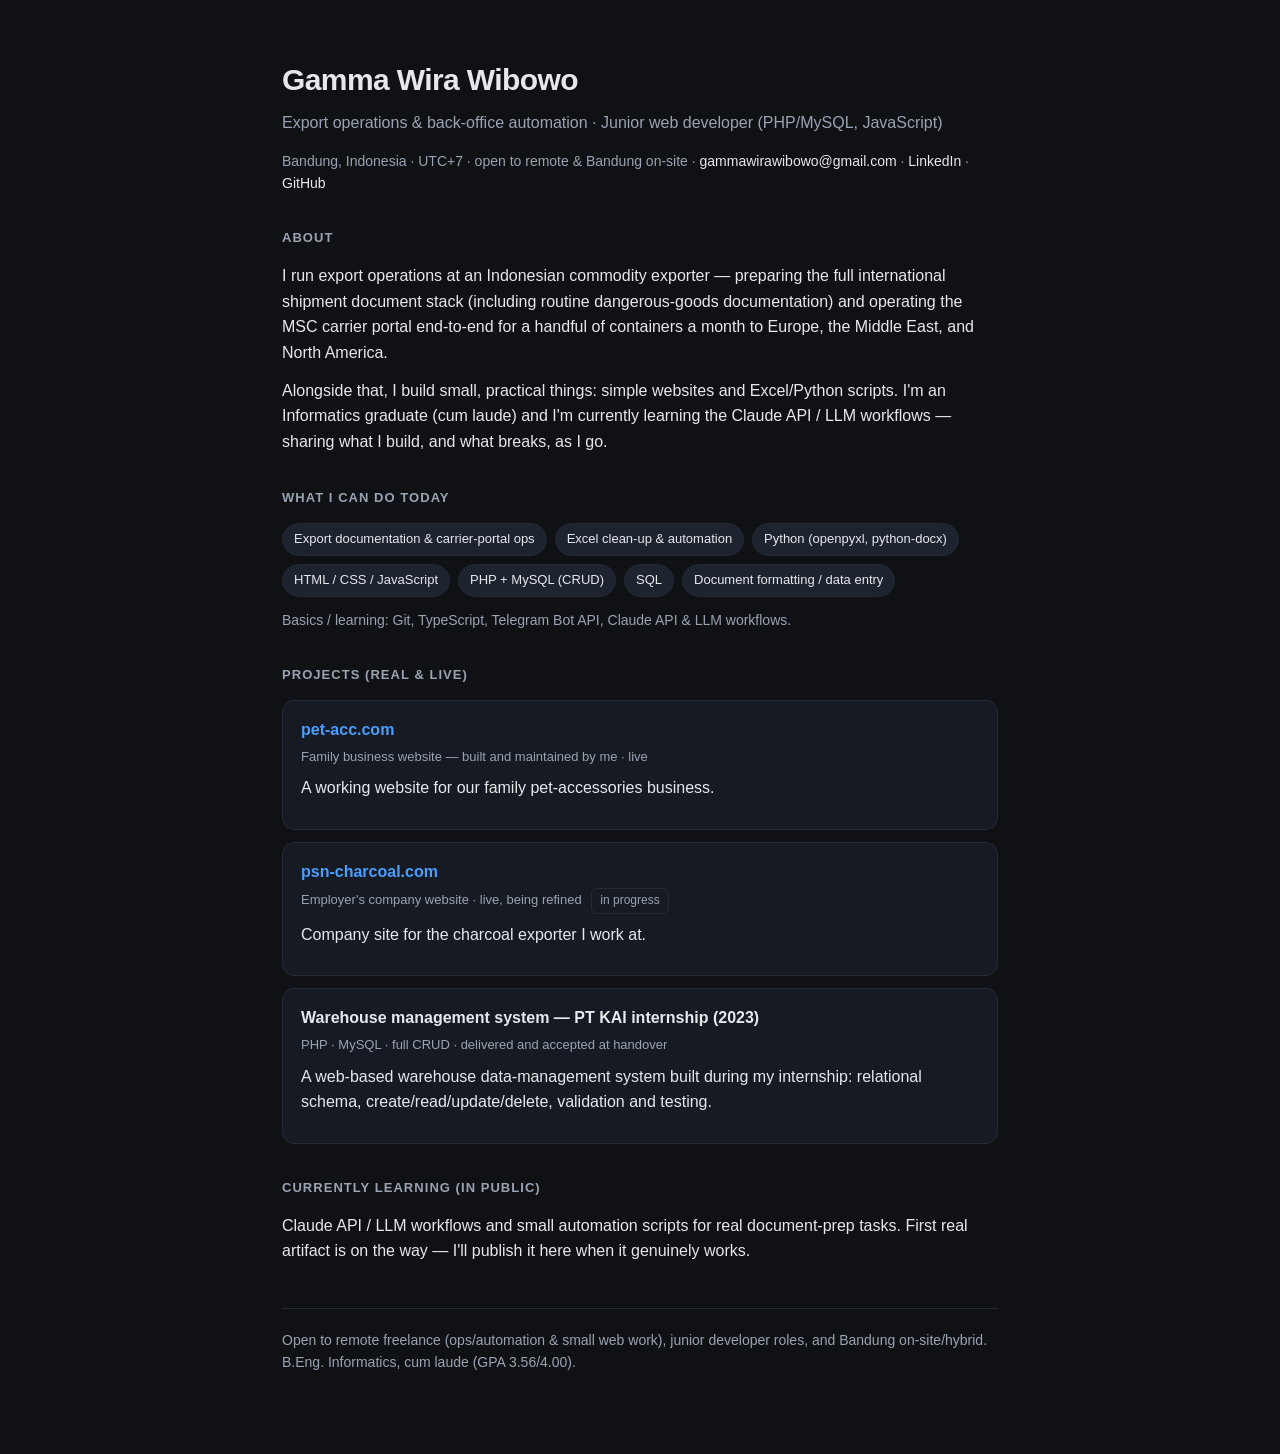
<file: index.html>
<!DOCTYPE html>
<html lang="en">
<head>
<meta charset="UTF-8" />
<meta name="viewport" content="width=device-width, initial-scale=1.0" />
<title>Gamma Wira Wibowo — Export Ops & Junior Web Developer</title>
<meta name="description" content="Export operations + back-office automation, and junior web development (PHP/MySQL, JavaScript). Excel & Python scripting. Learning AI/LLM in public. Bandung, Indonesia — open to remote." />
<style>
  :root{
    --bg:#0f1115; --panel:#161a22; --text:#e6e8ec; --muted:#9aa3b2;
    --accent:#4a9eff; --line:#242a35; --chip:#1d2430;
  }
  *{box-sizing:border-box;margin:0;padding:0}
  body{background:var(--bg);color:var(--text);font:16px/1.6 -apple-system,BlinkMacSystemFont,"Segoe UI",Roboto,Helvetica,Arial,sans-serif;-webkit-font-smoothing:antialiased}
  a{color:var(--accent);text-decoration:none}
  a:hover{text-decoration:underline}
  .wrap{max-width:760px;margin:0 auto;padding:56px 22px 80px}
  header h1{font-size:30px;letter-spacing:-.02em;margin-bottom:6px}
  header .role{color:var(--muted);font-size:16px;margin-bottom:14px}
  .meta{color:var(--muted);font-size:14px;margin-bottom:22px}
  .meta a{color:var(--text)}
  section{margin-top:34px}
  h2{font-size:13px;text-transform:uppercase;letter-spacing:.08em;color:var(--muted);margin-bottom:14px;font-weight:600}
  p{margin-bottom:12px}
  .card{background:var(--panel);border:1px solid var(--line);border-radius:12px;padding:16px 18px;margin-bottom:12px}
  .card h3{font-size:16px;margin-bottom:4px}
  .card .sub{color:var(--muted);font-size:13px;margin-bottom:8px}
  .chips{display:flex;flex-wrap:wrap;gap:8px;margin-top:6px}
  .chip{background:var(--chip);border:1px solid var(--line);border-radius:999px;padding:5px 11px;font-size:13px;color:var(--text)}
  .status{display:inline-block;font-size:12px;color:var(--muted);border:1px solid var(--line);border-radius:6px;padding:2px 8px;margin-left:6px}
  footer{margin-top:44px;padding-top:20px;border-top:1px solid var(--line);color:var(--muted);font-size:14px}
</style>
</head>
<body>
<div class="wrap">
  <header>
    <h1>Gamma Wira Wibowo</h1>
    <div class="role">Export operations &amp; back-office automation · Junior web developer (PHP/MySQL, JavaScript)</div>
    <div class="meta">
      Bandung, Indonesia · UTC+7 · open to remote &amp; Bandung on-site ·
      <a href="mailto:gammawirawibowo@gmail.com">gammawirawibowo@gmail.com</a> ·
      <a href="https://linkedin.com/in/gammawira">LinkedIn</a> ·
      <a href="https://github.com/Gamskie">GitHub</a>
    </div>
  </header>

  <section>
    <h2>About</h2>
    <p>I run export operations at an Indonesian commodity exporter — preparing the full international shipment document stack (including routine dangerous-goods documentation) and operating the MSC carrier portal end-to-end for a handful of containers a month to Europe, the Middle East, and North America.</p>
    <p>Alongside that, I build small, practical things: simple websites and Excel/Python scripts. I'm an Informatics graduate (cum laude) and I'm currently learning the Claude API / LLM workflows — sharing what I build, and what breaks, as I go.</p>
  </section>

  <section>
    <h2>What I can do today</h2>
    <div class="chips">
      <span class="chip">Export documentation &amp; carrier-portal ops</span>
      <span class="chip">Excel clean-up &amp; automation</span>
      <span class="chip">Python (openpyxl, python-docx)</span>
      <span class="chip">HTML / CSS / JavaScript</span>
      <span class="chip">PHP + MySQL (CRUD)</span>
      <span class="chip">SQL</span>
      <span class="chip">Document formatting / data entry</span>
    </div>
    <p style="margin-top:12px;color:var(--muted);font-size:14px">Basics / learning: Git, TypeScript, Telegram Bot API, Claude API &amp; LLM workflows.</p>
  </section>

  <section>
    <h2>Projects (real &amp; live)</h2>
    <div class="card">
      <h3><a href="https://pet-acc.com">pet-acc.com</a></h3>
      <div class="sub">Family business website — built and maintained by me · live</div>
      <p>A working website for our family pet-accessories business.</p>
    </div>
    <div class="card">
      <h3><a href="https://psn-charcoal.com">psn-charcoal.com</a></h3>
      <div class="sub">Employer's company website · live, being refined <span class="status">in progress</span></div>
      <p>Company site for the charcoal exporter I work at.</p>
    </div>
    <div class="card">
      <h3>Warehouse management system — PT KAI internship (2023)</h3>
      <div class="sub">PHP · MySQL · full CRUD · delivered and accepted at handover</div>
      <p>A web-based warehouse data-management system built during my internship: relational schema, create/read/update/delete, validation and testing.</p>
    </div>
  </section>

  <section>
    <h2>Currently learning (in public)</h2>
    <p>Claude API / LLM workflows and small automation scripts for real document-prep tasks. First real artifact is on the way — I'll publish it here when it genuinely works.</p>
  </section>

  <footer>
    Open to remote freelance (ops/automation &amp; small web work), junior developer roles, and Bandung on-site/hybrid. B.Eng. Informatics, cum laude (GPA 3.56/4.00).
  </footer>
</div>
</body>
</html>
</file>
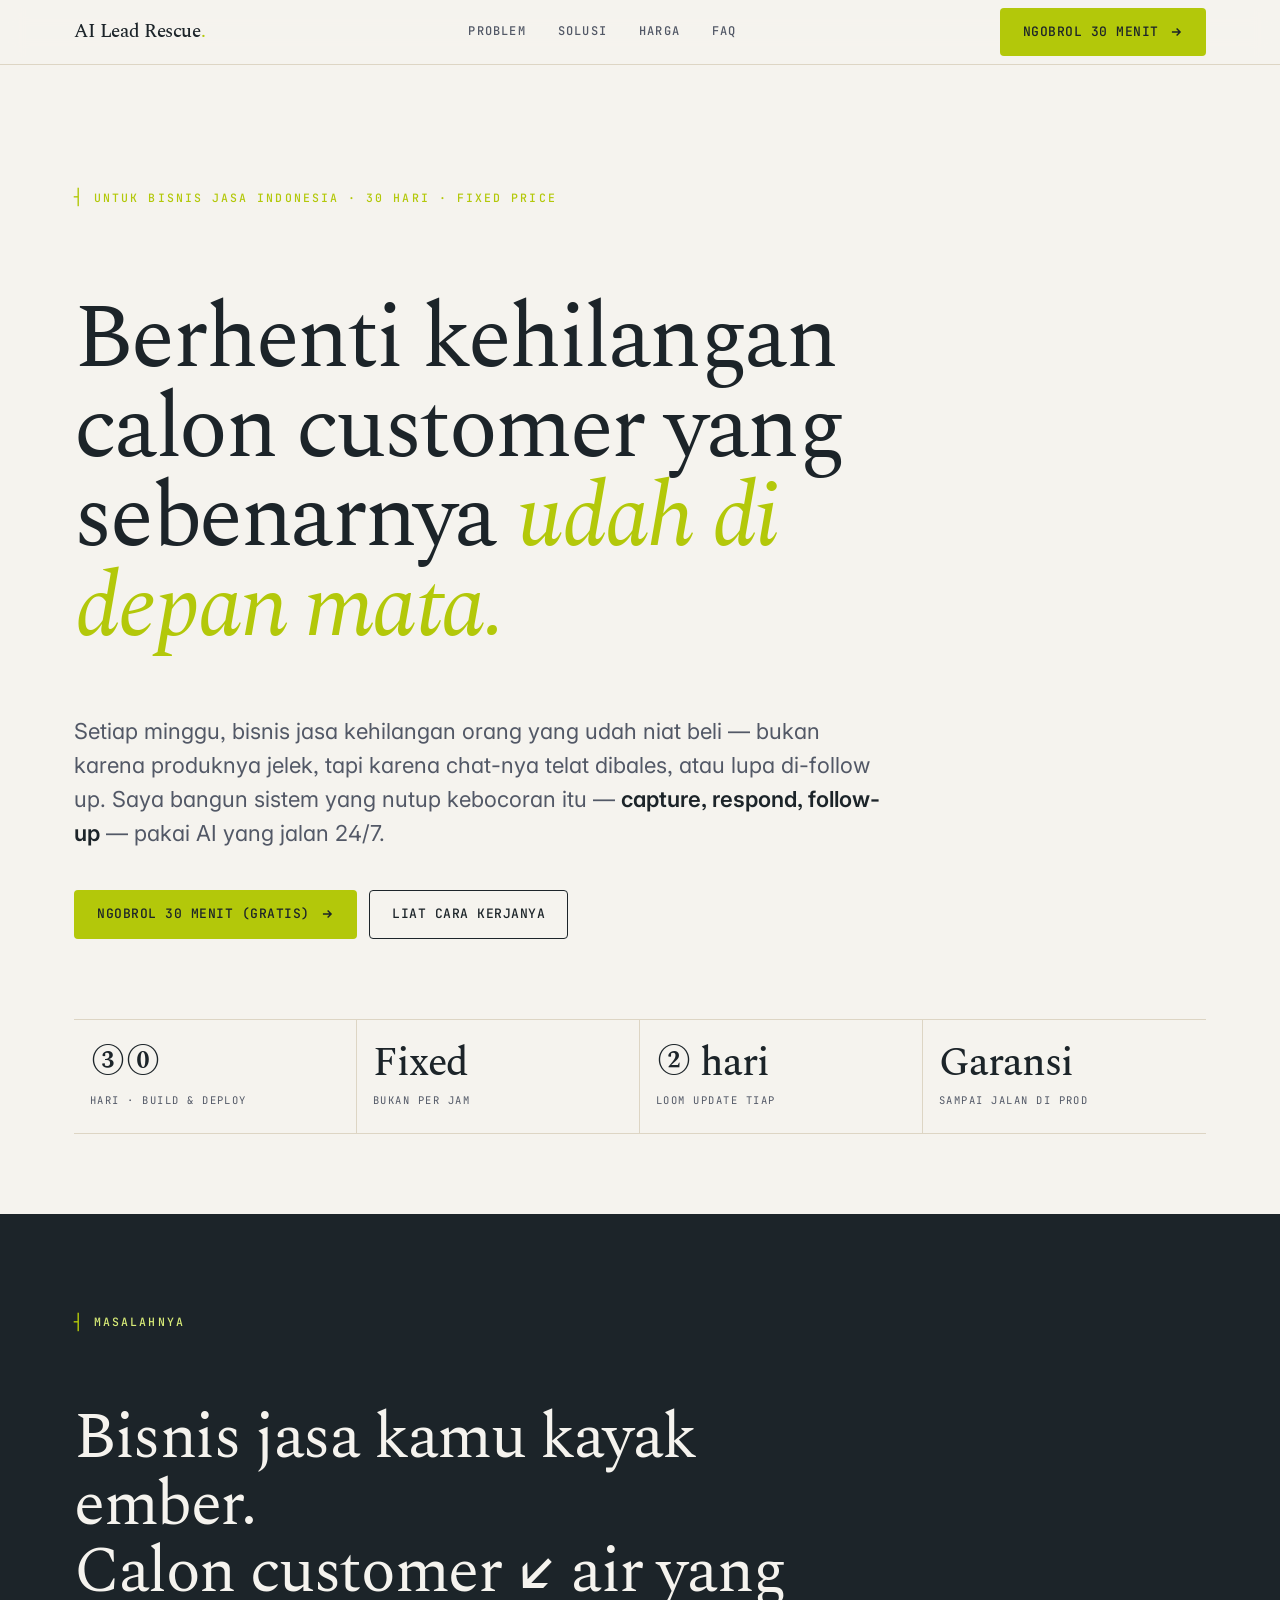
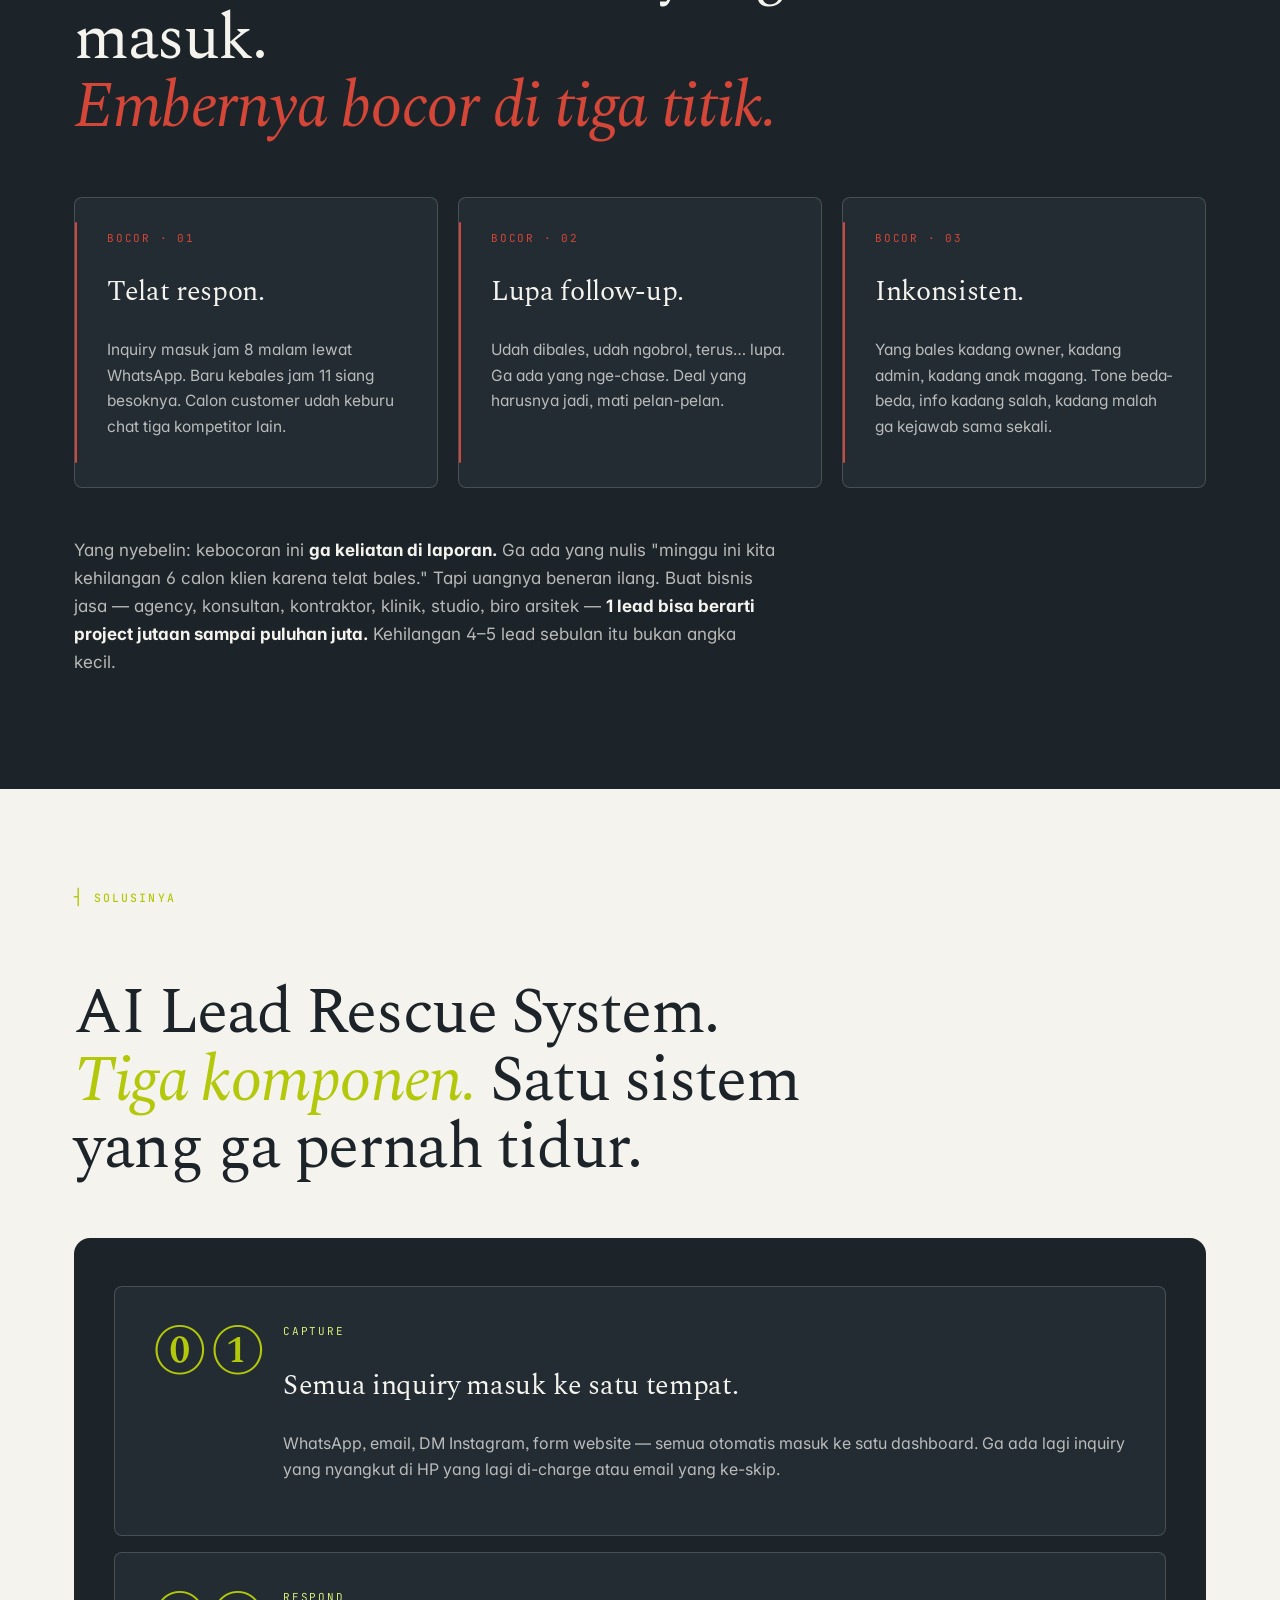
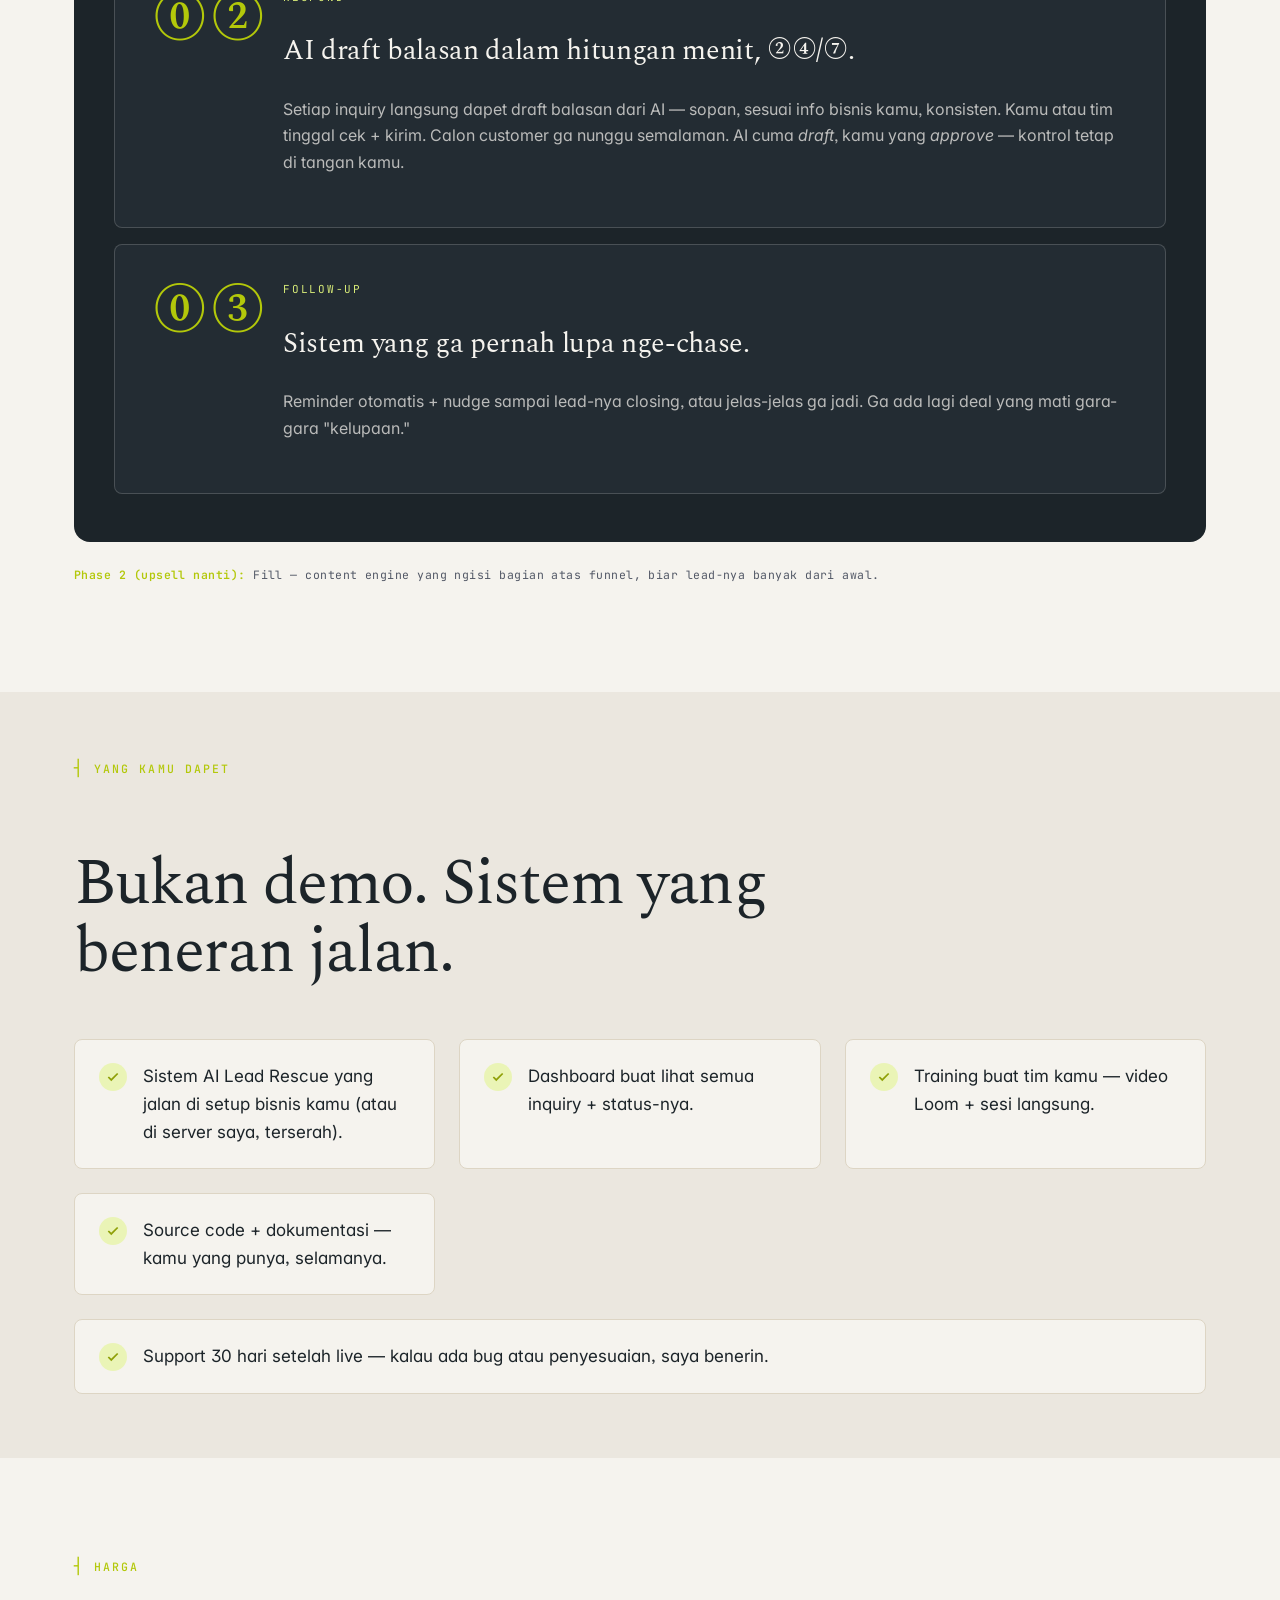
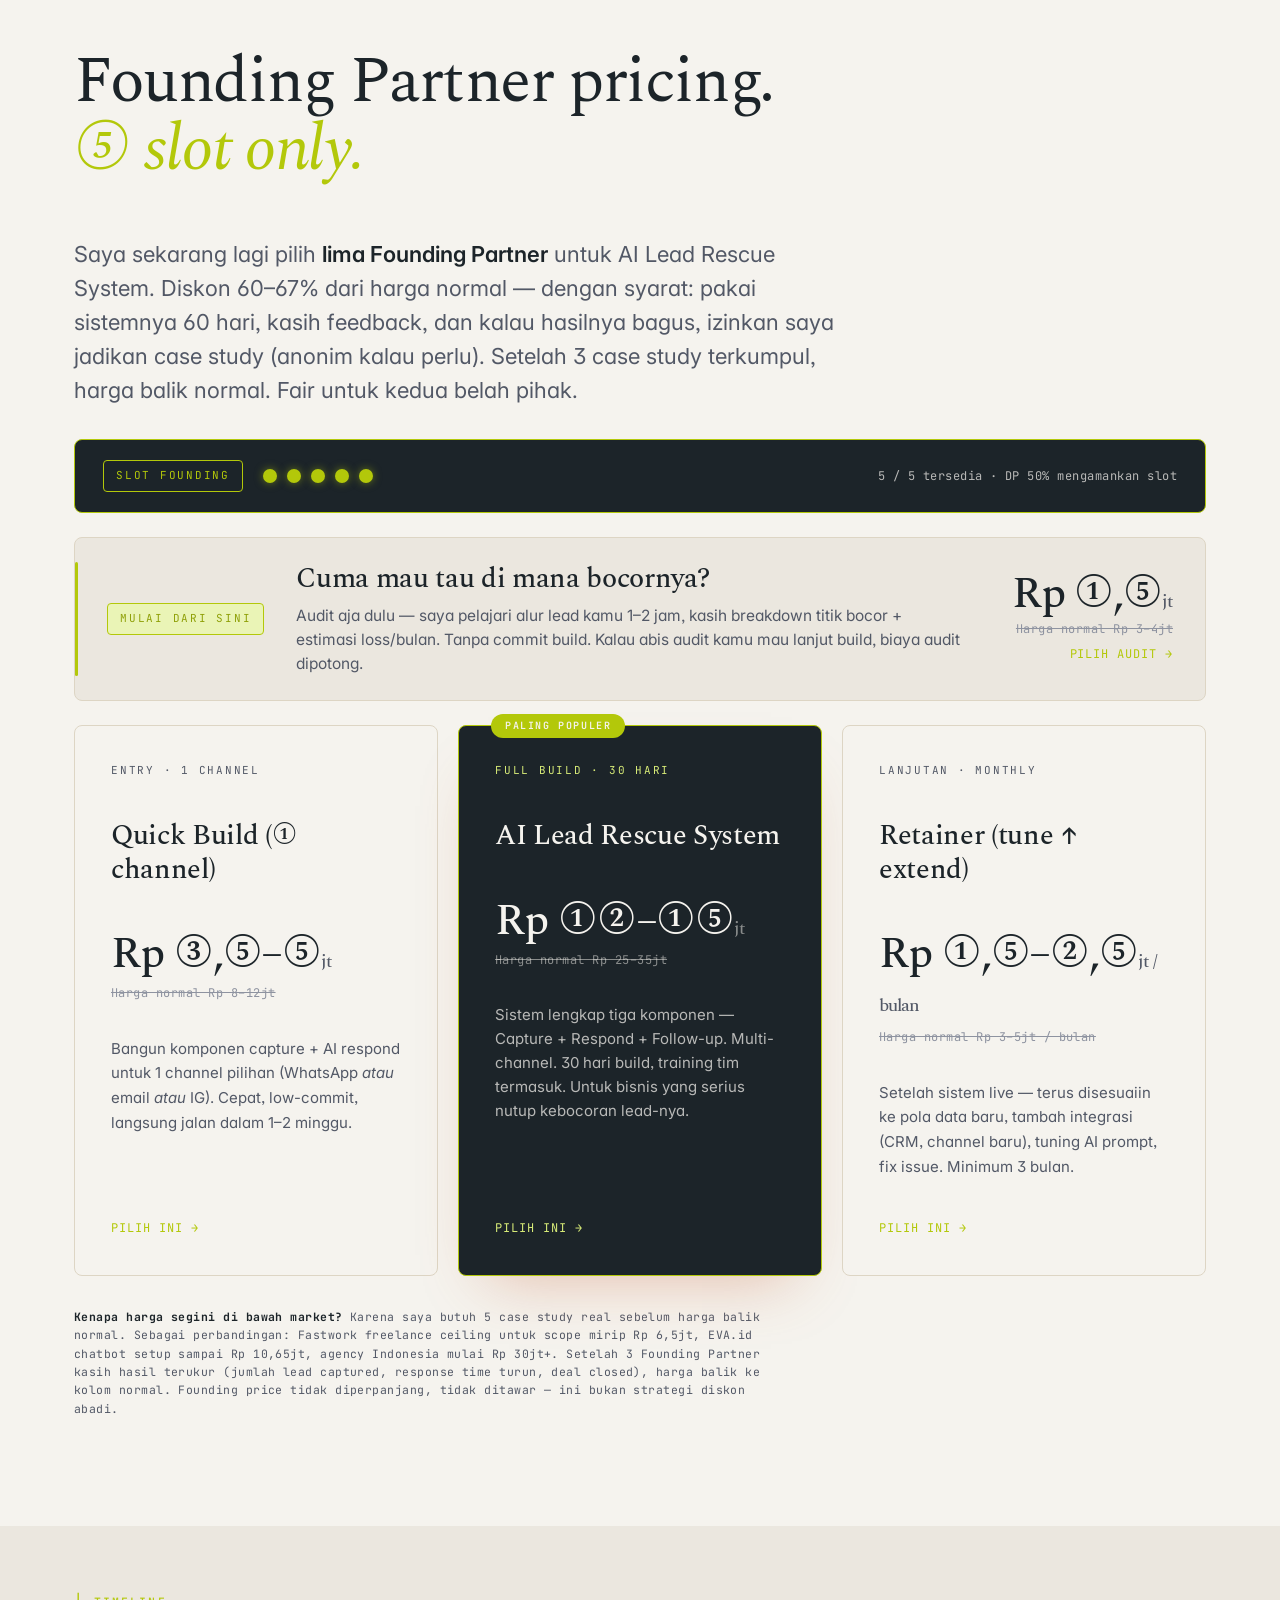
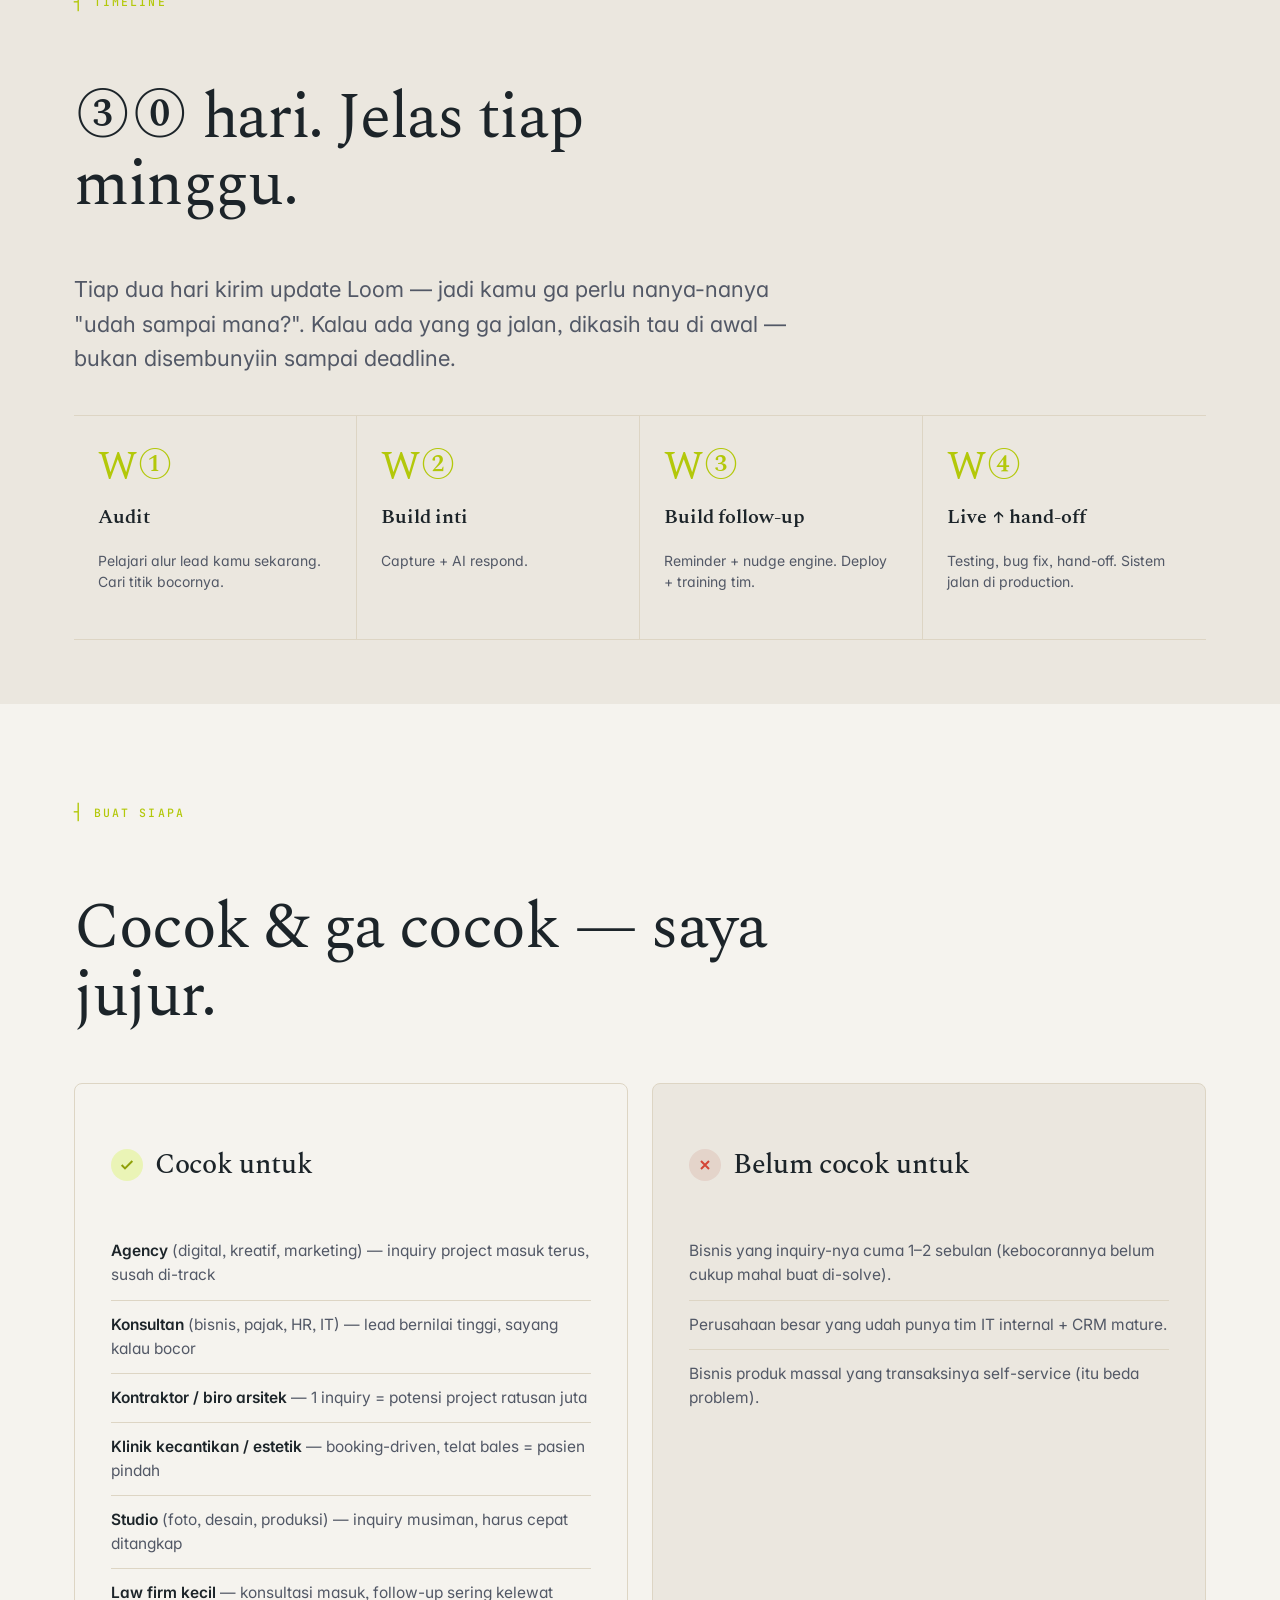
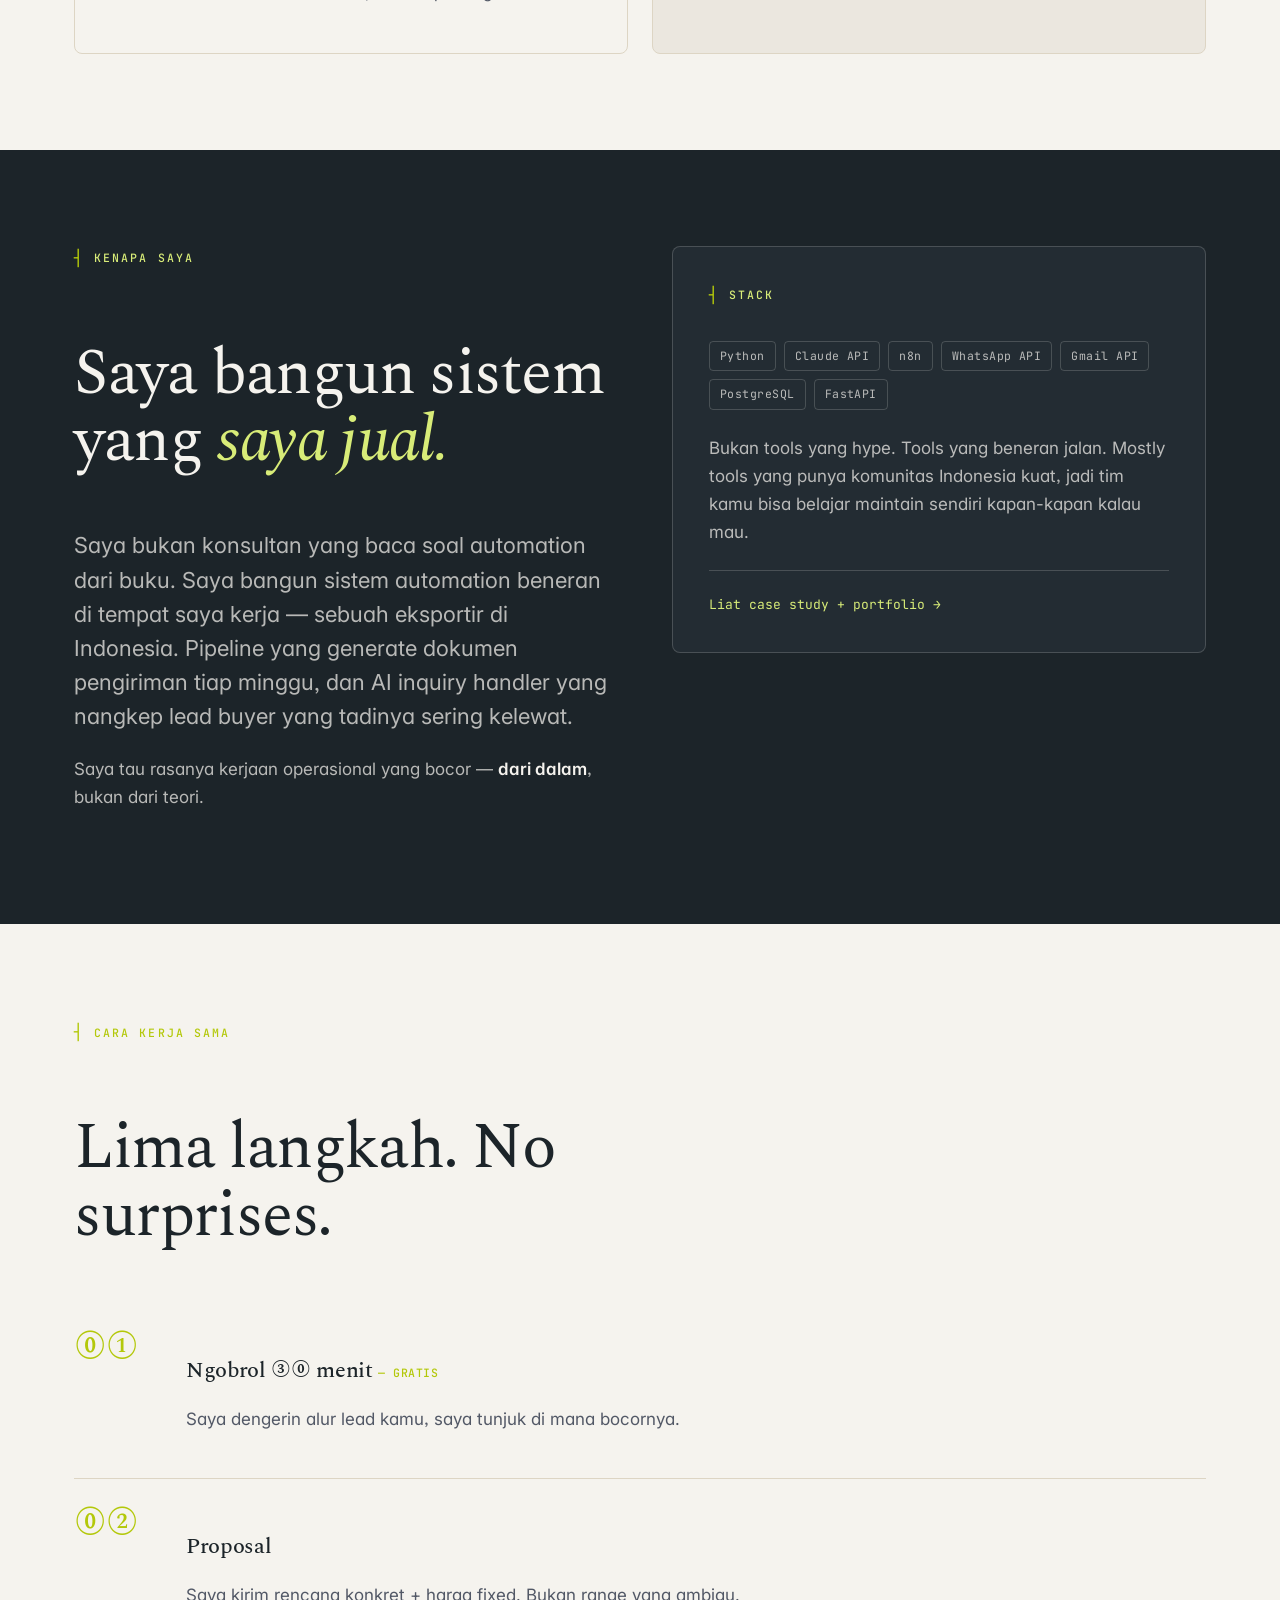
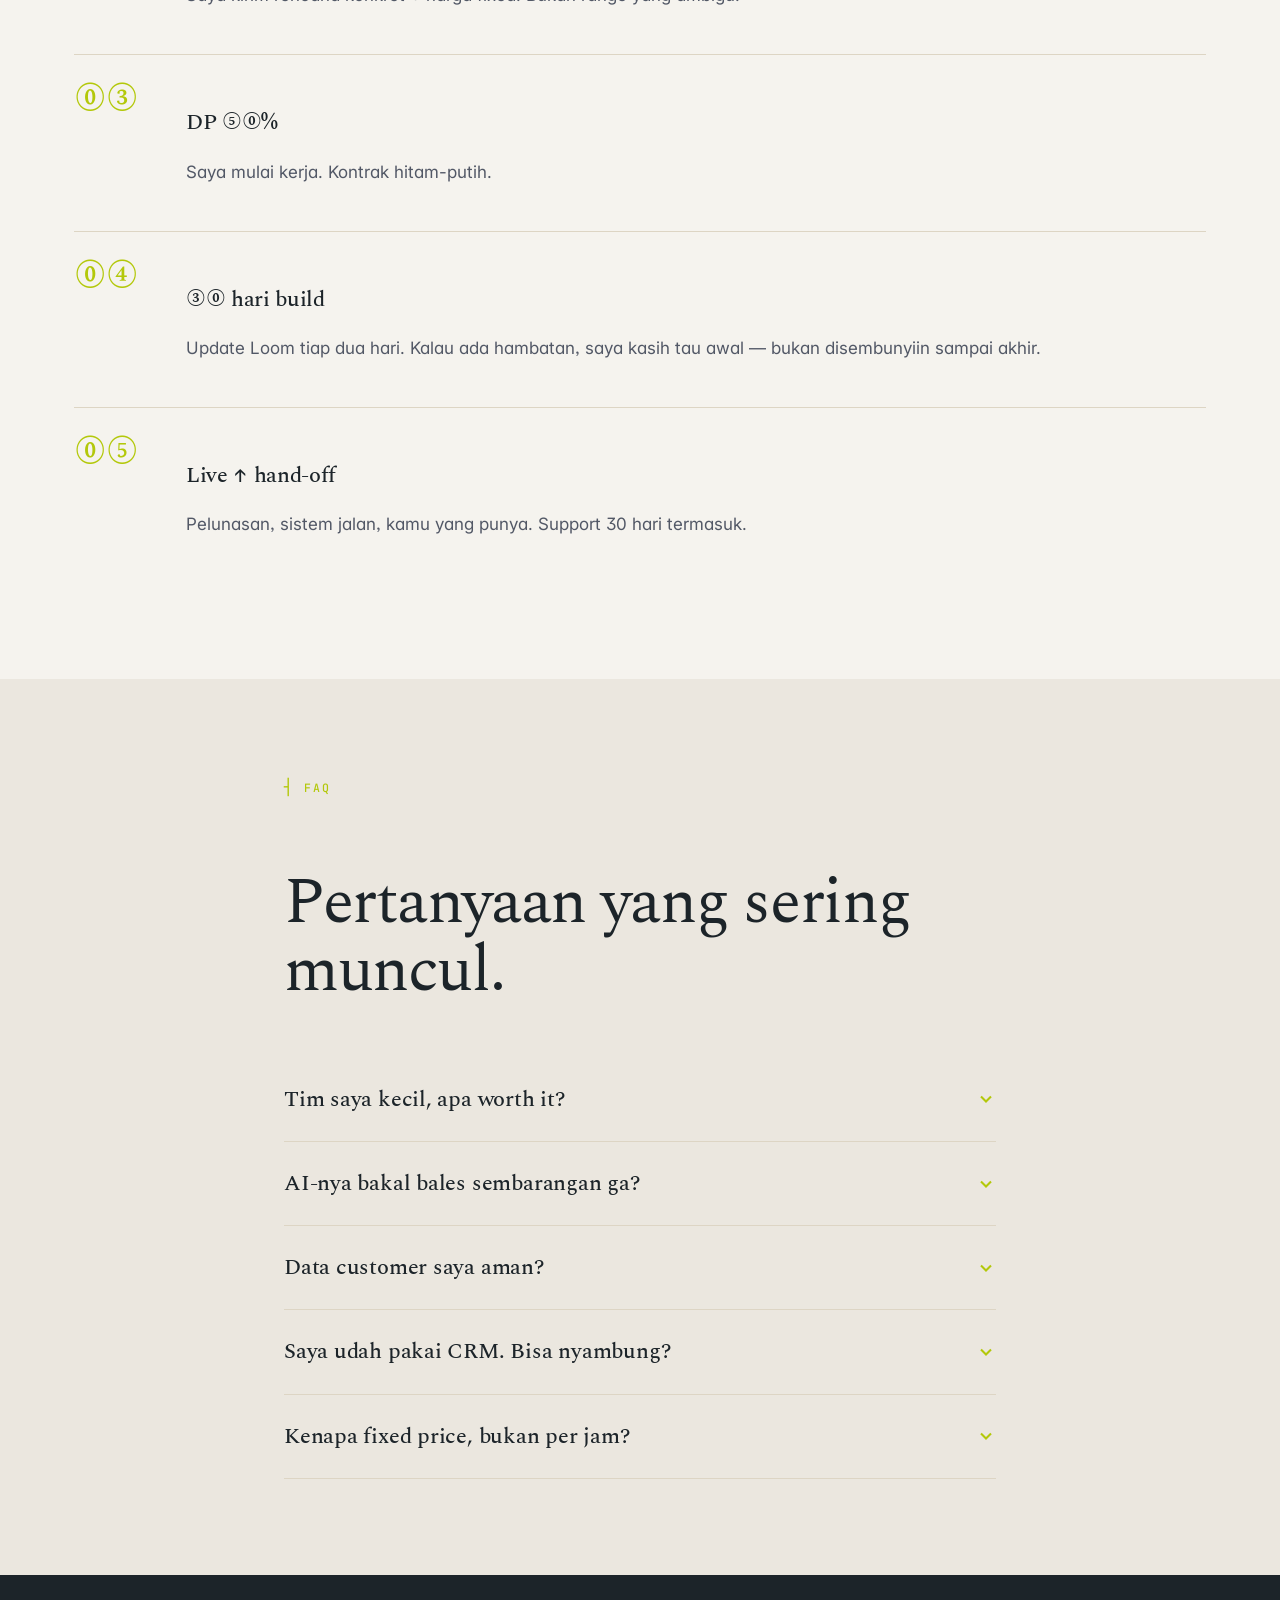
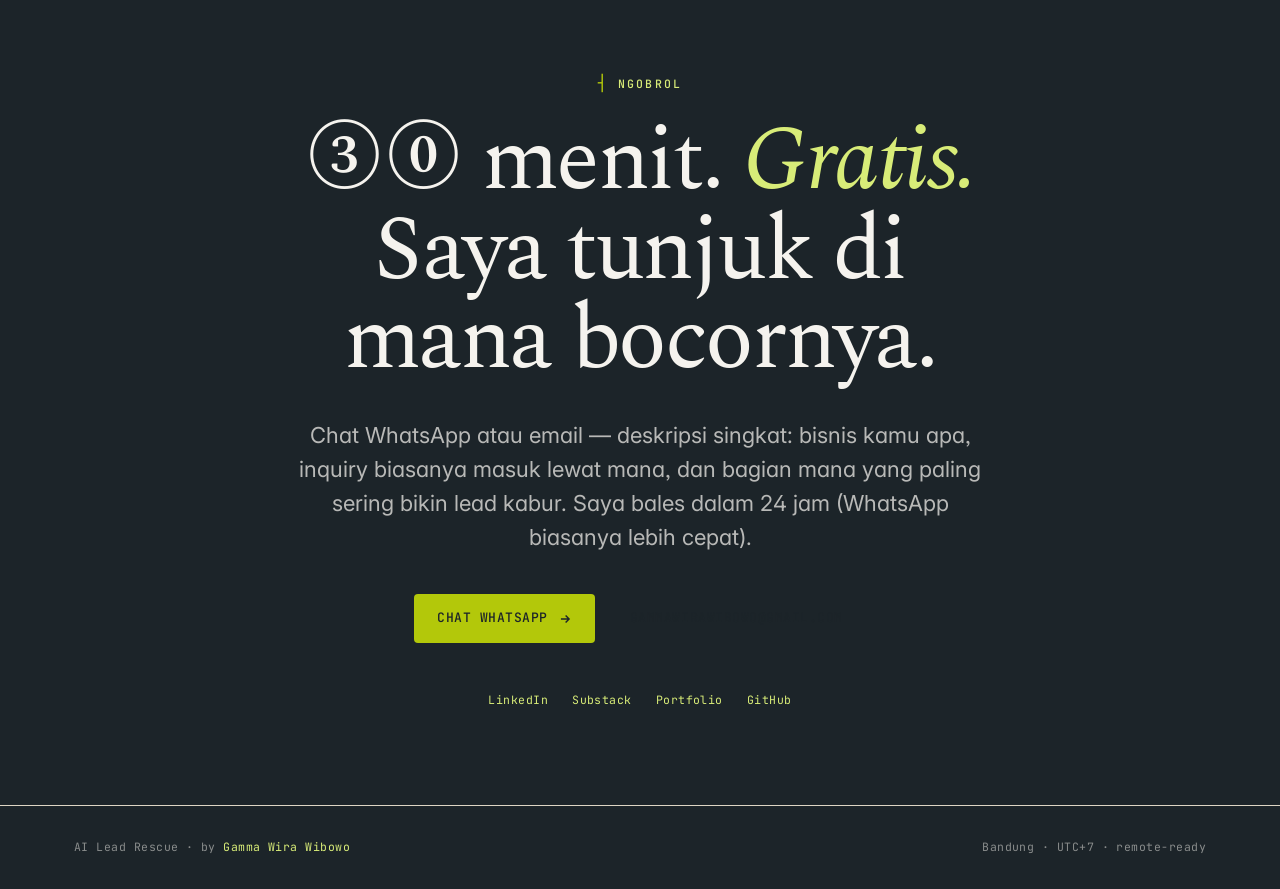
<file: lead-rescue/index.html>
<!DOCTYPE html>
<html lang="id">
<head>
<meta charset="UTF-8">
<meta name="viewport" content="width=device-width, initial-scale=1.0">
<title>AI Lead Rescue System — Berhenti kehilangan calon customer | Gamma Wira</title>
<meta name="description" content="Sistem AI yang nangkep setiap inquiry, balas dalam menit, follow-up sampai closing. Untuk bisnis jasa Indonesia: agency, konsultan, kontraktor, klinik, studio. Audit dari Rp 1,5jt, full build Founding Rp 12-15jt (5 slot terbatas).">
<meta name="theme-color" content="#1c2429">
<meta property="og:title" content="AI Lead Rescue System — Berhenti kehilangan calon customer">
<meta property="og:description" content="Sistem AI yang nutup kebocoran lead di bisnis jasa. Capture · Respond · Follow-up. 30 hari, fixed price.">
<meta property="og:type" content="website">
<link rel="icon" href="data:image/svg+xml,%3Csvg xmlns='http://www.w3.org/2000/svg' viewBox='0 0 32 32'%3E%3Crect width='32' height='32' rx='6' fill='%231c2429'/%3E%3Ctext x='16' y='23' font-family='Georgia,serif' font-size='20' font-weight='400' text-anchor='middle' fill='%23b3c80a'%3EL%3C/text%3E%3C/svg%3E">
<link rel="preconnect" href="https://fonts.googleapis.com">
<link rel="preconnect" href="https://fonts.gstatic.com" crossorigin>
<link href="https://fonts.googleapis.com/css2?family=Spectral:ital,wght@0,300;0,400;0,500;0,600;1,400;1,500&family=Inter:wght@400;500;600;700&family=JetBrains+Mono:wght@400;500&display=swap" rel="stylesheet">
<link rel="stylesheet" href="../assets/system.css">
<style>
  .grid-2 { display: grid; grid-template-columns: repeat(auto-fit, minmax(300px, 1fr)); gap: 24px; }
  .grid-3 { display: grid; grid-template-columns: repeat(auto-fit, minmax(260px, 1fr)); gap: 20px; }
  .grid-4 { display: grid; grid-template-columns: repeat(auto-fit, minmax(220px, 1fr)); gap: 16px; }

  .hero { padding: 120px 0 80px; }
  @media (max-width: 720px) { .hero { padding: 72px 0 56px; } }

  /* Leak cards — paper-light, danger tint border-left */
  .leak {
    padding: 32px;
    border-radius: var(--r-md);
    border: 1px solid var(--line-cream);
    background: var(--paper);
    position: relative;
  }
  .leak::before {
    content: '';
    position: absolute;
    left: 0;
    top: 24px;
    bottom: 24px;
    width: 2px;
    background: var(--danger);
    border-radius: 1px;
  }
  .leak-eyebrow {
    font-family: var(--font-mono);
    font-size: 11px;
    text-transform: uppercase;
    letter-spacing: 0.16em;
    color: var(--danger);
    margin-bottom: 12px;
  }

  /* Component step card on ink */
  .step-card {
    background: var(--ink-elevated);
    border: 1px solid var(--line-strong);
    border-radius: var(--r-md);
    padding: 36px;
    display: grid;
    grid-template-columns: 100px 1fr;
    gap: 32px;
    align-items: start;
  }
  @media (max-width: 720px) { .step-card { grid-template-columns: 1fr; gap: 16px; padding: 28px; } }
  .step-card-num {
    font-family: var(--font-display);
    font-size: 64px;
    line-height: 1;
    color: var(--ember);
    font-weight: 400;
  }
  .step-card-eyebrow {
    font-family: var(--font-mono);
    font-size: 11px;
    text-transform: uppercase;
    letter-spacing: 0.16em;
    color: var(--ember-soft);
    margin-bottom: 8px;
  }

  /* Get-what cards */
  .deliverable {
    display: flex;
    gap: 16px;
    padding: 22px 24px;
    border: 1px solid var(--line-cream);
    border-radius: var(--r-md);
    background: var(--paper);
  }
  .check-circle {
    flex-shrink: 0;
    width: 28px;
    height: 28px;
    border-radius: 50%;
    background: var(--ember-tint);
    color: var(--ember-deep);
    display: flex;
    align-items: center;
    justify-content: center;
    margin-top: 1px;
  }

  /* Pricing cards */
  .price-card {
    padding: 36px;
    border-radius: var(--r-md);
    border: 1px solid var(--line-cream);
    background: var(--paper);
    display: flex;
    flex-direction: column;
    position: relative;
  }
  .price-card.featured {
    background: var(--ink);
    color: var(--cream-text);
    border-color: var(--ember);
    box-shadow: 0 30px 60px -30px rgba(200,100,58,0.4);
  }
  .price-card.featured h3,
  .price-card.featured .price-value { color: var(--cream-text); }
  .price-eyebrow {
    font-family: var(--font-mono);
    font-size: 11px;
    text-transform: uppercase;
    letter-spacing: 0.16em;
    color: var(--ash);
    margin-bottom: 12px;
  }
  .price-card.featured .price-eyebrow { color: var(--ember-soft); }
  .price-tag-featured {
    position: absolute;
    top: -12px;
    left: 32px;
    padding: 4px 14px;
    background: var(--ember);
    color: var(--paper);
    border-radius: var(--r-full);
    font-family: var(--font-mono);
    font-size: 10px;
    text-transform: uppercase;
    letter-spacing: 0.16em;
    font-weight: 600;
  }
  .price-value {
    font-family: var(--font-display);
    font-size: 44px;
    line-height: 1;
    letter-spacing: -0.025em;
    font-weight: 500;
    color: var(--ink-text);
    margin: 18px 0 8px;
  }
  .price-value .unit { font-size: 18px; color: var(--ash); }
  .price-card.featured .price-value .unit { color: var(--cream-soft); }
  .price-usd {
    font-family: var(--font-mono);
    font-size: 13px;
    color: var(--ash);
    margin-bottom: 18px;
  }
  .price-card.featured .price-usd { color: var(--cream-soft); }
  .price-link {
    margin-top: auto;
    padding-top: 24px;
    font-family: var(--font-mono);
    font-size: 12px;
    letter-spacing: 0.08em;
    text-transform: uppercase;
    color: var(--ember);
    text-decoration: none;
    border-bottom: 1px solid transparent;
    align-self: flex-start;
  }
  .price-link:hover { border-bottom-color: var(--ember); }
  .price-card.featured .price-link { color: var(--ember-soft); }

  /* Timeline boxes */
  .timeline {
    display: grid;
    grid-template-columns: repeat(auto-fit, minmax(200px, 1fr));
    border-top: 1px solid var(--line-cream);
    border-bottom: 1px solid var(--line-cream);
  }
  .week {
    padding: 32px 24px;
    border-right: 1px solid var(--line-cream);
  }
  .week:last-child { border-right: none; }
  @media (max-width: 720px) {
    .timeline { grid-template-columns: repeat(2, 1fr); }
    .week:nth-child(2n) { border-right: none; }
    .week:nth-child(-n+2) { border-bottom: 1px solid var(--line-cream); }
  }
  .week-num {
    font-family: var(--font-display);
    font-size: 40px;
    line-height: 1;
    color: var(--ember);
  }

  /* Who is this for */
  .verdict-card {
    padding: 36px;
    border-radius: var(--r-md);
    border: 1px solid var(--line-cream);
    background: var(--paper);
  }
  .verdict-card.no { background: var(--paper-2); }
  .verdict-list { list-style: none; padding: 0; margin: 18px 0 0; }
  .verdict-list li {
    padding: 12px 0;
    font-size: 15.5px;
    line-height: 1.55;
    color: var(--ash);
    border-bottom: 1px solid var(--line-cream);
  }
  .verdict-list li:last-child { border-bottom: none; }
  .verdict-list strong { color: var(--ink-text); font-weight: 600; }

  /* Process steps */
  .proc-row {
    display: grid;
    grid-template-columns: 80px 1fr;
    gap: 32px;
    padding: 28px 0;
    border-bottom: 1px solid var(--line-cream);
    align-items: start;
  }
  .proc-row:last-child { border-bottom: none; }
  @media (max-width: 720px) { .proc-row { grid-template-columns: 60px 1fr; gap: 20px; } }
  .proc-num {
    font-family: var(--font-display);
    font-size: 36px;
    line-height: 1;
    color: var(--ember);
  }
  .proc-title {
    font-family: var(--font-display);
    font-size: 22px;
    letter-spacing: -0.015em;
    font-weight: 500;
    margin-bottom: 6px;
    color: var(--ink-text);
  }

  /* FAQ */
  details.faq {
    border-bottom: 1px solid var(--line-cream);
    padding: 24px 0;
  }
  details.faq > summary {
    list-style: none;
    cursor: pointer;
    display: flex;
    justify-content: space-between;
    align-items: center;
    gap: 16px;
    font-family: var(--font-display);
    font-size: 22px;
    letter-spacing: -0.01em;
    font-weight: 500;
    color: var(--ink-text);
  }
  details.faq > summary::-webkit-details-marker { display: none; }
  details.faq .chev {
    flex-shrink: 0;
    width: 20px;
    height: 20px;
    color: var(--ember);
    transition: transform 220ms var(--ease-out);
  }
  details.faq[open] .chev { transform: rotate(180deg); }
  details.faq .answer {
    margin-top: 14px;
    font-size: 16px;
    line-height: 1.7;
    color: var(--ash);
    max-width: 64ch;
  }

  /* Stack pills inside Why-me */
  .stack-pills { display: flex; flex-wrap: wrap; gap: 8px; margin-top: 16px; }

  .cta-row { display: flex; flex-wrap: wrap; gap: 12px; }
</style>
</head>
<body class="surface-paper">

<!-- NAV -->
<nav class="nav">
  <div class="container nav-inner">
    <a href="#top" class="brand-mark">AI Lead Rescue<span class="dot">.</span></a>
    <div class="nav-links">
      <a class="nav-link" href="#problem">Problem</a>
      <a class="nav-link" href="#solution">Solusi</a>
      <a class="nav-link" href="#pricing">Harga</a>
      <a class="nav-link" href="#faq">FAQ</a>
    </div>
    <a class="btn btn-primary" href="#contact">
      Ngobrol 30 menit
      <svg class="arrow" width="14" height="14" viewBox="0 0 24 24" fill="none" stroke="currentColor" stroke-width="2.5"><path d="M5 12h14M13 6l6 6-6 6"/></svg>
    </a>
  </div>
</nav>

<!-- HERO -->
<header id="top" class="hero">
  <div class="container">
    <div class="eyebrow" style="margin-bottom: 28px;">
      untuk bisnis jasa indonesia · 30 hari · fixed price
    </div>
    <h1 class="display t-hero" style="max-width: 18ch; color: var(--ink-text);">
      Berhenti kehilangan calon customer yang sebenarnya <em class="display-italic" style="color: var(--ember);">udah di depan mata.</em>
    </h1>
    <p class="t-lead" style="color: var(--ash); margin-top: 36px; max-width: 58ch;">
      Setiap minggu, bisnis jasa kehilangan orang yang udah niat beli — bukan karena produknya jelek, tapi karena chat-nya telat dibales, atau lupa di-follow up. Saya bangun sistem yang nutup kebocoran itu — <strong style="color: var(--ink-text); font-weight: 600;">capture, respond, follow-up</strong> — pakai AI yang jalan 24/7.
    </p>
    <div class="cta-row" style="margin-top: 40px;">
      <a class="btn btn-primary" href="https://wa.me/6583174237?text=Halo%20Gamma%2C%20saya%20lihat%20AI%20Lead%20Rescue.%20Boleh%20ngobrol%20soal%20lead%20bisnis%20saya%3F">
        Ngobrol 30 menit (gratis)
        <svg class="arrow" width="14" height="14" viewBox="0 0 24 24" fill="none" stroke="currentColor" stroke-width="2.5"><path d="M5 12h14M13 6l6 6-6 6"/></svg>
      </a>
      <a class="btn btn-ghost-light" href="#solution">Liat cara kerjanya</a>
    </div>

    <div class="stat-row" style="margin-top: 80px;">
      <div class="stat">
        <div class="stat-value">30</div>
        <div class="stat-label">Hari · build & deploy</div>
      </div>
      <div class="stat">
        <div class="stat-value">Fixed</div>
        <div class="stat-label">Bukan per jam</div>
      </div>
      <div class="stat">
        <div class="stat-value">2 hari</div>
        <div class="stat-label">Loom update tiap</div>
      </div>
      <div class="stat">
        <div class="stat-value">Garansi</div>
        <div class="stat-label">Sampai jalan di prod</div>
      </div>
    </div>
  </div>
</header>

<!-- PROBLEM -->
<section id="problem" class="surface-ink section">
  <div class="container">
    <div style="max-width: 760px; margin-bottom: 56px;">
      <div class="eyebrow" style="margin-bottom: 20px; color: var(--ember-soft);">Masalahnya</div>
      <h2 class="display t-display" style="color: var(--cream-text);">
        Bisnis jasa kamu kayak ember.<br>
        Calon customer = air yang masuk.<br>
        <em class="display-italic" style="color: var(--danger);">Embernya bocor di tiga titik.</em>
      </h2>
    </div>

    <div class="grid-3">
      <article class="leak" style="background: var(--ink-elevated); border-color: var(--line-strong);">
        <div class="leak-eyebrow">Bocor &middot; 01</div>
        <h3 class="display t-h3" style="color: var(--cream-text);">Telat respon.</h3>
        <p style="margin-top: 14px; color: var(--cream-muted); font-size: 15.5px; line-height: 1.65;">
          Inquiry masuk jam 8 malam lewat WhatsApp. Baru kebales jam 11 siang besoknya. Calon customer udah keburu chat tiga kompetitor lain.
        </p>
      </article>

      <article class="leak" style="background: var(--ink-elevated); border-color: var(--line-strong);">
        <div class="leak-eyebrow">Bocor &middot; 02</div>
        <h3 class="display t-h3" style="color: var(--cream-text);">Lupa follow-up.</h3>
        <p style="margin-top: 14px; color: var(--cream-muted); font-size: 15.5px; line-height: 1.65;">
          Udah dibales, udah ngobrol, terus… lupa. Ga ada yang nge-chase. Deal yang harusnya jadi, mati pelan-pelan.
        </p>
      </article>

      <article class="leak" style="background: var(--ink-elevated); border-color: var(--line-strong);">
        <div class="leak-eyebrow">Bocor &middot; 03</div>
        <h3 class="display t-h3" style="color: var(--cream-text);">Inkonsisten.</h3>
        <p style="margin-top: 14px; color: var(--cream-muted); font-size: 15.5px; line-height: 1.65;">
          Yang bales kadang owner, kadang admin, kadang anak magang. Tone beda-beda, info kadang salah, kadang malah ga kejawab sama sekali.
        </p>
      </article>
    </div>

    <p class="t-body" style="color: var(--cream-muted); margin-top: 48px; max-width: 64ch;">
      Yang nyebelin: kebocoran ini <strong style="color: var(--cream-text);">ga keliatan di laporan.</strong> Ga ada yang nulis "minggu ini kita kehilangan 6 calon klien karena telat bales." Tapi uangnya beneran ilang. Buat bisnis jasa &mdash; agency, konsultan, kontraktor, klinik, studio, biro arsitek &mdash; <strong style="color: var(--cream-text);">1 lead bisa berarti project jutaan sampai puluhan juta.</strong> Kehilangan 4&ndash;5 lead sebulan itu bukan angka kecil.
    </p>
  </div>
</section>

<!-- SOLUTION -->
<section id="solution" class="section">
  <div class="container">
    <div style="max-width: 760px; margin-bottom: 56px;">
      <div class="eyebrow" style="margin-bottom: 20px;">Solusinya</div>
      <h2 class="display t-display">
        AI Lead Rescue System.<br>
        <em class="display-italic" style="color: var(--ember);">Tiga komponen.</em> Satu sistem yang ga pernah tidur.
      </h2>
    </div>

    <div class="surface-ink" style="border-radius: var(--r-lg); padding: 48px 40px;">
      <div style="display: grid; gap: 16px;">
        <article class="step-card">
          <div>
            <div class="step-card-num">01</div>
          </div>
          <div>
            <div class="step-card-eyebrow">Capture</div>
            <h3 class="display t-h3" style="color: var(--cream-text);">Semua inquiry masuk ke satu tempat.</h3>
            <p style="margin-top: 12px; color: var(--cream-muted); font-size: 16px; line-height: 1.65;">
              WhatsApp, email, DM Instagram, form website &mdash; semua otomatis masuk ke satu dashboard. Ga ada lagi inquiry yang nyangkut di HP yang lagi di-charge atau email yang ke-skip.
            </p>
          </div>
        </article>

        <article class="step-card">
          <div>
            <div class="step-card-num">02</div>
          </div>
          <div>
            <div class="step-card-eyebrow">Respond</div>
            <h3 class="display t-h3" style="color: var(--cream-text);">AI draft balasan dalam hitungan menit, 24/7.</h3>
            <p style="margin-top: 12px; color: var(--cream-muted); font-size: 16px; line-height: 1.65;">
              Setiap inquiry langsung dapet draft balasan dari AI &mdash; sopan, sesuai info bisnis kamu, konsisten. Kamu atau tim tinggal cek + kirim. Calon customer ga nunggu semalaman. AI cuma <em>draft</em>, kamu yang <em>approve</em> &mdash; kontrol tetap di tangan kamu.
            </p>
          </div>
        </article>

        <article class="step-card">
          <div>
            <div class="step-card-num">03</div>
          </div>
          <div>
            <div class="step-card-eyebrow">Follow-up</div>
            <h3 class="display t-h3" style="color: var(--cream-text);">Sistem yang ga pernah lupa nge-chase.</h3>
            <p style="margin-top: 12px; color: var(--cream-muted); font-size: 16px; line-height: 1.65;">
              Reminder otomatis + nudge sampai lead-nya closing, atau jelas-jelas ga jadi. Ga ada lagi deal yang mati gara-gara "kelupaan."
            </p>
          </div>
        </article>
      </div>
    </div>

    <p class="fineprint" style="margin-top: 24px; color: var(--ash);">
      <strong style="color: var(--ember); font-weight: 600;">Phase 2 (upsell nanti):</strong> Fill &mdash; content engine yang ngisi bagian atas funnel, biar lead-nya banyak dari awal.
    </p>
  </div>
</section>

<!-- WHAT YOU GET -->
<section class="surface-paper-2 section-tight">
  <div class="container">
    <div style="max-width: 720px; margin-bottom: 48px;">
      <div class="eyebrow" style="margin-bottom: 20px;">Yang kamu dapet</div>
      <h2 class="display t-display">Bukan demo. Sistem yang beneran jalan.</h2>
    </div>

    <div class="grid-2">
      <div class="deliverable">
        <div class="check-circle">
          <svg width="14" height="14" viewBox="0 0 24 24" fill="none" stroke="currentColor" stroke-width="3"><path d="M20 6L9 17l-5-5"/></svg>
        </div>
        <span class="t-body" style="color: var(--ink-text);">Sistem AI Lead Rescue yang jalan di setup bisnis kamu (atau di server saya, terserah).</span>
      </div>
      <div class="deliverable">
        <div class="check-circle">
          <svg width="14" height="14" viewBox="0 0 24 24" fill="none" stroke="currentColor" stroke-width="3"><path d="M20 6L9 17l-5-5"/></svg>
        </div>
        <span class="t-body" style="color: var(--ink-text);">Dashboard buat lihat semua inquiry + status-nya.</span>
      </div>
      <div class="deliverable">
        <div class="check-circle">
          <svg width="14" height="14" viewBox="0 0 24 24" fill="none" stroke="currentColor" stroke-width="3"><path d="M20 6L9 17l-5-5"/></svg>
        </div>
        <span class="t-body" style="color: var(--ink-text);">Training buat tim kamu &mdash; video Loom + sesi langsung.</span>
      </div>
      <div class="deliverable">
        <div class="check-circle">
          <svg width="14" height="14" viewBox="0 0 24 24" fill="none" stroke="currentColor" stroke-width="3"><path d="M20 6L9 17l-5-5"/></svg>
        </div>
        <span class="t-body" style="color: var(--ink-text);">Source code + dokumentasi &mdash; kamu yang punya, selamanya.</span>
      </div>
      <div class="deliverable" style="grid-column: 1 / -1;">
        <div class="check-circle">
          <svg width="14" height="14" viewBox="0 0 24 24" fill="none" stroke="currentColor" stroke-width="3"><path d="M20 6L9 17l-5-5"/></svg>
        </div>
        <span class="t-body" style="color: var(--ink-text);">Support 30 hari setelah live &mdash; kalau ada bug atau penyesuaian, saya benerin.</span>
      </div>
    </div>
  </div>
</section>

<!-- PRICING -->
<section id="pricing" class="section">
  <div class="container">
    <div style="max-width: 760px; margin-bottom: 32px;">
      <div class="eyebrow" style="margin-bottom: 20px;">Harga</div>
      <h2 class="display t-display">Founding Partner pricing.<br><em class="display-italic" style="color: var(--ember);">5 slot only.</em></h2>
      <p class="t-lead" style="color: var(--ash); margin-top: 20px;">
        Saya sekarang lagi pilih <strong style="color: var(--ink-text); font-weight: 600;">lima Founding Partner</strong> untuk AI Lead Rescue System. Diskon 60–67% dari harga normal — dengan syarat: pakai sistemnya 60 hari, kasih feedback, dan kalau hasilnya bagus, izinkan saya jadikan case study (anonim kalau perlu). Setelah 3 case study terkumpul, harga balik normal. Fair untuk kedua belah pihak.
      </p>
    </div>

    <div class="founding-banner">
      <div class="founding-badge">Slot Founding</div>
      <div class="founding-slots">
        <span class="slot-dot open"></span>
        <span class="slot-dot open"></span>
        <span class="slot-dot open"></span>
        <span class="slot-dot open"></span>
        <span class="slot-dot open"></span>
      </div>
      <div class="founding-meta">5 / 5 tersedia · DP 50% mengamankan slot</div>
    </div>

    <!-- TIER 0 — foot in door audit only -->
    <article class="tier-zero">
      <div class="tier-zero-tag">Mulai dari sini</div>
      <div class="tier-zero-body">
        <h3 class="display t-h3" style="font-weight: 500; margin: 0;">Cuma mau tau di mana bocornya?</h3>
        <p style="color: var(--ash); font-size: 15.5px; line-height: 1.55; margin: 8px 0 0;">Audit aja dulu &mdash; saya pelajari alur lead kamu 1&ndash;2 jam, kasih breakdown titik bocor + estimasi loss/bulan. Tanpa commit build. Kalau abis audit kamu mau lanjut build, biaya audit dipotong.</p>
      </div>
      <div class="tier-zero-price">
        <div class="price-value" style="margin: 0;">Rp 1,5<span class="unit">jt</span></div>
        <div class="price-strike" style="margin: 4px 0 0;">Harga normal Rp 3&ndash;4jt</div>
        <a class="price-link" href="#contact" style="margin-top: 12px; padding-top: 0;">Pilih audit &rarr;</a>
      </div>
    </article>

    <div class="grid-3" style="margin-top: 24px;">
      <article class="price-card">
        <div class="price-eyebrow">Entry · 1 channel</div>
        <h3 class="display t-h3" style="font-weight: 500;">Quick Build (1 channel)</h3>
        <div class="price-value">Rp 3,5&ndash;5<span class="unit">jt</span></div>
        <div class="price-strike">Harga normal Rp 8&ndash;12jt</div>
        <p class="t-body" style="color: var(--ash); font-size: 15px;">Bangun komponen capture + AI respond untuk 1 channel pilihan (WhatsApp <em>atau</em> email <em>atau</em> IG). Cepat, low-commit, langsung jalan dalam 1&ndash;2 minggu.</p>
        <a class="price-link" href="#contact">Pilih ini &rarr;</a>
      </article>

      <article class="price-card featured">
        <span class="price-tag-featured">Paling populer</span>
        <div class="price-eyebrow">Full build · 30 hari</div>
        <h3 class="display t-h3" style="font-weight: 500;">AI Lead Rescue System</h3>
        <div class="price-value">Rp 12&ndash;15<span class="unit">jt</span></div>
        <div class="price-strike">Harga normal Rp 25&ndash;35jt</div>
        <p style="color: var(--cream-muted); font-size: 15px; line-height: 1.6;">Sistem lengkap tiga komponen &mdash; Capture + Respond + Follow-up. Multi-channel. 30 hari build, training tim termasuk. Untuk bisnis yang serius nutup kebocoran lead-nya.</p>
        <a class="price-link" href="#contact">Pilih ini &rarr;</a>
      </article>

      <article class="price-card">
        <div class="price-eyebrow">Lanjutan · monthly</div>
        <h3 class="display t-h3" style="font-weight: 500;">Retainer (tune + extend)</h3>
        <div class="price-value">Rp 1,5&ndash;2,5<span class="unit">jt / bulan</span></div>
        <div class="price-strike">Harga normal Rp 3&ndash;5jt / bulan</div>
        <p class="t-body" style="color: var(--ash); font-size: 15px;">Setelah sistem live &mdash; terus disesuaiin ke pola data baru, tambah integrasi (CRM, channel baru), tuning AI prompt, fix issue. Minimum 3 bulan.</p>
        <a class="price-link" href="#contact">Pilih ini &rarr;</a>
      </article>
    </div>

    <p class="fineprint" style="margin-top: 32px; max-width: 720px; color: var(--ash);">
      <strong style="color: var(--ink-text);">Kenapa harga segini di bawah market?</strong> Karena saya butuh 5 case study real sebelum harga balik normal. Sebagai perbandingan: Fastwork freelance ceiling untuk scope mirip Rp 6,5jt, EVA.id chatbot setup sampai Rp 10,65jt, agency Indonesia mulai Rp 30jt+. Setelah 3 Founding Partner kasih hasil terukur (jumlah lead captured, response time turun, deal closed), harga balik ke kolom normal. Founding price tidak diperpanjang, tidak ditawar &mdash; ini bukan strategi diskon abadi.
    </p>
  </div>
</section>

<style>
  .founding-banner {
    display: flex;
    flex-wrap: wrap;
    align-items: center;
    gap: 20px;
    padding: 20px 28px;
    background: var(--ink);
    color: var(--cream-text);
    border-radius: var(--r-md);
    border: 1px solid var(--ember);
  }
  .founding-badge {
    font-family: var(--font-mono);
    font-size: 11px;
    letter-spacing: 0.16em;
    text-transform: uppercase;
    color: var(--ember);
    padding: 6px 12px;
    border: 1px solid var(--ember);
    border-radius: var(--r-sm);
  }
  .founding-slots { display: flex; gap: 10px; align-items: center; }
  .slot-dot {
    width: 14px;
    height: 14px;
    border-radius: 50%;
    background: transparent;
    border: 2px solid var(--ember);
    display: inline-block;
  }
  .slot-dot.open { background: var(--ember); box-shadow: 0 0 8px rgba(179,200,10,0.5); }
  .slot-dot.taken { background: transparent; opacity: 0.3; }
  .founding-meta {
    font-family: var(--font-mono);
    font-size: 12px;
    letter-spacing: 0.04em;
    color: var(--cream-muted);
    margin-left: auto;
  }
  .price-strike {
    font-family: var(--font-mono);
    font-size: 12px;
    letter-spacing: 0.04em;
    color: var(--ash-soft);
    text-decoration: line-through;
    margin-bottom: 18px;
  }
  .price-card.featured .price-strike { color: var(--cream-soft); }

  /* Tier 0 — foot-in-door audit-only callout */
  .tier-zero {
    display: grid;
    grid-template-columns: auto 1fr auto;
    gap: 32px;
    align-items: center;
    padding: 24px 32px;
    margin-top: 24px;
    background: var(--paper-2);
    border: 1px solid var(--line-cream);
    border-radius: var(--r-md);
    position: relative;
  }
  .tier-zero::before {
    content: '';
    position: absolute;
    left: 0;
    top: 24px;
    bottom: 24px;
    width: 3px;
    background: var(--ember);
    border-radius: 2px;
  }
  .tier-zero-tag {
    font-family: var(--font-mono);
    font-size: 11px;
    text-transform: uppercase;
    letter-spacing: 0.16em;
    color: var(--ember-deep);
    padding: 6px 12px;
    border: 1px solid var(--ember);
    border-radius: var(--r-sm);
    background: var(--ember-tint);
    white-space: nowrap;
  }
  .tier-zero-body { min-width: 0; }
  .tier-zero-price { text-align: right; min-width: 180px; }
  @media (max-width: 820px) {
    .tier-zero { grid-template-columns: 1fr; gap: 14px; padding: 22px 24px; text-align: left; }
    .tier-zero-tag { justify-self: start; }
    .tier-zero-price { text-align: left; min-width: 0; }
    .tier-zero::before { left: 0; top: 0; bottom: auto; width: 100%; height: 3px; }
  }

  @media (max-width: 720px) {
    .founding-banner { gap: 14px; padding: 16px 20px; }
    .founding-meta { margin-left: 0; }
  }
</style>

<!-- TIMELINE -->
<section class="surface-paper-2 section-tight">
  <div class="container">
    <div style="max-width: 720px; margin-bottom: 40px;">
      <div class="eyebrow" style="margin-bottom: 20px;">Timeline</div>
      <h2 class="display t-display">30 hari. Jelas tiap minggu.</h2>
      <p class="t-lead" style="color: var(--ash); margin-top: 20px;">
        Tiap dua hari kirim update Loom &mdash; jadi kamu ga perlu nanya-nanya "udah sampai mana?". Kalau ada yang ga jalan, dikasih tau di awal &mdash; bukan disembunyiin sampai deadline.
      </p>
    </div>

    <div class="timeline">
      <div class="week">
        <div class="week-num">W1</div>
        <h3 class="display t-h4" style="margin-top: 16px;">Audit</h3>
        <p class="t-small" style="color: var(--ash); margin-top: 8px;">Pelajari alur lead kamu sekarang. Cari titik bocornya.</p>
      </div>
      <div class="week">
        <div class="week-num">W2</div>
        <h3 class="display t-h4" style="margin-top: 16px;">Build inti</h3>
        <p class="t-small" style="color: var(--ash); margin-top: 8px;">Capture + AI respond.</p>
      </div>
      <div class="week">
        <div class="week-num">W3</div>
        <h3 class="display t-h4" style="margin-top: 16px;">Build follow-up</h3>
        <p class="t-small" style="color: var(--ash); margin-top: 8px;">Reminder + nudge engine. Deploy + training tim.</p>
      </div>
      <div class="week">
        <div class="week-num">W4</div>
        <h3 class="display t-h4" style="margin-top: 16px;">Live + hand-off</h3>
        <p class="t-small" style="color: var(--ash); margin-top: 8px;">Testing, bug fix, hand-off. Sistem jalan di production.</p>
      </div>
    </div>
  </div>
</section>

<!-- WHO IS THIS FOR -->
<section class="section">
  <div class="container">
    <div style="max-width: 720px; margin-bottom: 48px;">
      <div class="eyebrow" style="margin-bottom: 20px;">Buat siapa</div>
      <h2 class="display t-display">Cocok &amp; ga cocok &mdash; saya jujur.</h2>
    </div>

    <div class="grid-2">
      <article class="verdict-card">
        <div style="display: flex; align-items: center; gap: 12px;">
          <div style="width: 32px; height: 32px; border-radius: 50%; background: var(--ember-tint); color: var(--ember-deep); display: flex; align-items: center; justify-content: center;">
            <svg width="16" height="16" viewBox="0 0 24 24" fill="none" stroke="currentColor" stroke-width="3"><path d="M20 6L9 17l-5-5"/></svg>
          </div>
          <h3 class="display t-h3" style="font-weight: 500;">Cocok untuk</h3>
        </div>
        <ul class="verdict-list">
          <li><strong>Agency</strong> (digital, kreatif, marketing) &mdash; inquiry project masuk terus, susah di-track</li>
          <li><strong>Konsultan</strong> (bisnis, pajak, HR, IT) &mdash; lead bernilai tinggi, sayang kalau bocor</li>
          <li><strong>Kontraktor / biro arsitek</strong> &mdash; 1 inquiry = potensi project ratusan juta</li>
          <li><strong>Klinik kecantikan / estetik</strong> &mdash; booking-driven, telat bales = pasien pindah</li>
          <li><strong>Studio</strong> (foto, desain, produksi) &mdash; inquiry musiman, harus cepat ditangkap</li>
          <li><strong>Law firm kecil</strong> &mdash; konsultasi masuk, follow-up sering kelewat</li>
        </ul>
      </article>

      <article class="verdict-card no">
        <div style="display: flex; align-items: center; gap: 12px;">
          <div style="width: 32px; height: 32px; border-radius: 50%; background: rgba(181,72,61,0.12); color: var(--danger); display: flex; align-items: center; justify-content: center;">
            <svg width="16" height="16" viewBox="0 0 24 24" fill="none" stroke="currentColor" stroke-width="3"><path d="M18 6L6 18M6 6l12 12"/></svg>
          </div>
          <h3 class="display t-h3" style="font-weight: 500;">Belum cocok untuk</h3>
        </div>
        <ul class="verdict-list">
          <li>Bisnis yang inquiry-nya cuma 1&ndash;2 sebulan (kebocorannya belum cukup mahal buat di-solve).</li>
          <li>Perusahaan besar yang udah punya tim IT internal + CRM mature.</li>
          <li>Bisnis produk massal yang transaksinya self-service (itu beda problem).</li>
        </ul>
      </article>
    </div>
  </div>
</section>

<!-- WHY ME -->
<section class="surface-ink section">
  <div class="container">
    <div style="display: grid; grid-template-columns: 1fr 1fr; gap: 64px; align-items: start;" class="why-me-grid">
      <div>
        <div class="eyebrow" style="margin-bottom: 20px; color: var(--ember-soft);">Kenapa saya</div>
        <h2 class="display t-display" style="color: var(--cream-text);">
          Saya bangun sistem yang <em class="display-italic" style="color: var(--ember-soft);">saya jual.</em>
        </h2>
        <p class="t-lead" style="color: var(--cream-muted); margin-top: 28px;">
          Saya bukan konsultan yang baca soal automation dari buku. Saya bangun sistem automation beneran di tempat saya kerja &mdash; sebuah eksportir di Indonesia. Pipeline yang generate dokumen pengiriman tiap minggu, dan AI inquiry handler yang nangkep lead buyer yang tadinya sering kelewat.
        </p>
        <p class="t-body" style="color: var(--cream-muted); margin-top: 20px;">
          Saya tau rasanya kerjaan operasional yang bocor &mdash; <strong style="color: var(--cream-text); font-weight: 600;">dari dalam</strong>, bukan dari teori.
        </p>
      </div>

      <div style="background: var(--ink-elevated); border: 1px solid var(--line-strong); border-radius: var(--r-md); padding: 36px;">
        <div class="eyebrow" style="margin-bottom: 20px; color: var(--ember-soft);">Stack</div>
        <div class="stack-pills">
          <span class="pill" style="border-color: var(--line-strong); color: var(--cream-muted);">Python</span>
          <span class="pill" style="border-color: var(--line-strong); color: var(--cream-muted);">Claude API</span>
          <span class="pill" style="border-color: var(--line-strong); color: var(--cream-muted);">n8n</span>
          <span class="pill" style="border-color: var(--line-strong); color: var(--cream-muted);">WhatsApp API</span>
          <span class="pill" style="border-color: var(--line-strong); color: var(--cream-muted);">Gmail API</span>
          <span class="pill" style="border-color: var(--line-strong); color: var(--cream-muted);">PostgreSQL</span>
          <span class="pill" style="border-color: var(--line-strong); color: var(--cream-muted);">FastAPI</span>
        </div>
        <p class="t-body" style="color: var(--cream-muted); margin-top: 24px;">
          Bukan tools yang hype. Tools yang beneran jalan. Mostly tools yang punya komunitas Indonesia kuat, jadi tim kamu bisa belajar maintain sendiri kapan-kapan kalau mau.
        </p>
        <div style="margin-top: 24px; padding-top: 20px; border-top: 1px solid var(--line-strong);">
          <a href="https://gamskie.github.io/gammawira-portfolio/" target="_blank" rel="noopener" style="font-family: var(--font-mono); font-size: 13px; color: var(--ember-soft); text-decoration: none;">
            Liat case study + portfolio &rarr;
          </a>
        </div>
      </div>
    </div>
    <style>@media(max-width:920px){.why-me-grid{grid-template-columns:1fr!important;gap:40px!important;}}</style>
  </div>
</section>

<!-- HOW IT WORKS -->
<section class="section">
  <div class="container">
    <div style="max-width: 720px; margin-bottom: 48px;">
      <div class="eyebrow" style="margin-bottom: 20px;">Cara kerja sama</div>
      <h2 class="display t-display">Lima langkah. No surprises.</h2>
    </div>

    <div>
      <div class="proc-row">
        <div class="proc-num">01</div>
        <div>
          <h3 class="proc-title">Ngobrol 30 menit <span class="fineprint" style="color: var(--ember); text-transform: uppercase;">— gratis</span></h3>
          <p class="t-body" style="color: var(--ash);">Saya dengerin alur lead kamu, saya tunjuk di mana bocornya.</p>
        </div>
      </div>
      <div class="proc-row">
        <div class="proc-num">02</div>
        <div>
          <h3 class="proc-title">Proposal</h3>
          <p class="t-body" style="color: var(--ash);">Saya kirim rencana konkret + harga fixed. Bukan range yang ambigu.</p>
        </div>
      </div>
      <div class="proc-row">
        <div class="proc-num">03</div>
        <div>
          <h3 class="proc-title">DP 50%</h3>
          <p class="t-body" style="color: var(--ash);">Saya mulai kerja. Kontrak hitam-putih.</p>
        </div>
      </div>
      <div class="proc-row">
        <div class="proc-num">04</div>
        <div>
          <h3 class="proc-title">30 hari build</h3>
          <p class="t-body" style="color: var(--ash);">Update Loom tiap dua hari. Kalau ada hambatan, saya kasih tau awal &mdash; bukan disembunyiin sampai akhir.</p>
        </div>
      </div>
      <div class="proc-row">
        <div class="proc-num">05</div>
        <div>
          <h3 class="proc-title">Live + hand-off</h3>
          <p class="t-body" style="color: var(--ash);">Pelunasan, sistem jalan, kamu yang punya. Support 30 hari termasuk.</p>
        </div>
      </div>
    </div>
  </div>
</section>

<!-- FAQ -->
<section id="faq" class="surface-paper-2 section">
  <div class="container-narrow">
    <div class="eyebrow" style="margin-bottom: 20px;">FAQ</div>
    <h2 class="display t-display">Pertanyaan yang sering muncul.</h2>

    <div style="margin-top: 48px;">
      <details class="faq">
        <summary>
          Tim saya kecil, apa worth it?
          <svg class="chev" viewBox="0 0 24 24" fill="none" stroke="currentColor" stroke-width="2.5"><path d="M6 9l6 6 6-6"/></svg>
        </summary>
        <p class="answer">
          Justru tim kecil yang paling kebantu. Tim besar punya orang khusus buat ini. Tim kecil = owner-nya sendiri yang kewalahan. Sistem ini ngasih kamu "1 staff yang ga pernah tidur" tanpa harus gaji 1 orang.
        </p>
      </details>
      <details class="faq">
        <summary>
          AI-nya bakal bales sembarangan ga?
          <svg class="chev" viewBox="0 0 24 24" fill="none" stroke="currentColor" stroke-width="2.5"><path d="M6 9l6 6 6-6"/></svg>
        </summary>
        <p class="answer">
          Engga. AI cuma <em>draft</em>. Kamu atau tim yang approve + kirim. Kontrol tetap di tangan kamu. Setelah beberapa minggu dan kamu percaya, baru sebagian bisa di-otomatis penuh.
        </p>
      </details>
      <details class="faq">
        <summary>
          Data customer saya aman?
          <svg class="chev" viewBox="0 0 24 24" fill="none" stroke="currentColor" stroke-width="2.5"><path d="M6 9l6 6 6-6"/></svg>
        </summary>
        <p class="answer">
          Sistem deploy di setup kamu sendiri kalau kamu mau. Data ga kemana-mana. Source code juga kamu yang pegang.
        </p>
      </details>
      <details class="faq">
        <summary>
          Saya udah pakai CRM. Bisa nyambung?
          <svg class="chev" viewBox="0 0 24 24" fill="none" stroke="currentColor" stroke-width="2.5"><path d="M6 9l6 6 6-6"/></svg>
        </summary>
        <p class="answer">
          Bagus &mdash; sistem ini bisa nyambung ke CRM yang udah ada. Kita ga ganti yang udah jalan, kita tambal yang bocor.
        </p>
      </details>
      <details class="faq">
        <summary>
          Kenapa fixed price, bukan per jam?
          <svg class="chev" viewBox="0 0 24 24" fill="none" stroke="currentColor" stroke-width="2.5"><path d="M6 9l6 6 6-6"/></svg>
        </summary>
        <p class="answer">
          Karena kamu beli hasil, bukan beli jam kerja saya. Kamu tau persis bayar berapa. Risiko "kok jadi mahal" itu di saya, bukan di kamu.
        </p>
      </details>
    </div>
  </div>
</section>

<!-- CTA / CONTACT -->
<section id="contact" class="surface-ink section">
  <div class="container-narrow" style="text-align: center;">
    <div class="eyebrow" style="justify-content: center; color: var(--ember-soft); margin-bottom: 24px;">Ngobrol</div>
    <h2 class="display t-hero" style="color: var(--cream-text); max-width: 16ch; margin: 0 auto;">
      30 menit. <em class="display-italic" style="color: var(--ember-soft);">Gratis.</em><br>
      Saya tunjuk di mana bocornya.
    </h2>
    <p class="t-lead" style="color: var(--cream-muted); margin: 32px auto 0; max-width: 56ch;">
      Chat WhatsApp atau email &mdash; deskripsi singkat: bisnis kamu apa, inquiry biasanya masuk lewat mana, dan bagian mana yang paling sering bikin lead kabur. Saya bales dalam 24 jam (WhatsApp biasanya lebih cepat).
    </p>
    <div class="cta-row" style="justify-content: center; margin-top: 40px;">
      <a class="btn btn-primary" href="https://wa.me/6583174237?text=Halo%20Gamma%2C%20saya%20lihat%20AI%20Lead%20Rescue.%20Boleh%20ngobrol%20soal%20lead%20bisnis%20saya%3F">
        Chat WhatsApp
        <svg class="arrow" width="14" height="14" viewBox="0 0 24 24" fill="none" stroke="currentColor" stroke-width="2.5"><path d="M5 12h14M13 6l6 6-6 6"/></svg>
      </a>
      <a class="btn btn-ghost-light" href="mailto:gammawirawibowo@gmail.com?subject=AI%20Lead%20Rescue%20-%20Ngobrol%2030%20menit">
        gammawirawibowo@gmail.com
      </a>
    </div>
    <div class="fineprint" style="margin-top: 48px; color: var(--cream-soft); display: flex; justify-content: center; flex-wrap: wrap; gap: 24px;">
      <a href="https://linkedin.com/in/gammawira" target="_blank" rel="noopener" style="color: var(--ember-soft); text-decoration: none;">LinkedIn</a>
      <a href="https://gammawira.substack.com" target="_blank" rel="noopener" style="color: var(--ember-soft); text-decoration: none;">Substack</a>
      <a href="https://gamskie.github.io/gammawira-portfolio/" target="_blank" rel="noopener" style="color: var(--ember-soft); text-decoration: none;">Portfolio</a>
      <a href="https://github.com/Gamskie" target="_blank" rel="noopener" style="color: var(--ember-soft); text-decoration: none;">GitHub</a>
    </div>
  </div>
</section>

<!-- FOOTER -->
<footer class="surface-ink section-rule-top" style="padding: 32px 0;">
  <div class="container" style="display: flex; justify-content: space-between; flex-wrap: wrap; gap: 16px;">
    <div class="fineprint">
      AI Lead Rescue &middot; by <a href="https://gamskie.github.io/gammawira-portfolio/" style="color: var(--ember-soft); text-decoration: none;">Gamma Wira Wibowo</a>
    </div>
    <div class="fineprint">
      Bandung &middot; UTC+7 &middot; remote-ready
    </div>
  </div>
</footer>

</body>
</html>
</file>
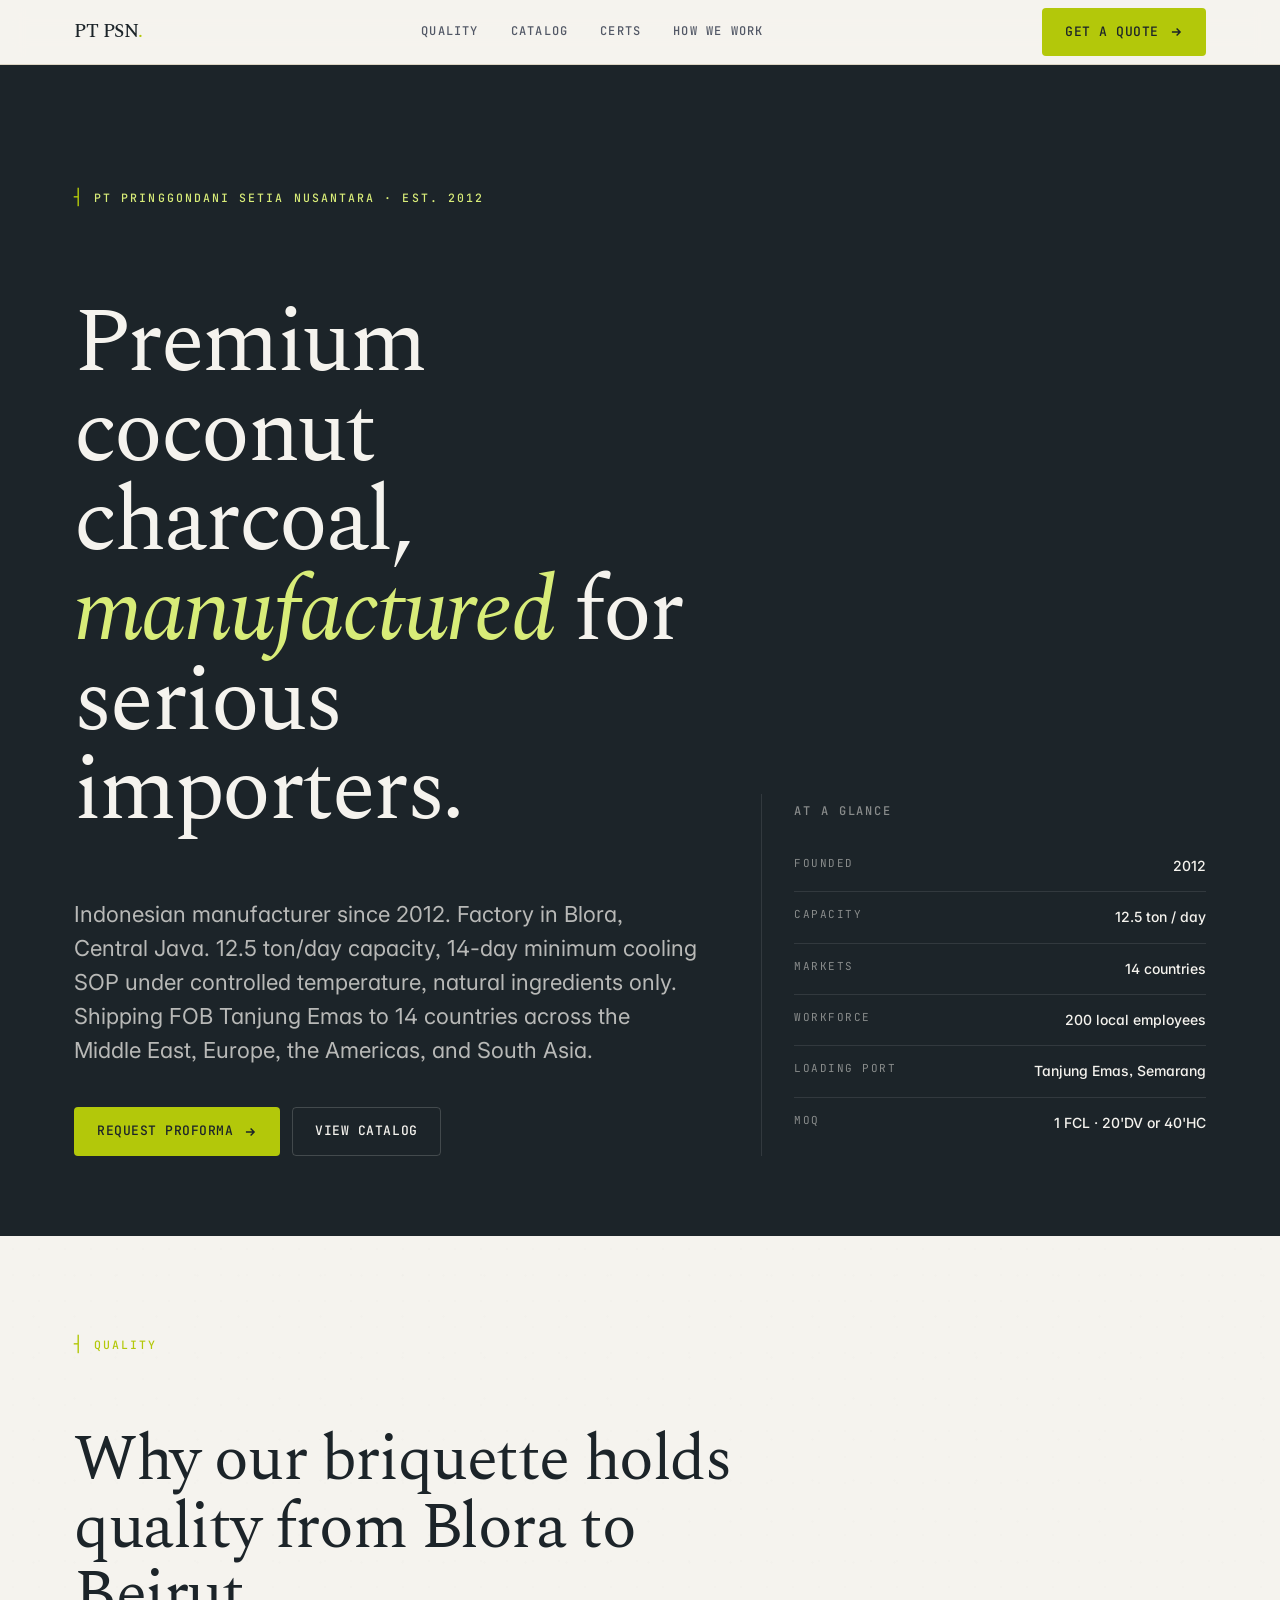
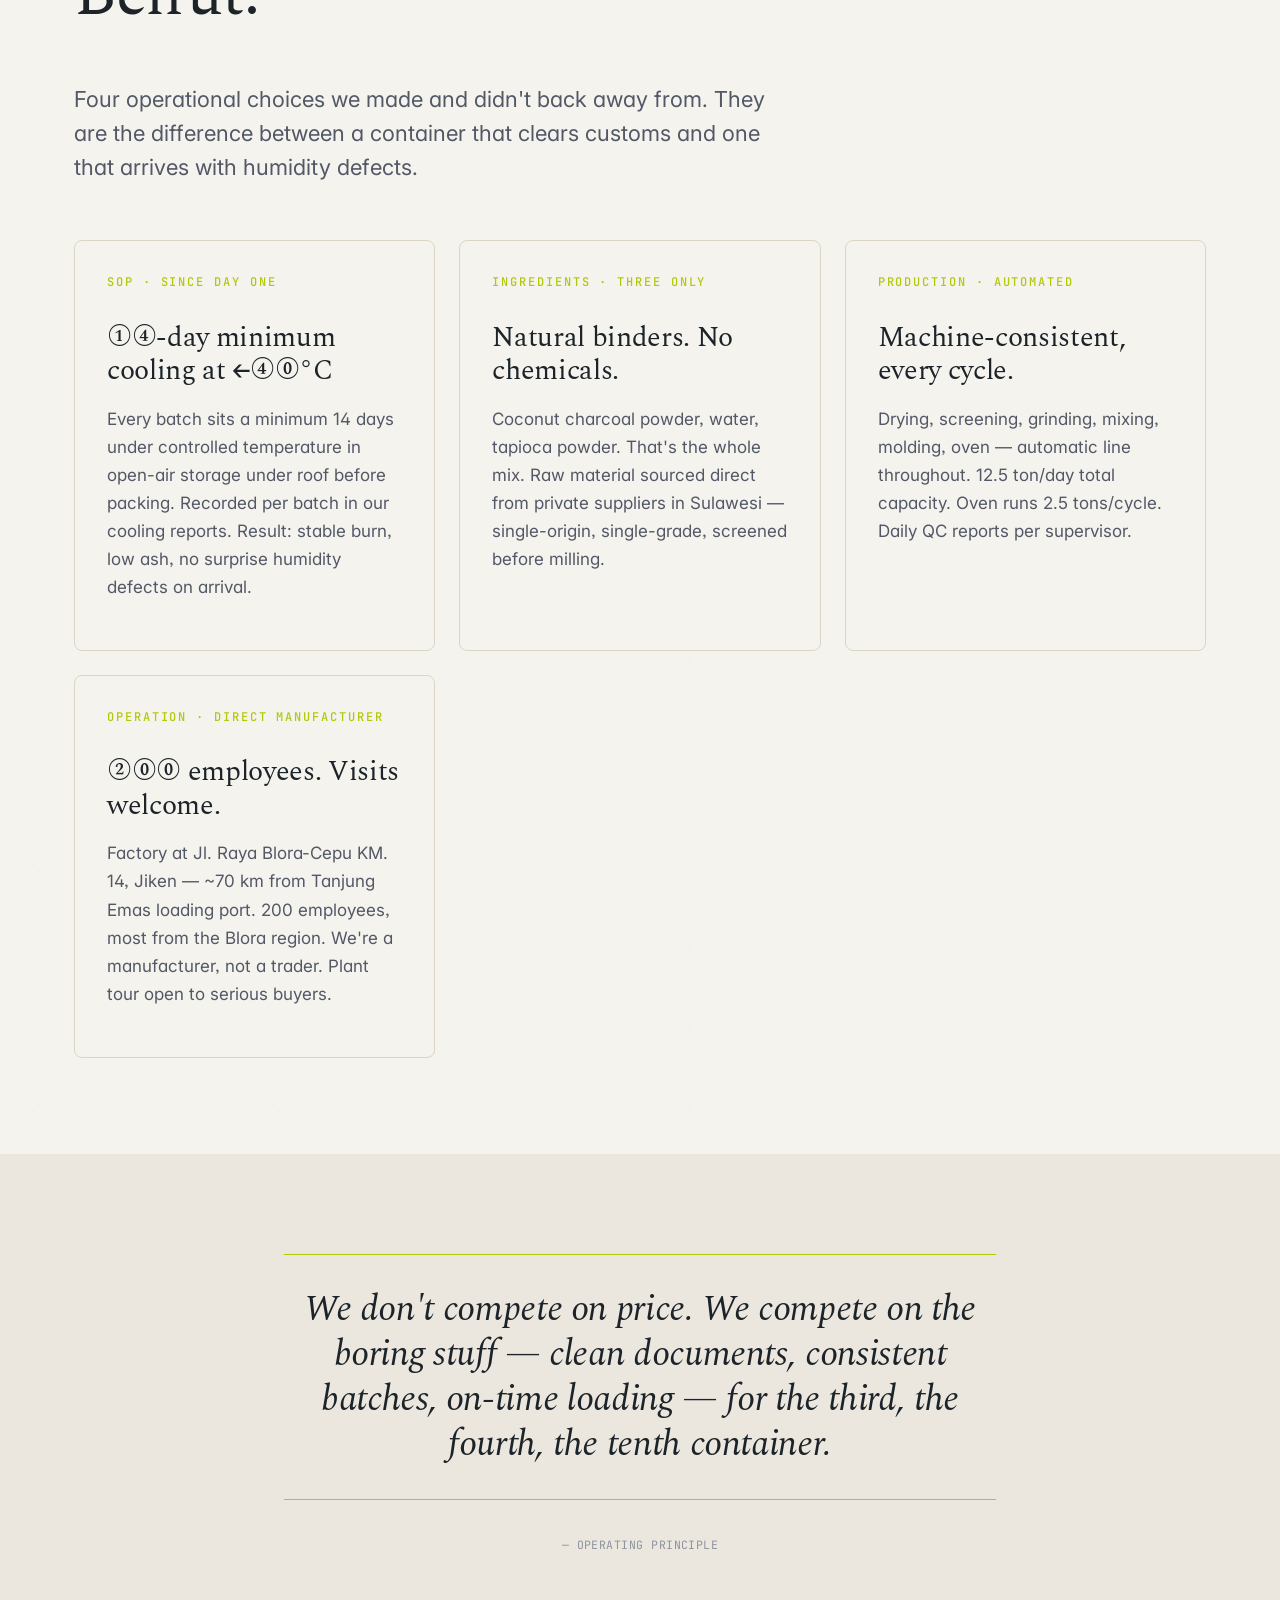
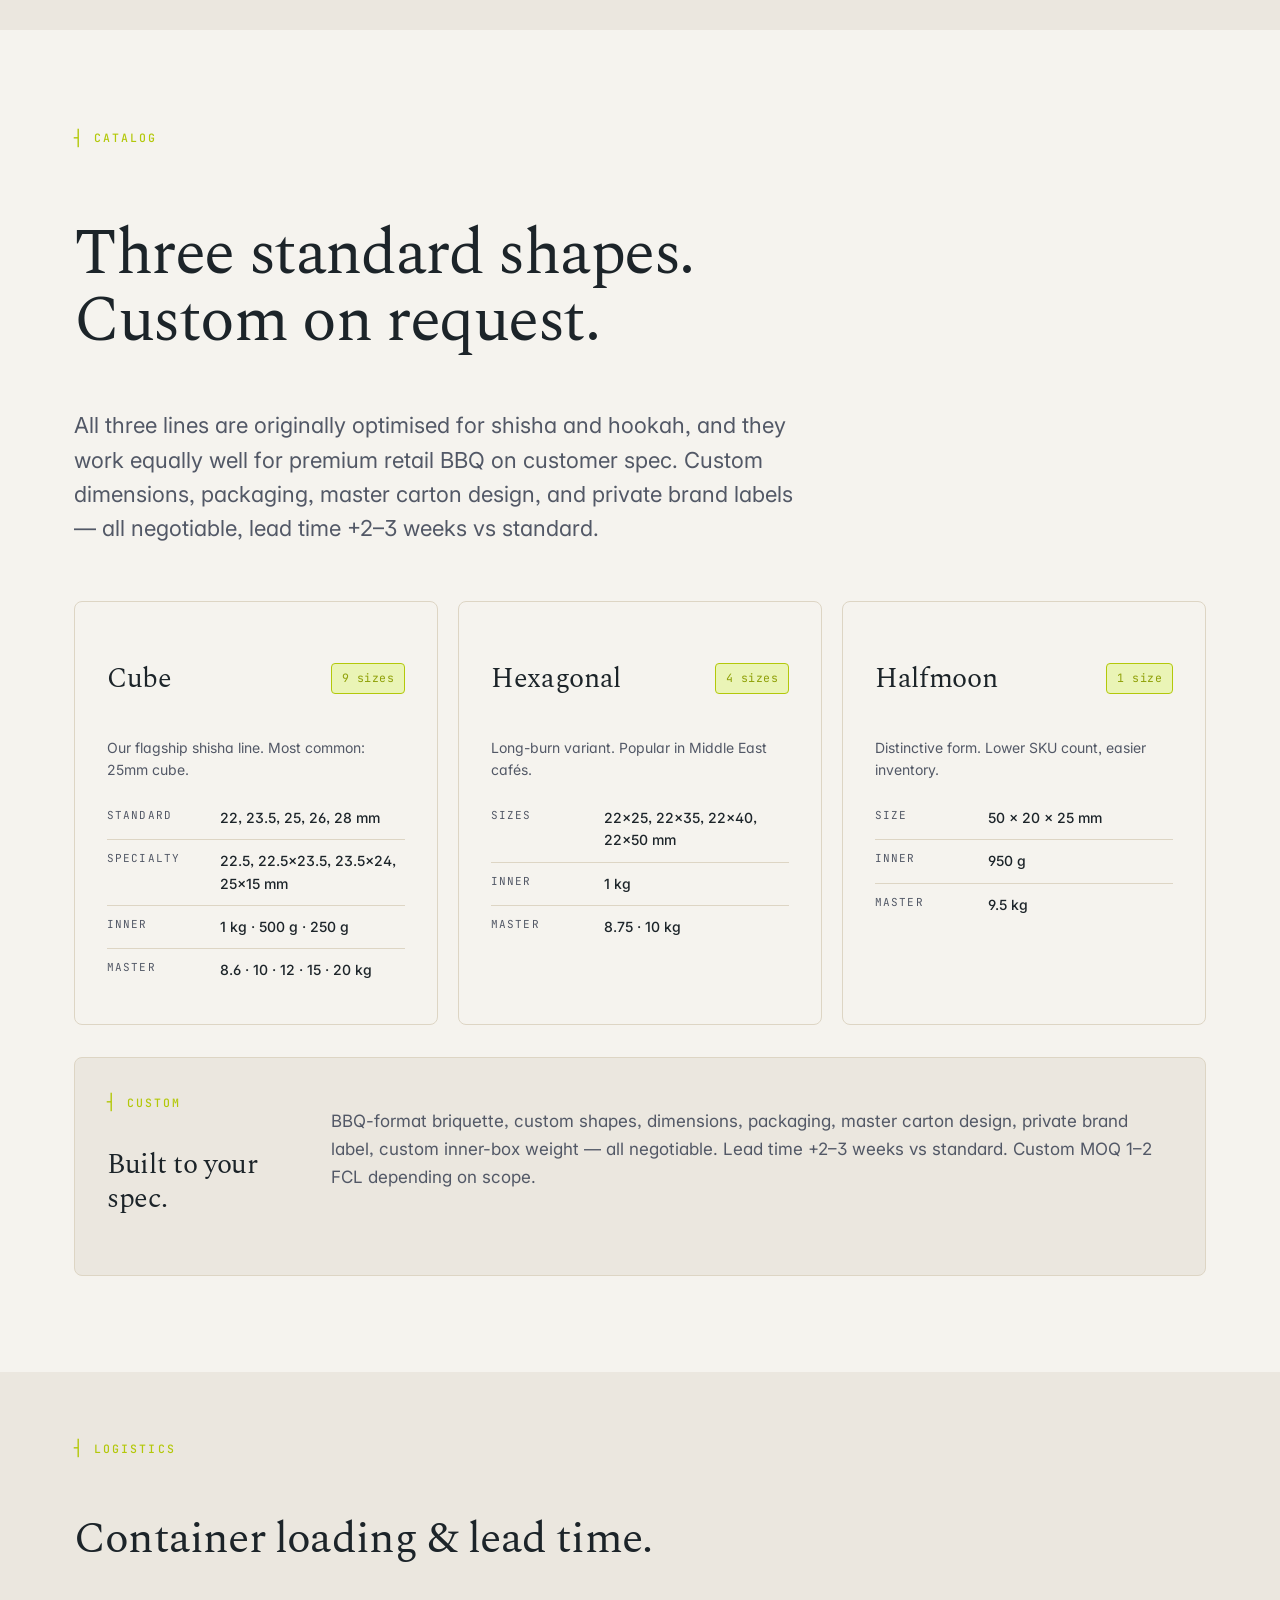
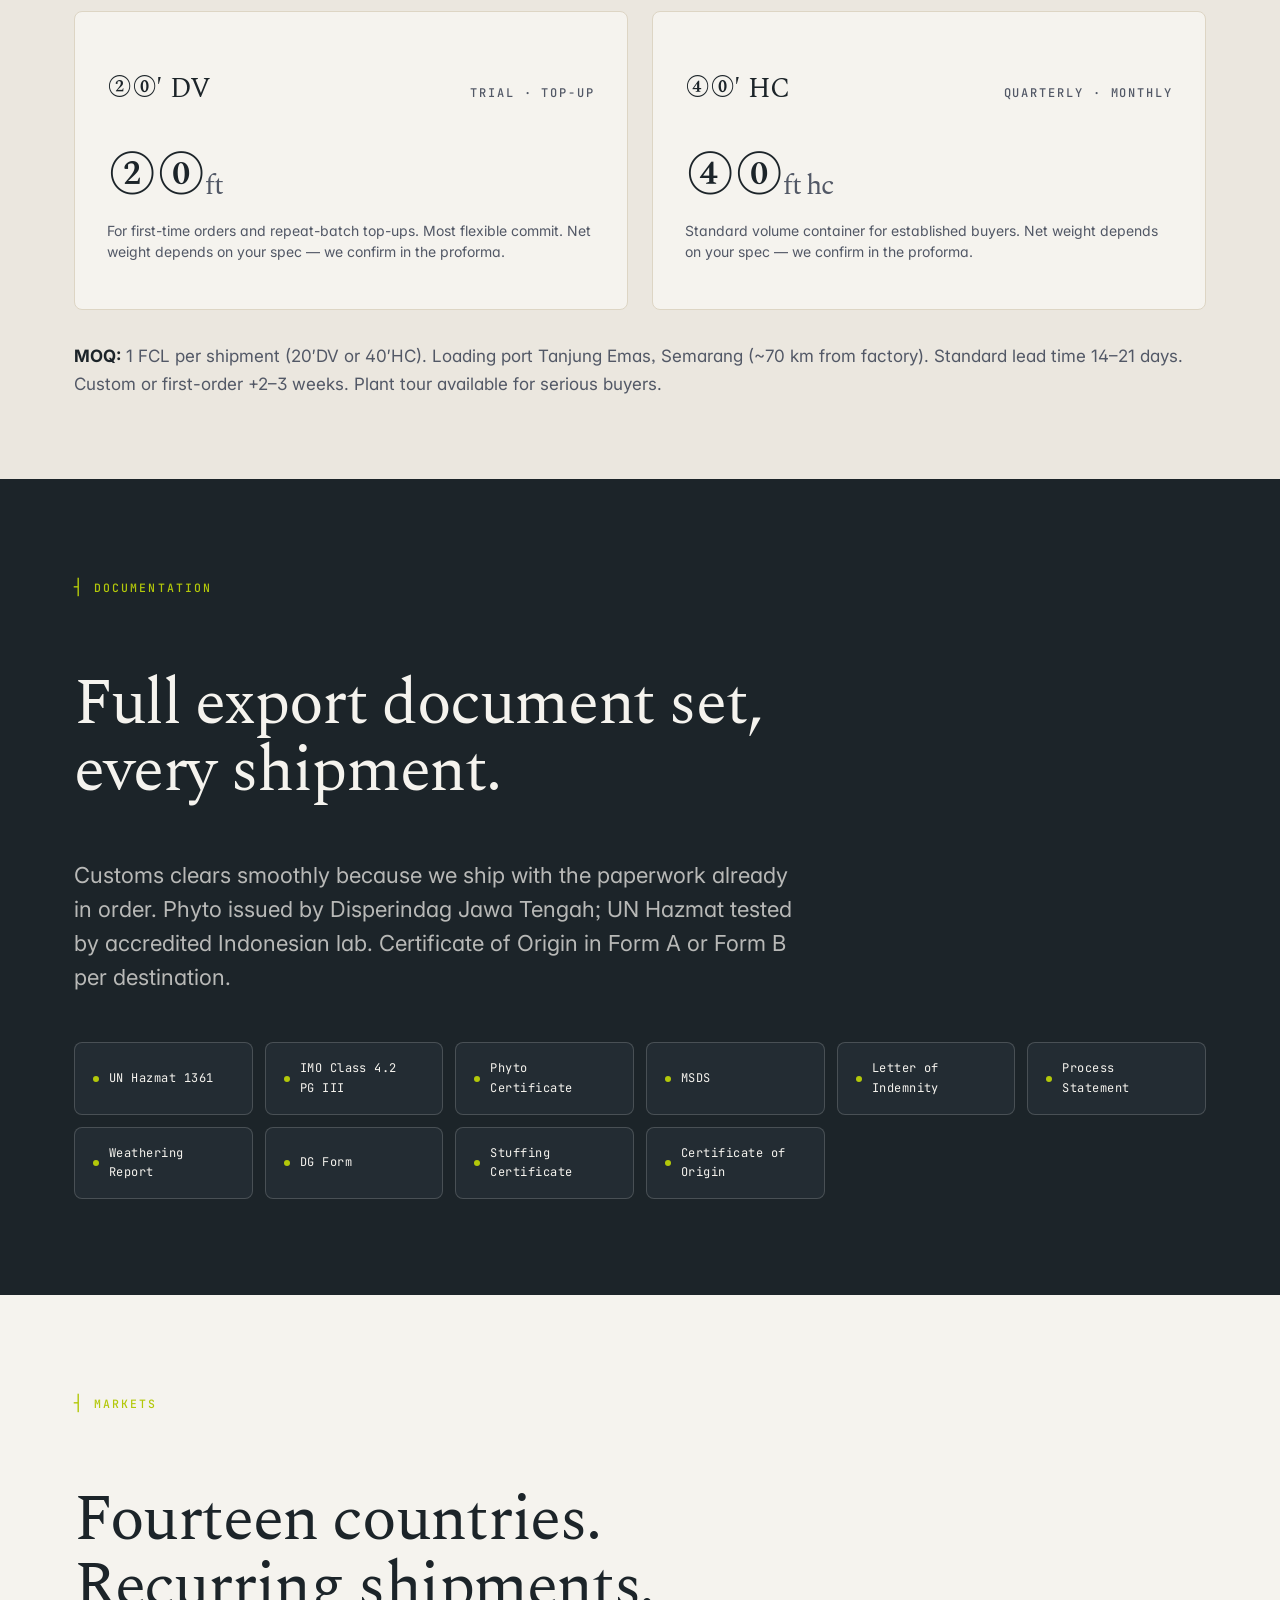
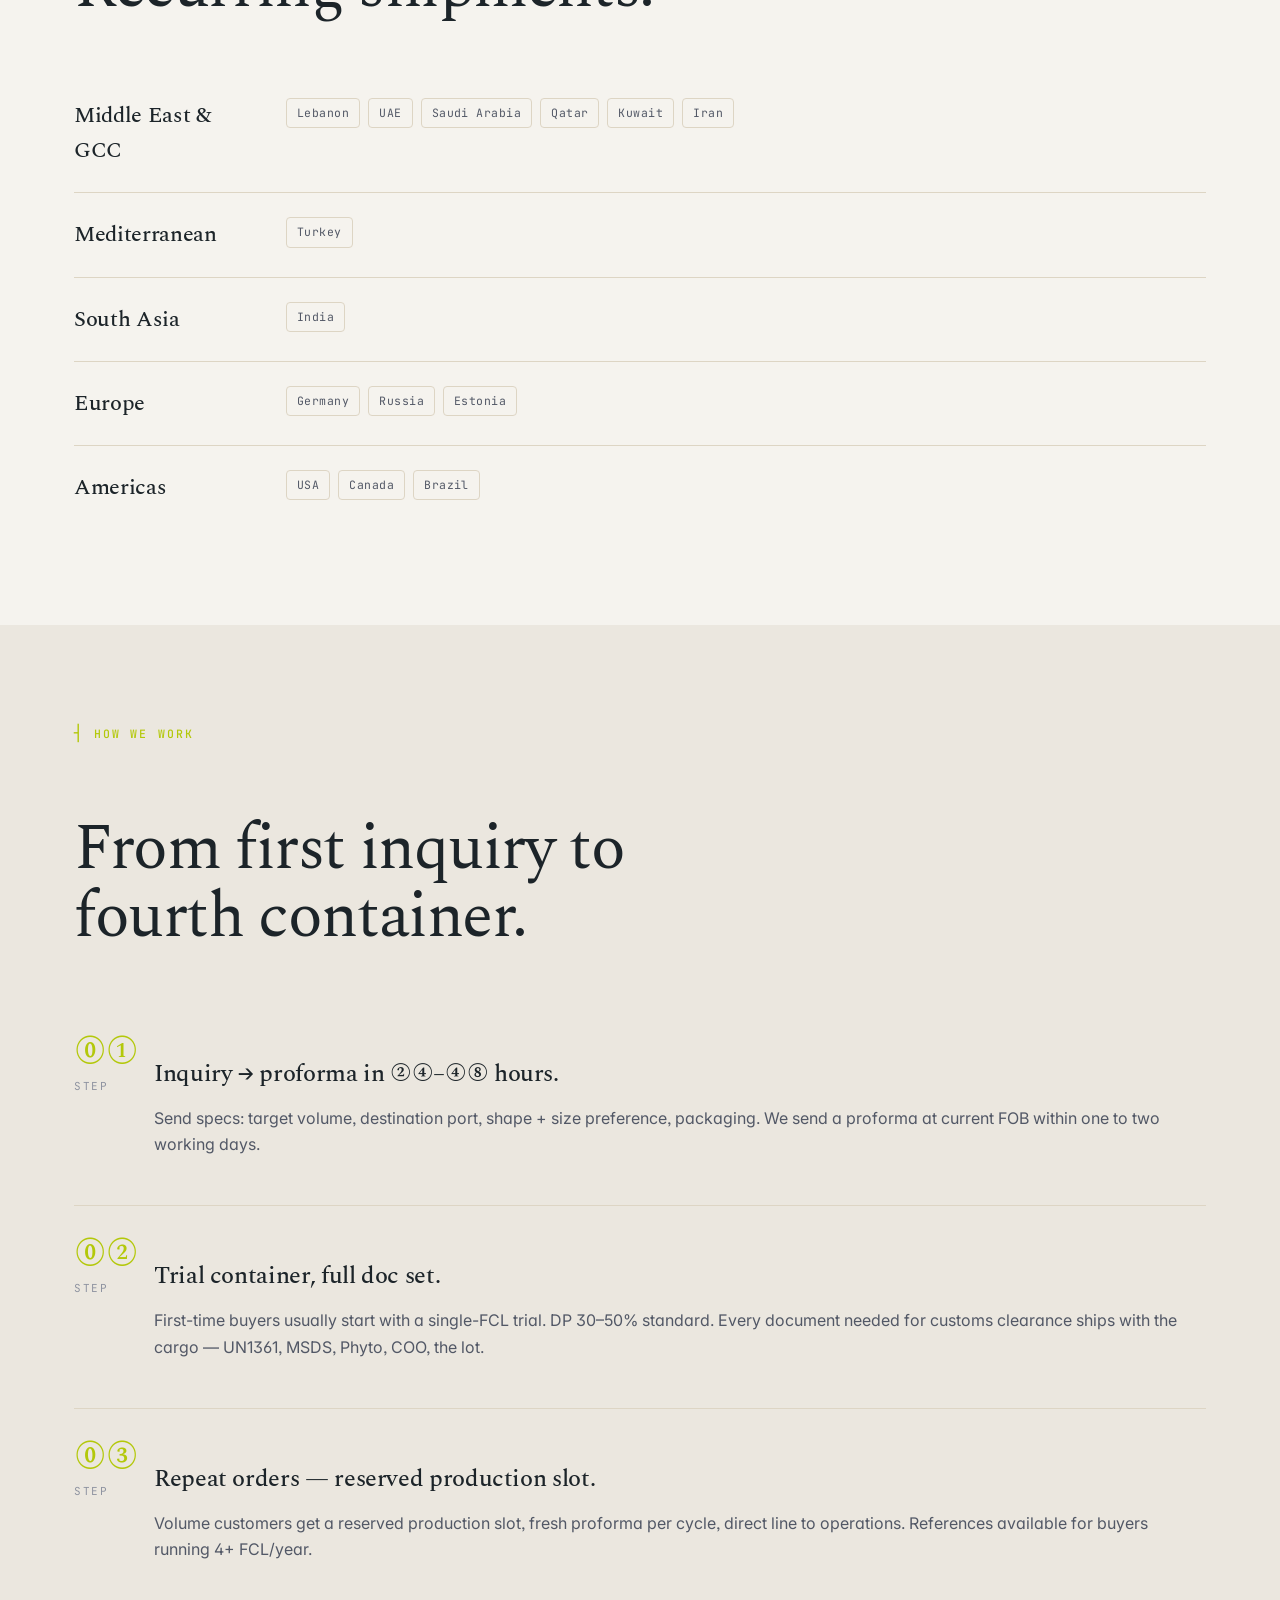
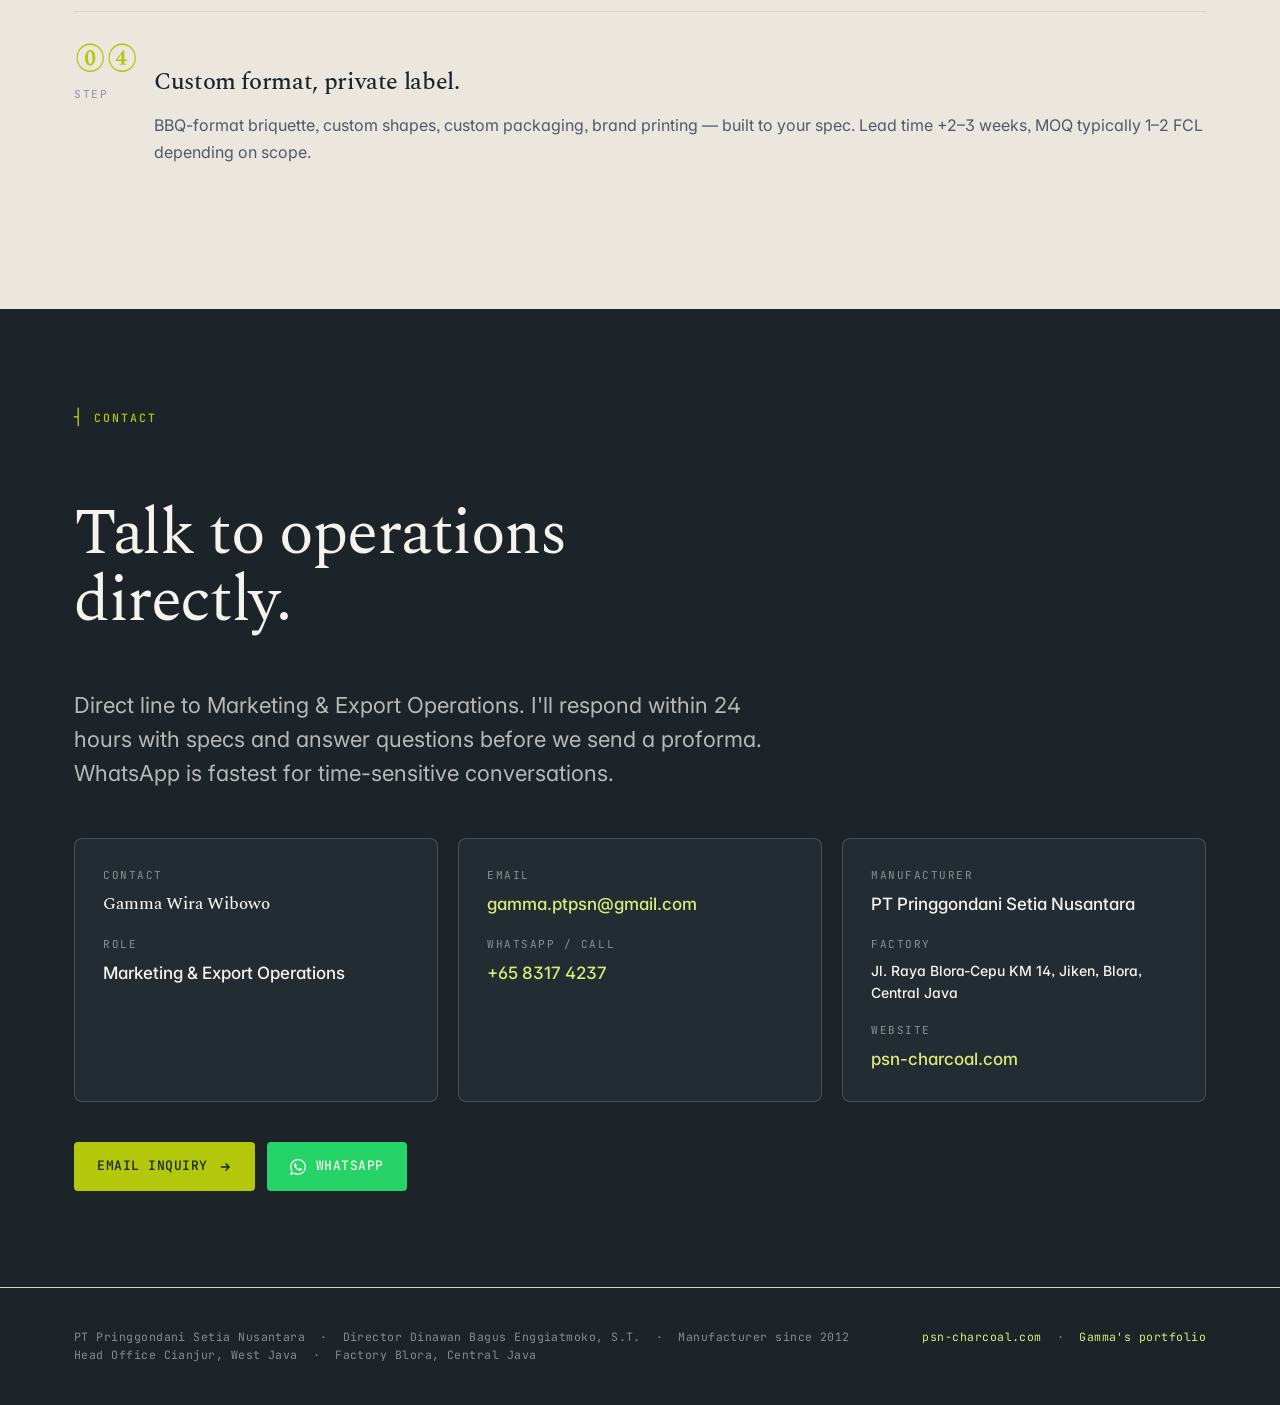
<file: psn-export/index.html>
<!DOCTYPE html>
<html lang="en">
<head>
<meta charset="UTF-8">
<meta name="viewport" content="width=device-width, initial-scale=1.0">
<title>PT Pringgondani Setia Nusantara — Indonesian Coconut Charcoal Briquette Manufacturer Since 2012</title>
<meta name="description" content="PT Pringgondani Setia Nusantara — Indonesian coconut charcoal briquette manufacturer since 2012. Factory in Blora Jawa Tengah, 12.5 ton/day capacity, 14-day cooling SOP, exported to 14 countries. Shisha-grade cube/hexagonal/halfmoon shapes, BBQ + custom on request. Contact Gamma Wira (Marketing & Export Ops).">
<meta name="keywords" content="coconut charcoal briquette manufacturer, Indonesian exporter, shisha charcoal supplier, hookah briquette, premium charcoal briquette, FOB Tanjung Emas, PT Pringgondani Setia Nusantara">
<meta name="theme-color" content="#1c2429">
<meta property="og:title" content="PT PSN — Indonesian Coconut Charcoal Briquette Manufacturer Since 2012">
<meta property="og:description" content="Premium shisha-grade briquette manufacturer. Factory Blora, Central Java. 14 export markets. 14-day cooling SOP. Direct contact Marketing & Export Ops.">
<meta property="og:type" content="website">
<meta property="og:url" content="https://gamskie.github.io/gammawira-portfolio/psn-export/">
<link rel="icon" href="data:image/svg+xml,%3Csvg xmlns='http://www.w3.org/2000/svg' viewBox='0 0 32 32'%3E%3Crect width='32' height='32' rx='6' fill='%231c2429'/%3E%3Ctext x='16' y='22' font-family='Georgia,serif' font-size='17' font-weight='400' text-anchor='middle' fill='%23b3c80a'%3EP%3C/text%3E%3C/svg%3E">
<link rel="preconnect" href="https://fonts.googleapis.com">
<link rel="preconnect" href="https://fonts.gstatic.com" crossorigin>
<link href="https://fonts.googleapis.com/css2?family=Spectral:ital,wght@0,300;0,400;0,500;0,600;1,400;1,500&family=Inter:wght@400;500;600;700&family=JetBrains+Mono:wght@400;500&display=swap" rel="stylesheet">
<link rel="stylesheet" href="../assets/system.css">
<style>
  /* Page-local layout helpers */
  .grid-2 { display: grid; grid-template-columns: repeat(auto-fit, minmax(280px, 1fr)); gap: 24px; }
  .grid-3 { display: grid; grid-template-columns: repeat(auto-fit, minmax(280px, 1fr)); gap: 20px; }
  .grid-4 { display: grid; grid-template-columns: repeat(auto-fit, minmax(180px, 1fr)); gap: 14px; }
  .stack-sm > * + * { margin-top: 12px; }
  .stack-md > * + * { margin-top: 20px; }
  .stack-lg > * + * { margin-top: 32px; }

  /* Hero specific */
  .hero { padding: 120px 0 80px; }
  @media (max-width: 720px) { .hero { padding: 80px 0 56px; } }
  .hero-grid {
    display: grid;
    grid-template-columns: 1.4fr 1fr;
    gap: 64px;
    align-items: end;
  }
  @media (max-width: 920px) { .hero-grid { grid-template-columns: 1fr; gap: 40px; } }
  .hero-aside {
    border-left: 1px solid var(--line-dark);
    padding: 8px 0 8px 32px;
  }
  @media (max-width: 920px) { .hero-aside { border-left: none; border-top: 1px solid var(--line-dark); padding: 32px 0 0; } }
  .hero-detail-row { display: flex; justify-content: space-between; padding: 14px 0; border-bottom: 1px solid var(--line-dark); }
  .hero-detail-row:last-child { border-bottom: none; }
  .hero-detail-label { font-family: var(--font-mono); font-size: 11px; letter-spacing: 0.14em; text-transform: uppercase; color: var(--cream-soft); }
  .hero-detail-value { font-size: 14px; color: var(--cream-text); font-weight: 500; text-align: right; }

  /* Product table */
  .specs { width: 100%; border-collapse: collapse; margin-top: 16px; }
  .specs td { padding: 10px 0; border-bottom: 1px solid var(--line-cream); font-size: 14px; vertical-align: top; }
  .specs td:first-child { font-family: var(--font-mono); font-size: 11px; text-transform: uppercase; letter-spacing: 0.1em; color: var(--ash); width: 38%; padding-right: 16px; }
  .specs td:last-child { color: var(--ink-text); font-weight: 500; }
  .specs tr:last-child td { border-bottom: none; }

  /* Cert badges */
  .cert-grid { display: grid; grid-template-columns: repeat(auto-fit, minmax(160px, 1fr)); gap: 12px; }
  .cert {
    padding: 16px 18px;
    border: 1px solid var(--line-strong);
    border-radius: var(--r-md);
    font-family: var(--font-mono);
    font-size: 12px;
    letter-spacing: 0.04em;
    color: var(--cream-text);
    background: var(--ink-elevated);
    display: flex;
    align-items: center;
    gap: 10px;
  }
  .cert::before {
    content: '';
    width: 6px;
    height: 6px;
    border-radius: 50%;
    background: var(--ember);
    flex-shrink: 0;
  }

  /* Destinations */
  .region {
    padding: 24px 0;
    border-bottom: 1px solid var(--line-cream);
    display: grid;
    grid-template-columns: 180px 1fr;
    gap: 32px;
    align-items: start;
  }
  @media (max-width: 720px) { .region { grid-template-columns: 1fr; gap: 12px; } }
  .region:last-child { border-bottom: none; }
  .region-label { font-family: var(--font-display); font-size: 22px; letter-spacing: -0.015em; color: var(--ink-text); font-weight: 500; }
  .country-list { display: flex; flex-wrap: wrap; gap: 8px; }

  /* Process steps */
  .process-step {
    display: grid;
    grid-template-columns: 56px 1fr;
    gap: 24px;
    padding: 32px 0;
    border-bottom: 1px solid var(--line-cream);
  }
  .process-step:last-child { border-bottom: none; }
  .step-num {
    font-family: var(--font-display);
    font-size: 36px;
    font-weight: 400;
    line-height: 1;
    color: var(--ember);
  }
  .step-num-mono {
    font-family: var(--font-mono);
    font-size: 11px;
    letter-spacing: 0.14em;
    text-transform: uppercase;
    color: var(--ash-soft);
    margin-top: 6px;
  }
  .step-title { font-family: var(--font-display); font-size: 24px; line-height: 1.2; letter-spacing: -0.015em; margin-bottom: 8px; color: var(--ink-text); font-weight: 500; }
  .step-body { color: var(--ash); font-size: 16px; line-height: 1.65; }

  /* Contact cards on ink */
  .contact-grid { display: grid; grid-template-columns: repeat(auto-fit, minmax(260px, 1fr)); gap: 20px; }
  .contact-card {
    background: var(--ink-elevated);
    border: 1px solid var(--line-strong);
    padding: 28px;
    border-radius: var(--r-md);
  }
  .contact-card .cc-label { font-family: var(--font-mono); font-size: 11px; letter-spacing: 0.14em; text-transform: uppercase; color: var(--cream-soft); margin-bottom: 6px; }
  .contact-card .cc-value { font-size: 17px; color: var(--cream-text); font-weight: 500; margin-bottom: 18px; }
  .contact-card .cc-value:last-child { margin-bottom: 0; }
  .contact-card a { color: var(--ember-soft); text-decoration: none; border-bottom: 1px solid transparent; transition: border-color 180ms; }
  .contact-card a:hover { border-bottom-color: var(--ember-soft); }

  /* CTA row on ink */
  .cta-row { display: flex; gap: 12px; flex-wrap: wrap; margin-top: 40px; }
  .cta-wa {
    background: #25D366;
    color: var(--paper);
  }
  .cta-wa:hover {
    background: #1ea552;
    box-shadow: 0 18px 40px -16px rgba(37,211,102,0.5);
  }
</style>
</head>
<body class="surface-paper">

<!-- NAV -->
<nav class="nav">
  <div class="container nav-inner">
    <a href="#top" class="brand-mark">PT PSN<span class="dot">.</span></a>
    <div class="nav-links">
      <a class="nav-link" href="#quality">Quality</a>
      <a class="nav-link" href="#catalog">Catalog</a>
      <a class="nav-link" href="#certs">Certs</a>
      <a class="nav-link" href="#process">How we work</a>
    </div>
    <a class="btn btn-primary" href="#contact">
      Get a quote
      <svg class="arrow" width="14" height="14" viewBox="0 0 24 24" fill="none" stroke="currentColor" stroke-width="2.5"><path d="M5 12h14M13 6l6 6-6 6"/></svg>
    </a>
  </div>
</nav>

<!-- HERO -->
<header id="top" class="surface-ink hero">
  <div class="container">
    <div class="eyebrow" style="margin-bottom: 32px; color: var(--ember-soft);">
      PT Pringgondani Setia Nusantara · est. 2012
    </div>
    <div class="hero-grid">
      <div>
        <h1 class="display t-hero" style="color: var(--cream-text); max-width: 14ch;">
          Premium coconut charcoal,<br>
          <em class="display-italic" style="color: var(--ember-soft);">manufactured</em> for serious importers.
        </h1>
        <p class="t-lead" style="color: var(--cream-muted); margin-top: 32px; max-width: 56ch;">
          Indonesian manufacturer since 2012. Factory in Blora, Central Java. 12.5&nbsp;ton/day capacity, 14-day minimum cooling SOP under controlled temperature, natural ingredients only. Shipping FOB Tanjung Emas to 14 countries across the Middle East, Europe, the Americas, and South Asia.
        </p>
        <div class="cta-row" style="margin-top: 40px;">
          <a class="btn btn-primary" href="#contact">
            Request proforma
            <svg class="arrow" width="14" height="14" viewBox="0 0 24 24" fill="none" stroke="currentColor" stroke-width="2.5"><path d="M5 12h14M13 6l6 6-6 6"/></svg>
          </a>
          <a class="btn btn-ghost-dark" href="#catalog">View catalog</a>
        </div>
      </div>

      <aside class="hero-aside">
        <div class="t-eyebrow" style="color: var(--cream-soft); margin-bottom: 20px;">At a glance</div>
        <div class="hero-detail-row">
          <span class="hero-detail-label">Founded</span>
          <span class="hero-detail-value">2012</span>
        </div>
        <div class="hero-detail-row">
          <span class="hero-detail-label">Capacity</span>
          <span class="hero-detail-value">12.5&nbsp;ton / day</span>
        </div>
        <div class="hero-detail-row">
          <span class="hero-detail-label">Markets</span>
          <span class="hero-detail-value">14 countries</span>
        </div>
        <div class="hero-detail-row">
          <span class="hero-detail-label">Workforce</span>
          <span class="hero-detail-value">200 local employees</span>
        </div>
        <div class="hero-detail-row">
          <span class="hero-detail-label">Loading port</span>
          <span class="hero-detail-value">Tanjung Emas, Semarang</span>
        </div>
        <div class="hero-detail-row">
          <span class="hero-detail-label">MOQ</span>
          <span class="hero-detail-value">1 FCL · 20'DV or 40'HC</span>
        </div>
      </aside>
    </div>
  </div>
</header>

<!-- QUALITY -->
<section id="quality" class="section paper-grain">
  <div class="container">
    <div style="max-width: 720px; margin-bottom: 56px;">
      <div class="eyebrow" style="margin-bottom: 20px;">Quality</div>
      <h2 class="display t-display">Why our briquette holds quality from Blora to Beirut.</h2>
      <p class="t-lead" style="color: var(--ash); margin-top: 24px;">
        Four operational choices we made and didn't back away from. They are the difference between a container that clears customs and one that arrives with humidity defects.
      </p>
    </div>

    <div class="grid-2">
      <div class="card">
        <div class="t-eyebrow" style="color: var(--ember); margin-bottom: 12px;">SOP · since day one</div>
        <h3 class="display t-h3" style="margin-bottom: 14px;">14-day minimum cooling at &lt;40°C</h3>
        <p class="t-body" style="color: var(--ash);">
          Every batch sits a minimum 14 days under controlled temperature in open-air storage under roof before packing. Recorded per batch in our cooling reports. Result: stable burn, low ash, no surprise humidity defects on arrival.
        </p>
      </div>

      <div class="card">
        <div class="t-eyebrow" style="color: var(--ember); margin-bottom: 12px;">Ingredients · three only</div>
        <h3 class="display t-h3" style="margin-bottom: 14px;">Natural binders. No chemicals.</h3>
        <p class="t-body" style="color: var(--ash);">
          Coconut charcoal powder, water, tapioca powder. That's the whole mix. Raw material sourced direct from private suppliers in Sulawesi — single-origin, single-grade, screened before milling.
        </p>
      </div>

      <div class="card">
        <div class="t-eyebrow" style="color: var(--ember); margin-bottom: 12px;">Production · automated</div>
        <h3 class="display t-h3" style="margin-bottom: 14px;">Machine-consistent, every cycle.</h3>
        <p class="t-body" style="color: var(--ash);">
          Drying, screening, grinding, mixing, molding, oven — automatic line throughout. 12.5&nbsp;ton/day total capacity. Oven runs 2.5&nbsp;tons/cycle. Daily QC reports per supervisor.
        </p>
      </div>

      <div class="card">
        <div class="t-eyebrow" style="color: var(--ember); margin-bottom: 12px;">Operation · direct manufacturer</div>
        <h3 class="display t-h3" style="margin-bottom: 14px;">200 employees. Visits welcome.</h3>
        <p class="t-body" style="color: var(--ash);">
          Factory at Jl. Raya Blora-Cepu KM. 14, Jiken — ~70&nbsp;km from Tanjung Emas loading port. 200 employees, most from the Blora region. We're a manufacturer, not a trader. Plant tour open to serious buyers.
        </p>
      </div>
    </div>
  </div>
</section>

<!-- PULL QUOTE -->
<section class="surface-paper-2 section-tight">
  <div class="container-narrow" style="text-align: center;">
    <p class="pullquote" style="border-color: var(--ember);">
      We don't compete on price. We compete on the boring stuff — clean documents, consistent batches, on-time loading — for the third, the fourth, the tenth container.
    </p>
    <p class="fineprint" style="margin-top: 18px; text-transform: uppercase;">— Operating principle</p>
  </div>
</section>

<!-- CATALOG -->
<section id="catalog" class="section">
  <div class="container">
    <div style="max-width: 720px; margin-bottom: 56px;">
      <div class="eyebrow" style="margin-bottom: 20px;">Catalog</div>
      <h2 class="display t-display">Three standard shapes.<br>Custom on request.</h2>
      <p class="t-lead" style="color: var(--ash); margin-top: 24px;">
        All three lines are originally optimised for shisha and hookah, and they work equally well for premium retail BBQ on customer spec. Custom dimensions, packaging, master carton design, and private brand labels — all negotiable, lead time +2–3 weeks vs standard.
      </p>
    </div>

    <div class="grid-3">
      <article class="card">
        <div style="display:flex;justify-content:space-between;align-items:center;margin-bottom:8px;">
          <h3 class="display t-h3">Cube</h3>
          <span class="pill pill-ember">9 sizes</span>
        </div>
        <p class="t-small" style="color: var(--ash);">Our flagship shisha line. Most common: 25mm cube.</p>
        <table class="specs">
          <tr><td>Standard</td><td>22, 23.5, 25, 26, 28 mm</td></tr>
          <tr><td>Specialty</td><td>22.5, 22.5×23.5, 23.5×24, 25×15 mm</td></tr>
          <tr><td>Inner</td><td>1&nbsp;kg · 500&nbsp;g · 250&nbsp;g</td></tr>
          <tr><td>Master</td><td>8.6 · 10 · 12 · 15 · 20&nbsp;kg</td></tr>
        </table>
      </article>

      <article class="card">
        <div style="display:flex;justify-content:space-between;align-items:center;margin-bottom:8px;">
          <h3 class="display t-h3">Hexagonal</h3>
          <span class="pill pill-ember">4 sizes</span>
        </div>
        <p class="t-small" style="color: var(--ash);">Long-burn variant. Popular in Middle East cafés.</p>
        <table class="specs">
          <tr><td>Sizes</td><td>22×25, 22×35, 22×40, 22×50&nbsp;mm</td></tr>
          <tr><td>Inner</td><td>1&nbsp;kg</td></tr>
          <tr><td>Master</td><td>8.75 · 10&nbsp;kg</td></tr>
        </table>
      </article>

      <article class="card">
        <div style="display:flex;justify-content:space-between;align-items:center;margin-bottom:8px;">
          <h3 class="display t-h3">Halfmoon</h3>
          <span class="pill pill-ember">1 size</span>
        </div>
        <p class="t-small" style="color: var(--ash);">Distinctive form. Lower SKU count, easier inventory.</p>
        <table class="specs">
          <tr><td>Size</td><td>50 × 20 × 25&nbsp;mm</td></tr>
          <tr><td>Inner</td><td>950&nbsp;g</td></tr>
          <tr><td>Master</td><td>9.5&nbsp;kg</td></tr>
        </table>
      </article>
    </div>

    <div class="card-flat" style="margin-top: 32px;">
      <div style="display:flex;align-items:flex-start;gap:24px;flex-wrap:wrap;">
        <div style="flex: 0 0 200px;">
          <div class="eyebrow" style="margin-bottom: 8px;">Custom</div>
          <h3 class="display t-h3">Built to your spec.</h3>
        </div>
        <div style="flex: 1; min-width: 280px;">
          <p class="t-body" style="color: var(--ash);">
            BBQ-format briquette, custom shapes, dimensions, packaging, master carton design, private brand label, custom inner-box weight — all negotiable. Lead time +2&ndash;3 weeks vs standard. Custom MOQ 1&ndash;2 FCL depending on scope.
          </p>
        </div>
      </div>
    </div>
  </div>
</section>

<!-- LOGISTICS -->
<section class="surface-paper-2 section-tight">
  <div class="container">
    <div style="max-width: 720px; margin-bottom: 48px;">
      <div class="eyebrow" style="margin-bottom: 20px;">Logistics</div>
      <h2 class="display t-h2">Container loading &amp; lead time.</h2>
    </div>

    <div class="grid-2">
      <div class="card">
        <div style="display:flex;justify-content:space-between;align-items:baseline;">
          <h3 class="display t-h3">20&prime; DV</h3>
          <span class="t-eyebrow" style="color: var(--ash);">Trial · top-up</span>
        </div>
        <p class="display" style="font-size: 56px; line-height: 1; margin: 16px 0 8px; color: var(--ink-text);">20<span style="color:var(--ash);font-size:28px;">ft</span></p>
        <p class="t-small" style="color: var(--ash);">For first-time orders and repeat-batch top-ups. Most flexible commit. Net weight depends on your spec — we confirm in the proforma.</p>
      </div>

      <div class="card">
        <div style="display:flex;justify-content:space-between;align-items:baseline;">
          <h3 class="display t-h3">40&prime; HC</h3>
          <span class="t-eyebrow" style="color: var(--ash);">Quarterly · monthly</span>
        </div>
        <p class="display" style="font-size: 56px; line-height: 1; margin: 16px 0 8px; color: var(--ink-text);">40<span style="color:var(--ash);font-size:28px;">ft hc</span></p>
        <p class="t-small" style="color: var(--ash);">Standard volume container for established buyers. Net weight depends on your spec — we confirm in the proforma.</p>
      </div>
    </div>

    <p class="t-body" style="color: var(--ash); margin-top: 32px;">
      <strong style="color: var(--ink-text);">MOQ:</strong> 1 FCL per shipment (20&prime;DV or 40&prime;HC). Loading port Tanjung Emas, Semarang (~70&nbsp;km from factory). Standard lead time 14&ndash;21 days. Custom or first-order +2&ndash;3 weeks. Plant tour available for serious buyers.
    </p>
  </div>
</section>

<!-- CERTIFICATIONS -->
<section id="certs" class="surface-ink section">
  <div class="container">
    <div style="max-width: 720px; margin-bottom: 48px;">
      <div class="eyebrow" style="margin-bottom: 20px;">Documentation</div>
      <h2 class="display t-display" style="color: var(--cream-text);">Full export document set, every shipment.</h2>
      <p class="t-lead" style="color: var(--cream-muted); margin-top: 24px;">
        Customs clears smoothly because we ship with the paperwork already in order. Phyto issued by Disperindag Jawa Tengah; UN Hazmat tested by accredited Indonesian lab. Certificate of Origin in Form A or Form B per destination.
      </p>
    </div>

    <div class="cert-grid">
      <div class="cert">UN Hazmat 1361</div>
      <div class="cert">IMO Class 4.2 PG&nbsp;III</div>
      <div class="cert">Phyto Certificate</div>
      <div class="cert">MSDS</div>
      <div class="cert">Letter of Indemnity</div>
      <div class="cert">Process Statement</div>
      <div class="cert">Weathering Report</div>
      <div class="cert">DG Form</div>
      <div class="cert">Stuffing Certificate</div>
      <div class="cert">Certificate of Origin</div>
    </div>
  </div>
</section>

<!-- DESTINATIONS -->
<section class="section">
  <div class="container">
    <div style="max-width: 720px; margin-bottom: 48px;">
      <div class="eyebrow" style="margin-bottom: 20px;">Markets</div>
      <h2 class="display t-display">Fourteen countries.<br>Recurring shipments.</h2>
    </div>

    <div>
      <div class="region">
        <div class="region-label">Middle East &amp; GCC</div>
        <div class="country-list">
          <span class="pill">Lebanon</span>
          <span class="pill">UAE</span>
          <span class="pill">Saudi Arabia</span>
          <span class="pill">Qatar</span>
          <span class="pill">Kuwait</span>
          <span class="pill">Iran</span>
        </div>
      </div>
      <div class="region">
        <div class="region-label">Mediterranean</div>
        <div class="country-list">
          <span class="pill">Turkey</span>
        </div>
      </div>
      <div class="region">
        <div class="region-label">South Asia</div>
        <div class="country-list">
          <span class="pill">India</span>
        </div>
      </div>
      <div class="region">
        <div class="region-label">Europe</div>
        <div class="country-list">
          <span class="pill">Germany</span>
          <span class="pill">Russia</span>
          <span class="pill">Estonia</span>
        </div>
      </div>
      <div class="region">
        <div class="region-label">Americas</div>
        <div class="country-list">
          <span class="pill">USA</span>
          <span class="pill">Canada</span>
          <span class="pill">Brazil</span>
        </div>
      </div>
    </div>
  </div>
</section>

<!-- PROCESS -->
<section id="process" class="surface-paper-2 section">
  <div class="container">
    <div style="max-width: 720px; margin-bottom: 48px;">
      <div class="eyebrow" style="margin-bottom: 20px;">How we work</div>
      <h2 class="display t-display">From first inquiry to fourth container.</h2>
    </div>

    <div>
      <div class="process-step">
        <div>
          <div class="step-num">01</div>
          <div class="step-num-mono">Step</div>
        </div>
        <div>
          <h3 class="step-title">Inquiry &rarr; proforma in 24–48 hours.</h3>
          <p class="step-body">Send specs: target volume, destination port, shape + size preference, packaging. We send a proforma at current FOB within one to two working days.</p>
        </div>
      </div>

      <div class="process-step">
        <div>
          <div class="step-num">02</div>
          <div class="step-num-mono">Step</div>
        </div>
        <div>
          <h3 class="step-title">Trial container, full doc set.</h3>
          <p class="step-body">First-time buyers usually start with a single-FCL trial. DP 30–50% standard. Every document needed for customs clearance ships with the cargo — UN1361, MSDS, Phyto, COO, the lot.</p>
        </div>
      </div>

      <div class="process-step">
        <div>
          <div class="step-num">03</div>
          <div class="step-num-mono">Step</div>
        </div>
        <div>
          <h3 class="step-title">Repeat orders &mdash; reserved production slot.</h3>
          <p class="step-body">Volume customers get a reserved production slot, fresh proforma per cycle, direct line to operations. References available for buyers running 4+ FCL/year.</p>
        </div>
      </div>

      <div class="process-step">
        <div>
          <div class="step-num">04</div>
          <div class="step-num-mono">Step</div>
        </div>
        <div>
          <h3 class="step-title">Custom format, private label.</h3>
          <p class="step-body">BBQ-format briquette, custom shapes, custom packaging, brand printing — built to your spec. Lead time +2–3 weeks, MOQ typically 1–2 FCL depending on scope.</p>
        </div>
      </div>
    </div>
  </div>
</section>

<!-- CONTACT -->
<section id="contact" class="surface-ink section">
  <div class="container">
    <div style="max-width: 720px; margin-bottom: 48px;">
      <div class="eyebrow" style="margin-bottom: 20px;">Contact</div>
      <h2 class="display t-display" style="color: var(--cream-text);">Talk to operations directly.</h2>
      <p class="t-lead" style="color: var(--cream-muted); margin-top: 24px;">
        Direct line to Marketing &amp; Export Operations. I'll respond within 24 hours with specs and answer questions before we send a proforma. WhatsApp is fastest for time-sensitive conversations.
      </p>
    </div>

    <div class="contact-grid">
      <div class="contact-card">
        <div class="cc-label">Contact</div>
        <div class="cc-value" style="font-family: var(--font-display); font-weight: 500;">Gamma Wira Wibowo</div>
        <div class="cc-label">Role</div>
        <div class="cc-value">Marketing &amp; Export Operations</div>
      </div>

      <div class="contact-card">
        <div class="cc-label">Email</div>
        <div class="cc-value"><a href="mailto:gamma.ptpsn@gmail.com">gamma.ptpsn@gmail.com</a></div>
        <div class="cc-label">WhatsApp / Call</div>
        <div class="cc-value"><a href="https://wa.me/6583174237">+65 8317 4237</a></div>
      </div>

      <div class="contact-card">
        <div class="cc-label">Manufacturer</div>
        <div class="cc-value">PT Pringgondani Setia Nusantara</div>
        <div class="cc-label">Factory</div>
        <div class="cc-value" style="font-size: 14px;">Jl. Raya Blora-Cepu KM 14, Jiken, Blora, Central Java</div>
        <div class="cc-label">Website</div>
        <div class="cc-value"><a href="https://psn-charcoal.com" target="_blank" rel="noopener">psn-charcoal.com</a></div>
      </div>
    </div>

    <div class="cta-row">
      <a class="btn btn-primary" href="mailto:gamma.ptpsn@gmail.com?subject=Inquiry%3A%20Coconut%20Charcoal%20Briquette%20Supply&body=Hi%20Gamma%2C%0A%0AI%27m%20interested%20in%20PT%20PSN%20supply%20for%3A%0A-%20Target%20volume%3A%20%5B%20FCL%2Fmonth%20%5D%0A-%20Destination%20port%3A%20%5B%20%5D%0A-%20Shape%20preferred%3A%20%5B%20cube%2025mm%20%2F%20hexagonal%20%2F%20halfmoon%20%2F%20custom%20%5D%0A-%20Inner%20%2B%20master%20packing%3A%20%5B%20%5D%0A%0ABest%20regards%2C">
        Email inquiry
        <svg class="arrow" width="14" height="14" viewBox="0 0 24 24" fill="none" stroke="currentColor" stroke-width="2.5"><path d="M5 12h14M13 6l6 6-6 6"/></svg>
      </a>
      <a class="btn cta-wa" href="https://wa.me/6583174237?text=Hi%20Gamma%2C%20I%27m%20interested%20in%20PT%20PSN%20coconut%20charcoal%20briquette%20supply.">
        <svg width="16" height="16" viewBox="0 0 24 24" fill="currentColor"><path d="M.057 24l1.687-6.163c-1.041-1.804-1.588-3.849-1.587-5.946.003-6.556 5.338-11.891 11.893-11.891 3.181.001 6.167 1.24 8.413 3.488 2.245 2.248 3.481 5.236 3.48 8.414-.003 6.557-5.338 11.892-11.893 11.892-1.99-.001-3.951-.5-5.688-1.448L.057 24zm6.597-3.807c1.676.995 3.276 1.591 5.392 1.592 5.448 0 9.886-4.434 9.889-9.885.002-5.462-4.415-9.89-9.881-9.892-5.452 0-9.887 4.434-9.889 9.884-.001 2.225.651 3.891 1.746 5.634l-.999 3.648 3.742-.981zm11.387-5.464c-.074-.124-.272-.198-.57-.347-.297-.149-1.758-.868-2.031-.967-.272-.099-.47-.149-.669.149-.198.297-.768.967-.941 1.165-.173.198-.347.223-.644.074-.297-.149-1.255-.462-2.39-1.475-.883-.788-1.48-1.761-1.653-2.059-.173-.297-.018-.458.13-.606.134-.133.297-.347.446-.521.151-.172.2-.296.3-.495.099-.198.05-.372-.025-.521-.075-.148-.669-1.611-.916-2.206-.242-.579-.487-.501-.669-.51l-.57-.01c-.198 0-.52.074-.792.372s-1.04 1.016-1.04 2.479 1.065 2.876 1.213 3.074c.149.198 2.095 3.2 5.076 4.487.709.306 1.263.489 1.694.626.712.226 1.36.194 1.872.118.571-.085 1.758-.719 2.006-1.413.248-.695.248-1.29.173-1.414z"/></svg>
        WhatsApp
      </a>
    </div>
  </div>
</section>

<!-- FOOTER -->
<footer class="surface-ink section-rule-top" style="padding: 40px 0;">
  <div class="container" style="display: flex; justify-content: space-between; flex-wrap: wrap; gap: 24px;">
    <div class="fineprint">
      PT Pringgondani Setia Nusantara &nbsp;·&nbsp; Director Dinawan Bagus Enggiatmoko, S.T. &nbsp;·&nbsp; Manufacturer since 2012<br>
      Head Office Cianjur, West Java &nbsp;·&nbsp; Factory Blora, Central Java
    </div>
    <div class="fineprint">
      <a href="https://psn-charcoal.com" target="_blank" rel="noopener" style="color: var(--ember-soft); text-decoration: none;">psn-charcoal.com</a>
      &nbsp;·&nbsp;
      <a href="../" style="color: var(--ember-soft); text-decoration: none;">Gamma's portfolio</a>
    </div>
  </div>
</footer>

</body>
</html>
</file>
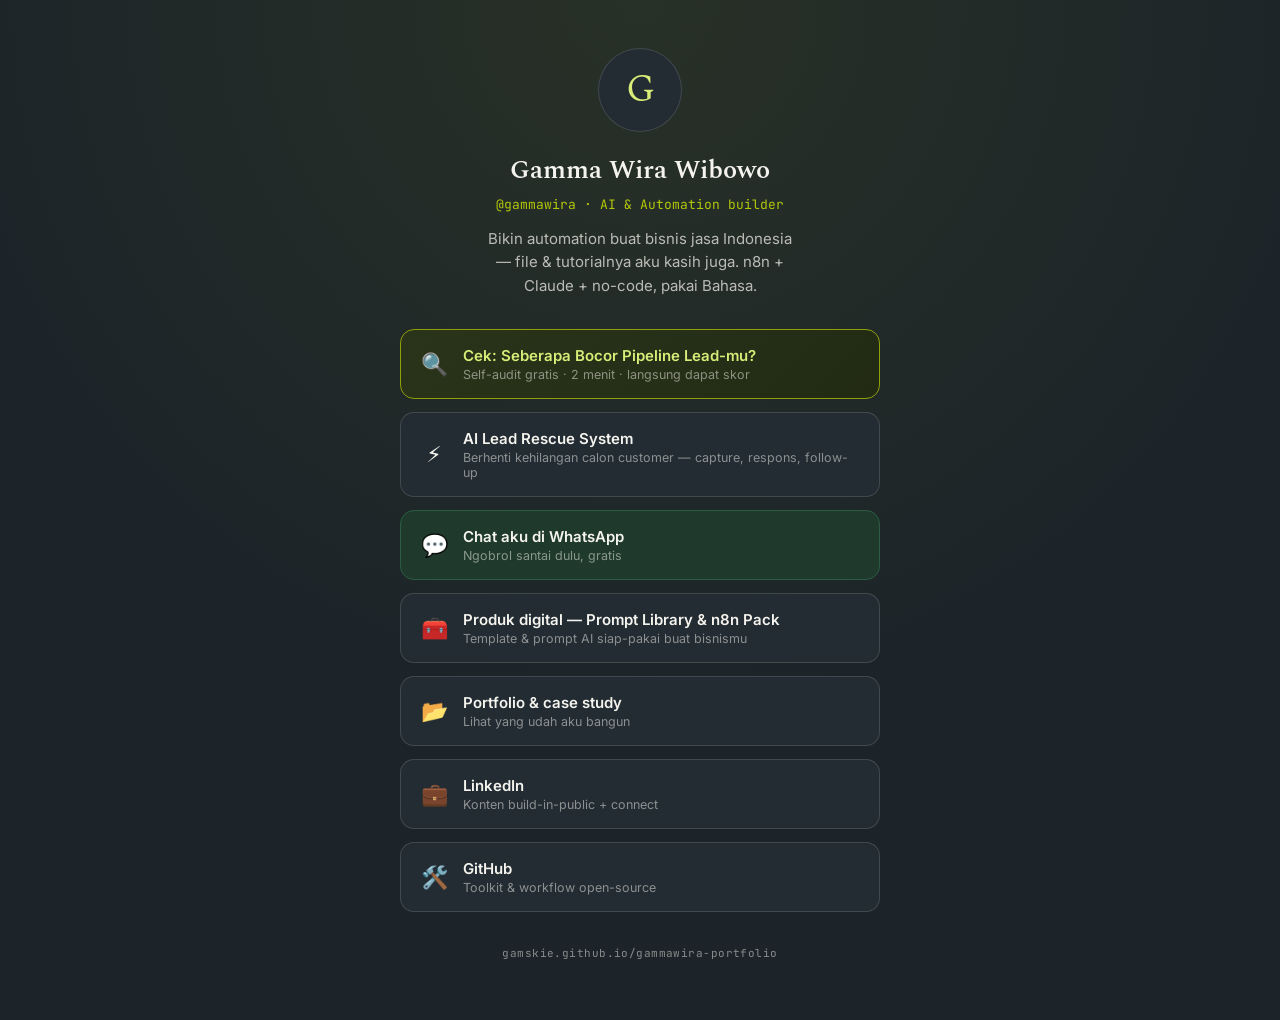
<file: go.html>
<!DOCTYPE html>
<html lang="id">
<head>
<meta charset="UTF-8">
<meta name="viewport" content="width=device-width, initial-scale=1.0">
<title>Gamma Wira — Links</title>
<meta name="description" content="AI & Automation builder. Bikin automation, file-nya aku kasih juga. Semua link di satu tempat.">
<meta name="theme-color" content="#1c2429">
<link rel="icon" href="data:image/svg+xml,%3Csvg xmlns='http://www.w3.org/2000/svg' viewBox='0 0 32 32'%3E%3Crect width='32' height='32' rx='6' fill='%231c2429'/%3E%3Ctext x='16' y='23' font-family='Georgia,serif' font-size='18' font-weight='400' text-anchor='middle' fill='%23b3c80a'%3EG%3C/text%3E%3C/svg%3E">
<link rel="preconnect" href="https://fonts.googleapis.com">
<link rel="preconnect" href="https://fonts.gstatic.com" crossorigin>
<link href="https://fonts.googleapis.com/css2?family=Spectral:wght@400;500;600&family=Inter:wght@400;500;600;700&family=JetBrains+Mono:wght@400;500&display=swap" rel="stylesheet">
<style>
  :root{
    --ink:#1c2429;--ink-2:#232c33;--smoke:#2a343b;--paper:#f5f3ee;
    --lime:#b3c80a;--lime-d:#8fa008;--lime-soft:#d8ec78;
    --cream:#f5f3ee;--cream-mut:rgba(245,243,238,.72);--cream-soft:rgba(245,243,238,.5);
    --line:rgba(245,243,238,.14);
    --sans:'Inter',system-ui,sans-serif;--disp:'Spectral',Georgia,serif;--mono:'JetBrains Mono',monospace;
  }
  *{box-sizing:border-box;margin:0;padding:0}
  body{font-family:var(--sans);background:var(--ink);color:var(--cream);min-height:100vh;
    background-image:radial-gradient(circle at 50% 0%,rgba(179,200,10,.08),transparent 60%);
    padding:48px 20px 60px;-webkit-font-smoothing:antialiased}
  .wrap{max-width:480px;margin:0 auto;text-align:center}
  .avatar{width:84px;height:84px;border-radius:50%;margin:0 auto 18px;background:var(--ink-2);border:1px solid var(--line);
    display:flex;align-items:center;justify-content:center;font-family:var(--disp);font-size:38px;color:var(--lime-soft)}
  h1{font-family:var(--disp);font-weight:600;font-size:26px;margin-bottom:6px}
  .handle{font-family:var(--mono);font-size:13px;color:var(--lime);margin-bottom:14px}
  .tag{font-size:15px;line-height:1.55;color:var(--cream-mut);max-width:34ch;margin:0 auto 32px}
  .links{display:flex;flex-direction:column;gap:13px}
  a.link{display:flex;align-items:center;gap:14px;text-align:left;text-decoration:none;
    background:var(--ink-2);border:1px solid var(--line);border-radius:14px;padding:16px 18px;color:var(--cream);
    transition:all .18s cubic-bezier(.16,1,.3,1)}
  a.link:hover{border-color:var(--lime-d);background:var(--smoke);transform:translateY(-2px)}
  a.link .ic{font-size:22px;width:30px;text-align:center;flex-shrink:0}
  a.link .tx{flex:1}
  a.link .tt{font-weight:600;font-size:15px;display:block}
  a.link .ds{font-size:12.5px;color:var(--cream-soft);display:block;margin-top:2px}
  a.feat{background:linear-gradient(135deg,#2a341a,#222a14);border-color:var(--lime-d)}
  a.feat .tt{color:var(--lime-soft)}
  a.wa{background:#1f3a2c;border-color:#2c5c43}
  a.wa:hover{background:#244633}
  .foot{margin-top:34px;font-family:var(--mono);font-size:11px;color:var(--cream-soft);letter-spacing:.04em}
</style>
</head>
<body>
  <div class="wrap">
    <div class="avatar">G</div>
    <h1>Gamma Wira Wibowo</h1>
    <div class="handle">@gammawira · AI &amp; Automation builder</div>
    <p class="tag">Bikin automation buat bisnis jasa Indonesia — file &amp; tutorialnya aku kasih juga. n8n + Claude + no-code, pakai Bahasa.</p>

    <div class="links">
      <a class="link feat" href="https://gamskie.github.io/gammawira-portfolio/lead-rescue/audit.html">
        <span class="ic">🔍</span>
        <span class="tx"><span class="tt">Cek: Seberapa Bocor Pipeline Lead-mu?</span><span class="ds">Self-audit gratis · 2 menit · langsung dapat skor</span></span>
      </a>
      <a class="link" href="https://gamskie.github.io/gammawira-portfolio/lead-rescue/">
        <span class="ic">⚡</span>
        <span class="tx"><span class="tt">AI Lead Rescue System</span><span class="ds">Berhenti kehilangan calon customer — capture, respons, follow-up</span></span>
      </a>
      <a class="link wa" href="https://wa.me/6583174237?text=Halo%20Gamma%2C%20aku%20mau%20ngobrol%20soal%20automation%20buat%20bisnisku">
        <span class="ic">💬</span>
        <span class="tx"><span class="tt">Chat aku di WhatsApp</span><span class="ds">Ngobrol santai dulu, gratis</span></span>
      </a>
      <a class="link" href="https://lynk.id/gammawira">
        <span class="ic">🧰</span>
        <span class="tx"><span class="tt">Produk digital — Prompt Library &amp; n8n Pack</span><span class="ds">Template &amp; prompt AI siap-pakai buat bisnismu</span></span>
      </a>
      <a class="link" href="https://gamskie.github.io/gammawira-portfolio/">
        <span class="ic">📂</span>
        <span class="tx"><span class="tt">Portfolio &amp; case study</span><span class="ds">Lihat yang udah aku bangun</span></span>
      </a>
      <a class="link" href="https://www.linkedin.com/in/gammawira">
        <span class="ic">💼</span>
        <span class="tx"><span class="tt">LinkedIn</span><span class="ds">Konten build-in-public + connect</span></span>
      </a>
      <a class="link" href="https://github.com/Gamskie">
        <span class="ic">🛠️</span>
        <span class="tx"><span class="tt">GitHub</span><span class="ds">Toolkit &amp; workflow open-source</span></span>
      </a>
    </div>

    <div class="foot">gamskie.github.io/gammawira-portfolio</div>
  </div>
</body>
</html>
</file>
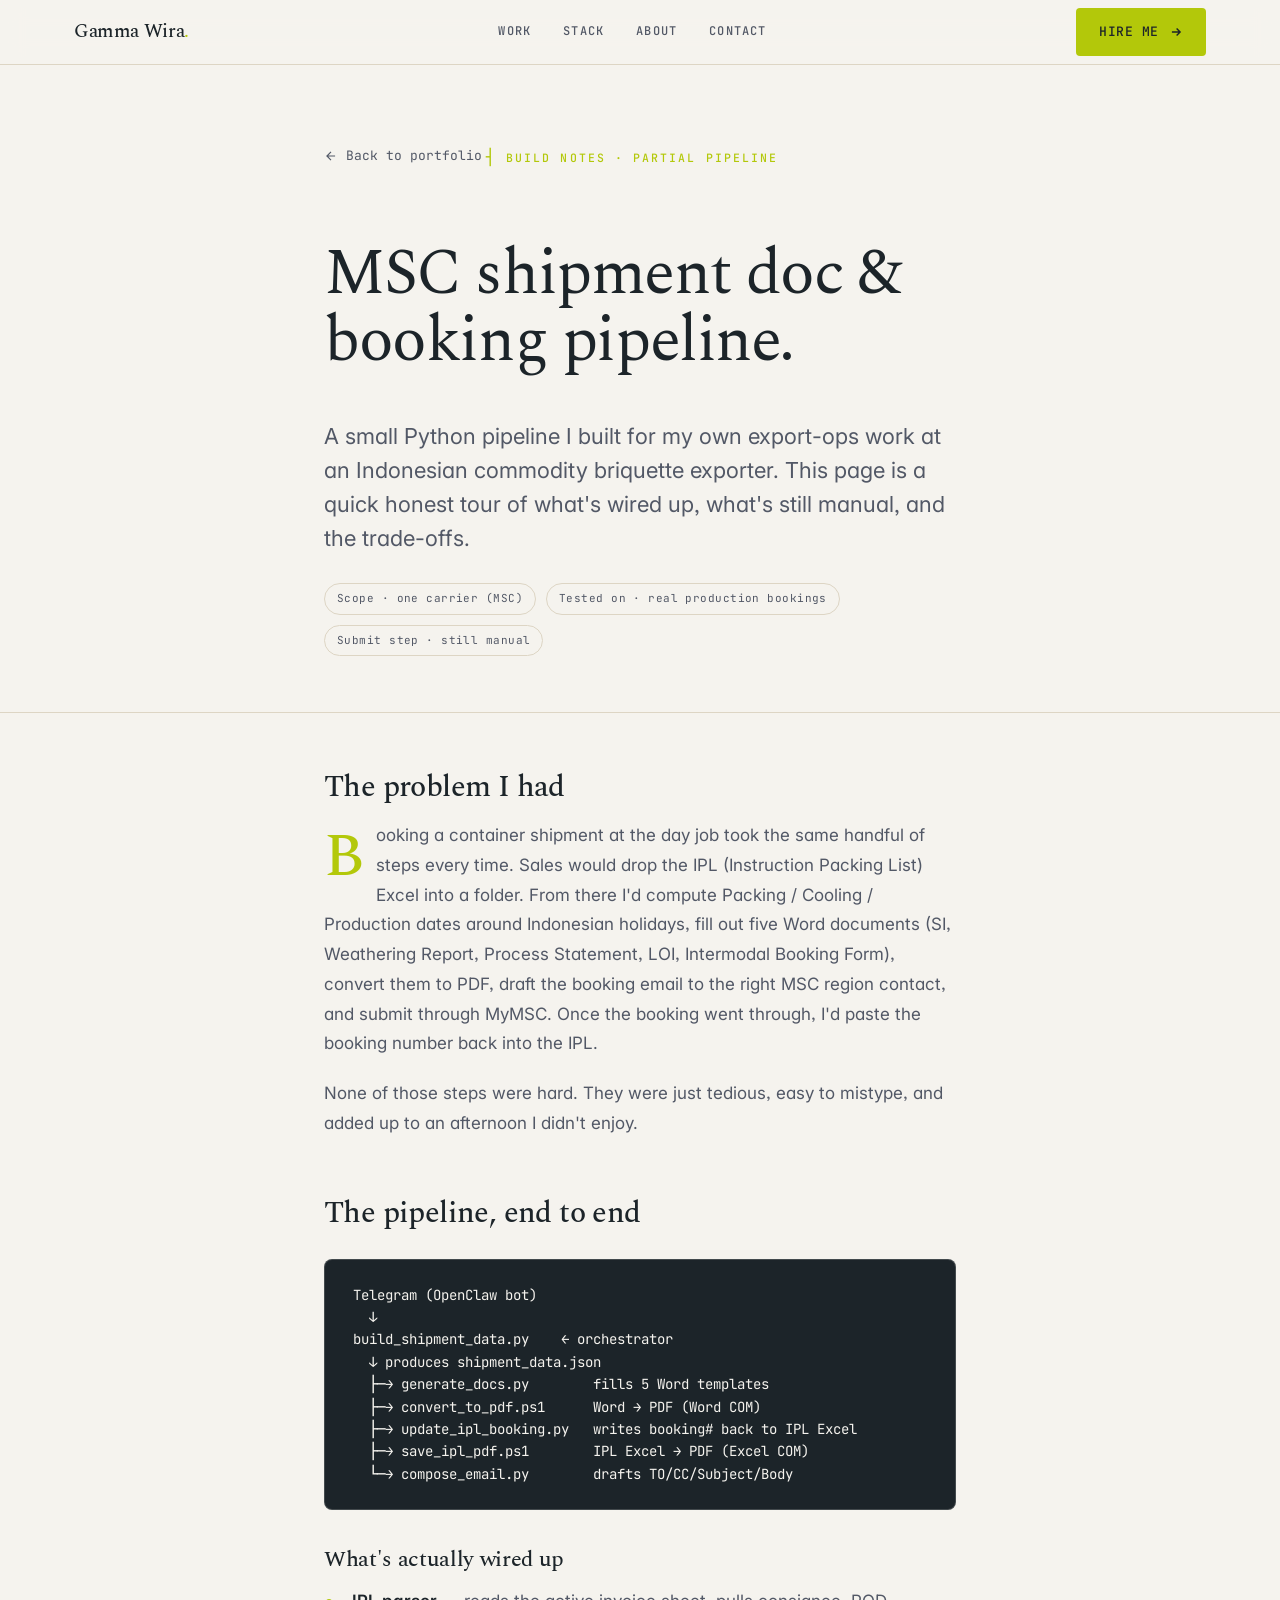
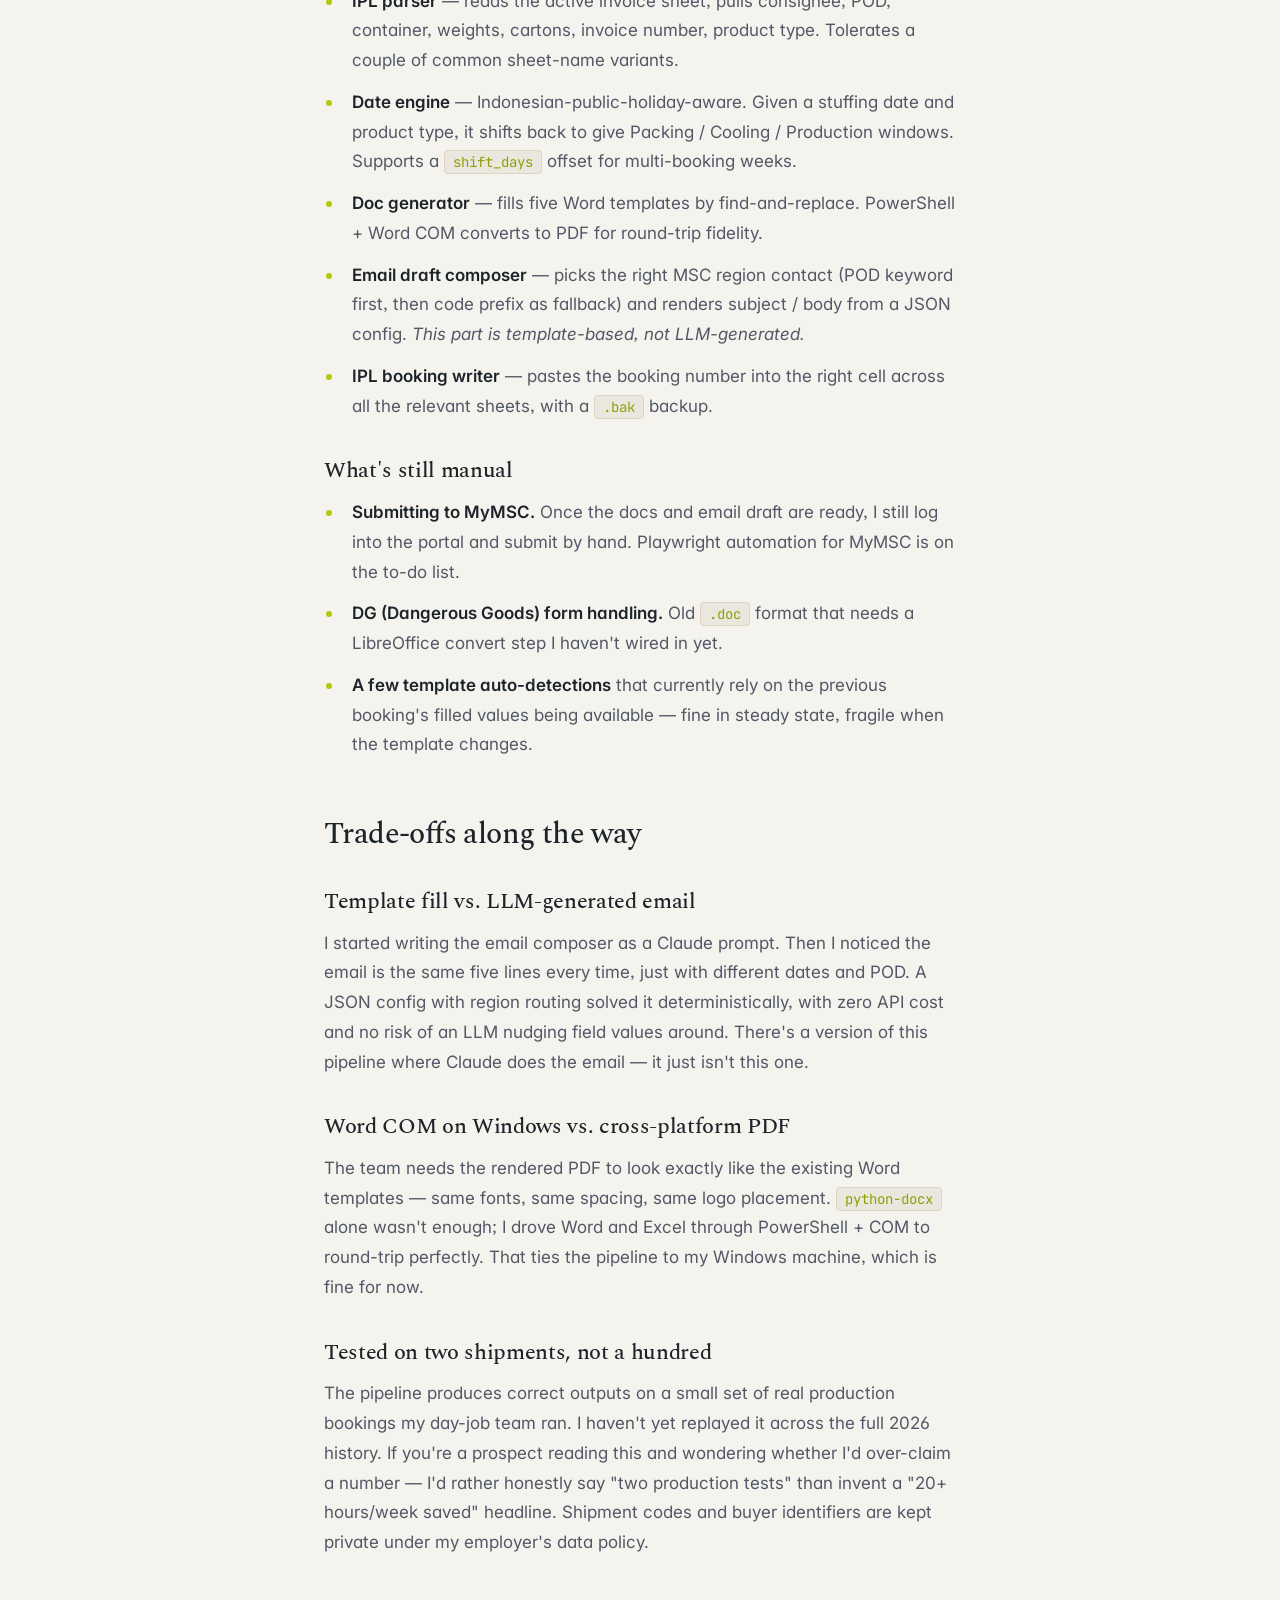
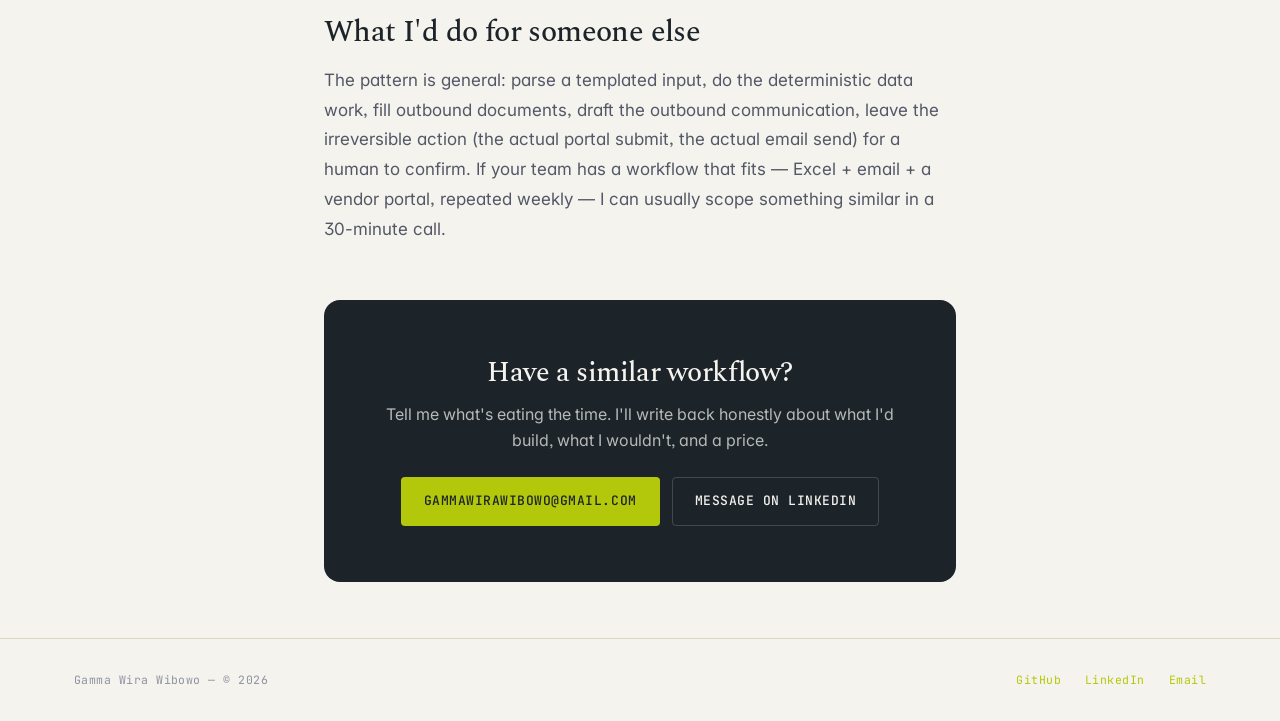
<file: case-study/shipment-booking.html>
<!DOCTYPE html>
<html lang="en">
<head>
<meta charset="UTF-8">
<meta name="viewport" content="width=device-width, initial-scale=1.0">
<title>Build notes: MSC shipment doc &amp; booking pipeline · Gamma Wira</title>
<meta name="description" content="Honest build notes on the Telegram-triggered Python pipeline I made for my own export-ops work — what's wired up, what's still manual, and the trade-offs along the way.">
<meta name="theme-color" content="#1c2429">
<meta property="og:title" content="Build notes: MSC shipment doc &amp; booking pipeline">
<meta property="og:description" content="A small Python pipeline I run from Telegram for my own export work. What's done, what's still manual, what I'd change.">
<meta property="og:image" content="https://gamskie.github.io/gammawira-portfolio/og.png">
<meta property="og:type" content="article">
<link rel="icon" href="data:image/svg+xml,%3Csvg xmlns='http://www.w3.org/2000/svg' viewBox='0 0 32 32'%3E%3Crect width='32' height='32' rx='6' fill='%231c2429'/%3E%3Ctext x='16' y='23' font-family='Georgia,serif' font-size='20' font-weight='400' text-anchor='middle' fill='%23b3c80a'%3EG%3C/text%3E%3C/svg%3E">
<link rel="preconnect" href="https://fonts.googleapis.com">
<link rel="preconnect" href="https://fonts.gstatic.com" crossorigin>
<link href="https://fonts.googleapis.com/css2?family=Spectral:ital,wght@0,300;0,400;0,500;0,600;1,400;1,500&family=Inter:wght@400;500;600;700&family=JetBrains+Mono:wght@400;500&display=swap" rel="stylesheet">
<link rel="stylesheet" href="../assets/system.css">
<style>
  /* Article reading layout */
  .article-hero { padding: 80px 0 56px; }
  .article-meta {
    display: flex;
    flex-wrap: wrap;
    gap: 10px;
    margin-top: 28px;
  }
  .article-meta .tag {
    font-family: var(--font-mono);
    font-size: 11px;
    padding: 6px 12px;
    border: 1px solid var(--line-cream);
    color: var(--ash);
    border-radius: var(--r-full);
    letter-spacing: 0.04em;
  }
  .back-link {
    display: inline-flex;
    align-items: center;
    gap: 8px;
    font-family: var(--font-mono);
    font-size: 13px;
    color: var(--ash);
    text-decoration: none;
    margin-bottom: 32px;
  }
  .back-link:hover { color: var(--ember); }

  /* Prose */
  .prose {
    font-size: 17px;
    line-height: 1.75;
    color: var(--ink-text);
    max-width: 680px;
    margin: 0 auto;
  }
  .prose > * { max-width: 100%; }
  .prose h2 {
    font-family: var(--font-display);
    font-size: 30px;
    line-height: 1.2;
    letter-spacing: -0.02em;
    font-weight: 500;
    color: var(--ink-text);
    margin: 56px 0 16px;
  }
  .prose h2:first-child { margin-top: 0; }
  .prose h3 {
    font-family: var(--font-display);
    font-size: 22px;
    line-height: 1.3;
    letter-spacing: -0.015em;
    font-weight: 500;
    color: var(--ink-text);
    margin: 36px 0 12px;
  }
  .prose p { margin: 0 0 20px; color: var(--ash); }
  .prose strong { color: var(--ink-text); font-weight: 600; }
  .prose ul { padding-left: 20px; margin: 0 0 24px; }
  .prose ul li {
    padding-left: 8px;
    margin-bottom: 12px;
    color: var(--ash);
  }
  .prose ul li::marker {
    color: var(--ember);
    font-family: var(--font-mono);
  }
  .prose ul li strong { color: var(--ink-text); }
  .prose code {
    font-family: var(--font-mono);
    font-size: 14px;
    background: var(--paper-2);
    border: 1px solid var(--line-cream);
    padding: 2px 8px;
    border-radius: 4px;
    color: var(--ember-deep);
  }
  .prose pre {
    background: var(--ink);
    color: var(--cream-text);
    border-radius: var(--r-md);
    padding: 24px 28px;
    overflow-x: auto;
    margin: 28px 0;
    font-family: var(--font-mono);
    font-size: 14px;
    line-height: 1.6;
    border: 1px solid var(--line-strong);
  }
  .prose pre code {
    background: transparent;
    border: none;
    color: var(--cream-text);
    padding: 0;
  }

  /* Drop cap */
  .prose > p:first-of-type::first-letter {
    font-family: var(--font-display);
    font-size: 60px;
    line-height: 1;
    float: left;
    padding: 6px 12px 0 0;
    color: var(--ember);
    font-weight: 500;
  }

  /* Mini CTA */
  .miniCta {
    padding: 56px 40px;
    background: var(--ink);
    color: var(--cream-text);
    border-radius: var(--r-lg);
    text-align: center;
    margin: 56px auto 0;
    max-width: 680px;
  }
  .miniCta h2 {
    color: var(--cream-text) !important;
    margin: 0 0 12px !important;
    font-family: var(--font-display);
    font-size: 28px;
    line-height: 1.2;
    letter-spacing: -0.015em;
    font-weight: 500;
  }
  .miniCta p {
    color: var(--cream-muted);
    margin: 0 0 24px;
    font-size: 16px;
  }
  .cta-row { display: flex; gap: 12px; justify-content: center; flex-wrap: wrap; }
</style>
</head>
<body class="surface-paper">

<!-- NAV -->
<nav class="nav">
  <div class="container nav-inner">
    <a href="../index.html" class="brand-mark">Gamma Wira<span class="dot">.</span></a>
    <div class="nav-links">
      <a class="nav-link" href="../index.html#work">Work</a>
      <a class="nav-link" href="../index.html#stack">Stack</a>
      <a class="nav-link" href="../index.html#about">About</a>
      <a class="nav-link" href="../index.html#contact">Contact</a>
    </div>
    <a class="btn btn-primary" href="../index.html#contact">
      Hire me
      <svg class="arrow" width="14" height="14" viewBox="0 0 24 24" fill="none" stroke="currentColor" stroke-width="2.5"><path d="M5 12h14M13 6l6 6-6 6"/></svg>
    </a>
  </div>
</nav>

<!-- HEADER -->
<header class="article-hero">
  <div class="container-prose">
    <a href="../index.html" class="back-link">
      <svg width="14" height="14" viewBox="0 0 24 24" fill="none" stroke="currentColor" stroke-width="2"><path d="M19 12H5M12 19l-7-7 7-7"/></svg>
      Back to portfolio
    </a>
    <div class="eyebrow" style="margin-bottom: 20px;">Build notes · Partial pipeline</div>
    <h1 class="display t-display" style="line-height: 1.05;">
      MSC shipment doc &amp; booking pipeline.
    </h1>
    <p class="t-lead" style="color: var(--ash); margin-top: 24px;">
      A small Python pipeline I built for my own export-ops work at an Indonesian commodity briquette exporter. This page is a quick honest tour of what's wired up, what's still manual, and the trade-offs.
    </p>
    <div class="article-meta">
      <span class="tag">Scope · one carrier (MSC)</span>
      <span class="tag">Tested on · real production bookings</span>
      <span class="tag">Submit step · still manual</span>
    </div>
  </div>
</header>

<!-- BODY -->
<section class="section-rule-top" style="padding-top: 56px; padding-bottom: 56px;">
  <div class="container-prose">
    <div class="prose">
      <h2>The problem I had</h2>
      <p>
        Booking a container shipment at the day job took the same handful of steps every time. Sales would drop the IPL (Instruction Packing List) Excel into a folder. From there I'd compute Packing / Cooling / Production dates around Indonesian holidays, fill out five Word documents (SI, Weathering Report, Process Statement, LOI, Intermodal Booking Form), convert them to PDF, draft the booking email to the right MSC region contact, and submit through MyMSC. Once the booking went through, I'd paste the booking number back into the IPL.
      </p>
      <p>
        None of those steps were hard. They were just tedious, easy to mistype, and added up to an afternoon I didn't enjoy.
      </p>

      <h2>The pipeline, end to end</h2>
      <pre><code>Telegram (OpenClaw bot)
  ↓
build_shipment_data.py    ← orchestrator
  ↓ produces shipment_data.json
  ├─→ generate_docs.py        fills 5 Word templates
  ├─→ convert_to_pdf.ps1      Word → PDF (Word COM)
  ├─→ update_ipl_booking.py   writes booking# back to IPL Excel
  ├─→ save_ipl_pdf.ps1        IPL Excel → PDF (Excel COM)
  └─→ compose_email.py        drafts TO/CC/Subject/Body</code></pre>

      <h3>What's actually wired up</h3>
      <ul>
        <li><strong>IPL parser</strong> — reads the active invoice sheet, pulls consignee, POD, container, weights, cartons, invoice number, product type. Tolerates a couple of common sheet-name variants.</li>
        <li><strong>Date engine</strong> — Indonesian-public-holiday-aware. Given a stuffing date and product type, it shifts back to give Packing / Cooling / Production windows. Supports a <code>shift_days</code> offset for multi-booking weeks.</li>
        <li><strong>Doc generator</strong> — fills five Word templates by find-and-replace. PowerShell + Word COM converts to PDF for round-trip fidelity.</li>
        <li><strong>Email draft composer</strong> — picks the right MSC region contact (POD keyword first, then code prefix as fallback) and renders subject / body from a JSON config. <em>This part is template-based, not LLM-generated.</em></li>
        <li><strong>IPL booking writer</strong> — pastes the booking number into the right cell across all the relevant sheets, with a <code>.bak</code> backup.</li>
      </ul>

      <h3>What's still manual</h3>
      <ul>
        <li><strong>Submitting to MyMSC.</strong> Once the docs and email draft are ready, I still log into the portal and submit by hand. Playwright automation for MyMSC is on the to-do list.</li>
        <li><strong>DG (Dangerous Goods) form handling.</strong> Old <code>.doc</code> format that needs a LibreOffice convert step I haven't wired in yet.</li>
        <li><strong>A few template auto-detections</strong> that currently rely on the previous booking's filled values being available — fine in steady state, fragile when the template changes.</li>
      </ul>

      <h2>Trade-offs along the way</h2>

      <h3>Template fill vs. LLM-generated email</h3>
      <p>
        I started writing the email composer as a Claude prompt. Then I noticed the email is the same five lines every time, just with different dates and POD. A JSON config with region routing solved it deterministically, with zero API cost and no risk of an LLM nudging field values around. There's a version of this pipeline where Claude does the email — it just isn't this one.
      </p>

      <h3>Word COM on Windows vs. cross-platform PDF</h3>
      <p>
        The team needs the rendered PDF to look exactly like the existing Word templates — same fonts, same spacing, same logo placement. <code>python-docx</code> alone wasn't enough; I drove Word and Excel through PowerShell + COM to round-trip perfectly. That ties the pipeline to my Windows machine, which is fine for now.
      </p>

      <h3>Tested on two shipments, not a hundred</h3>
      <p>
        The pipeline produces correct outputs on a small set of real production bookings my day-job team ran. I haven't yet replayed it across the full 2026 history. If you're a prospect reading this and wondering whether I'd over-claim a number — I'd rather honestly say "two production tests" than invent a "20+ hours/week saved" headline. Shipment codes and buyer identifiers are kept private under my employer's data policy.
      </p>

      <h2>What I'd do for someone else</h2>
      <p>
        The pattern is general: parse a templated input, do the deterministic data work, fill outbound documents, draft the outbound communication, leave the irreversible action (the actual portal submit, the actual email send) for a human to confirm. If your team has a workflow that fits — Excel + email + a vendor portal, repeated weekly — I can usually scope something similar in a 30-minute call.
      </p>
    </div>

    <div class="miniCta">
      <h2>Have a similar workflow?</h2>
      <p>Tell me what's eating the time. I'll write back honestly about what I'd build, what I wouldn't, and a price.</p>
      <div class="cta-row">
        <a class="btn btn-primary" href="mailto:gammawirawibowo@gmail.com">gammawirawibowo@gmail.com</a>
        <a class="btn btn-ghost-dark" href="https://linkedin.com/in/gammawira" target="_blank" rel="noopener">Message on LinkedIn</a>
      </div>
    </div>
  </div>
</section>

<!-- FOOTER -->
<footer class="section-rule-top" style="padding: 32px 0;">
  <div class="container" style="display: flex; justify-content: space-between; flex-wrap: wrap; gap: 16px;">
    <div class="fineprint">
      Gamma Wira Wibowo &mdash; © 2026
    </div>
    <div style="display: flex; gap: 24px;">
      <a class="fineprint" style="color: var(--ember); text-decoration: none;" href="https://github.com/Gamskie" target="_blank" rel="noopener">GitHub</a>
      <a class="fineprint" style="color: var(--ember); text-decoration: none;" href="https://linkedin.com/in/gammawira" target="_blank" rel="noopener">LinkedIn</a>
      <a class="fineprint" style="color: var(--ember); text-decoration: none;" href="mailto:gammawirawibowo@gmail.com">Email</a>
    </div>
  </div>
</footer>

</body>
</html>
</file>
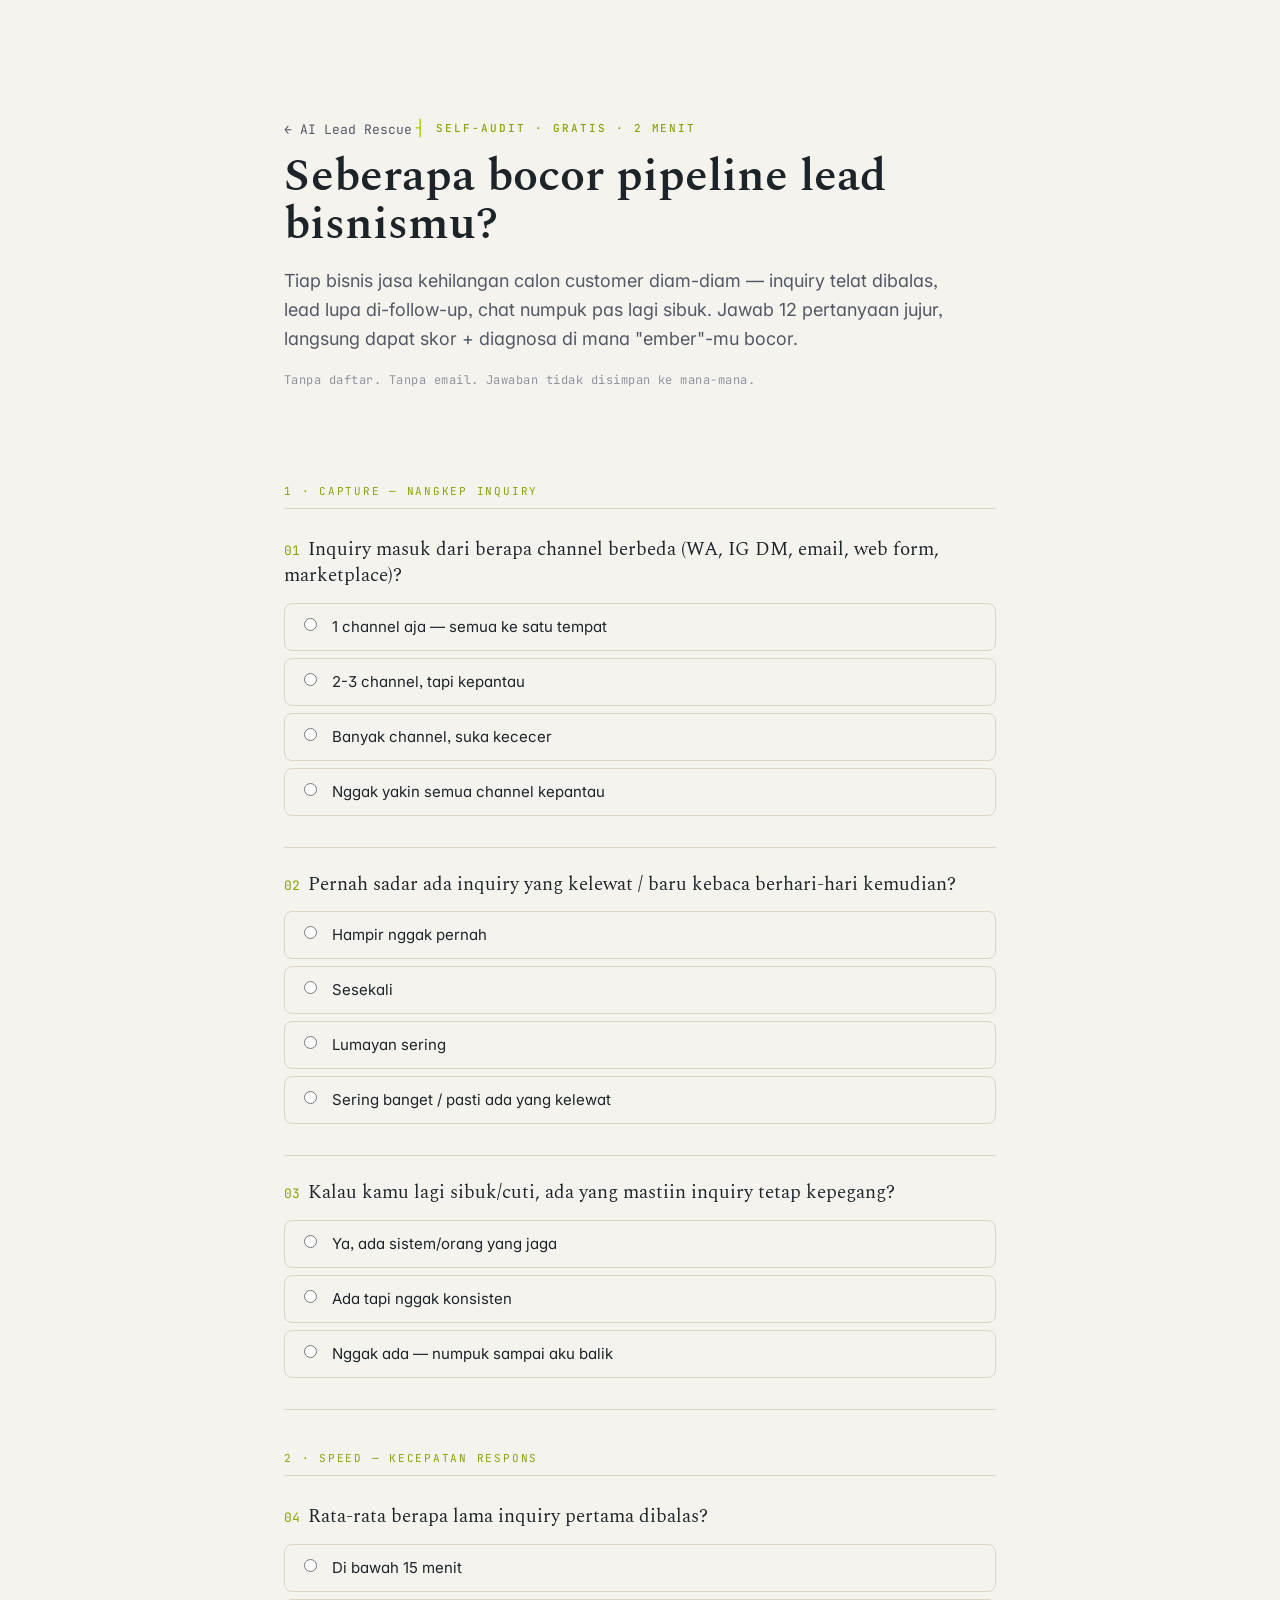
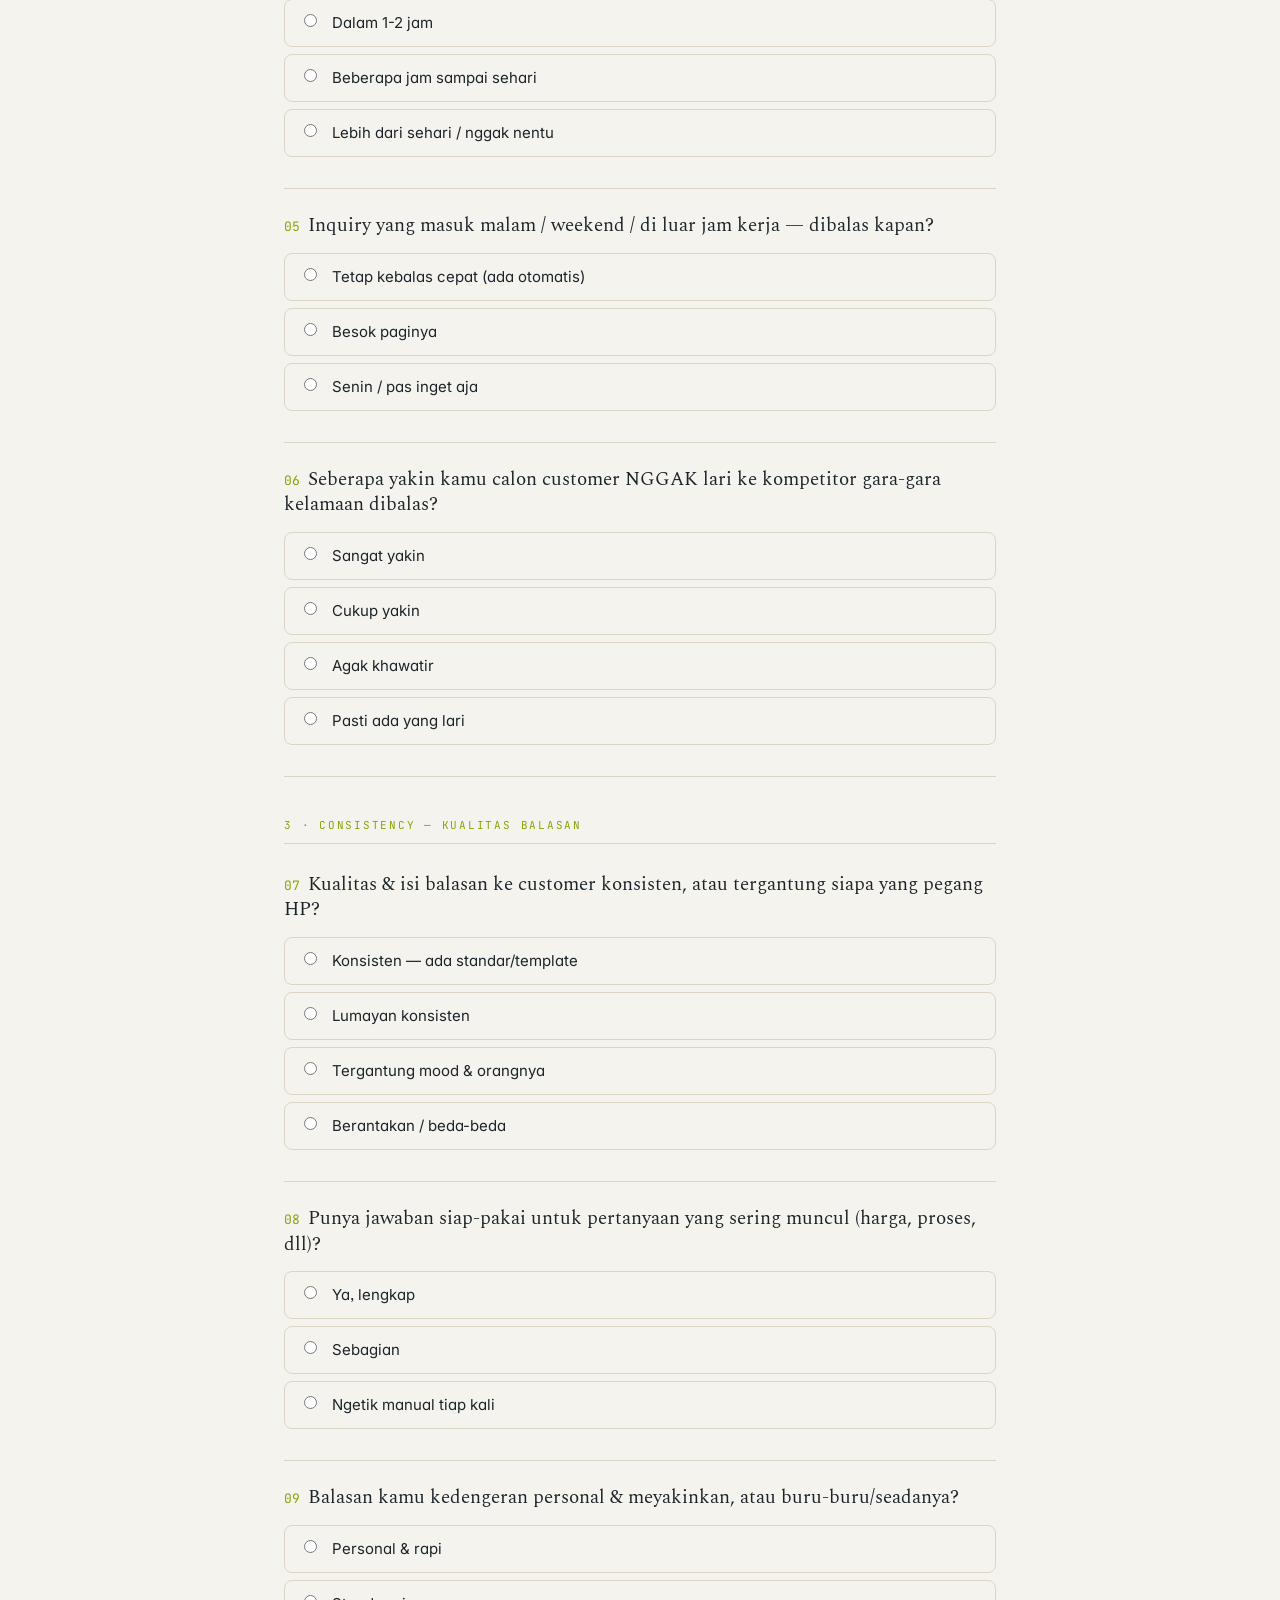
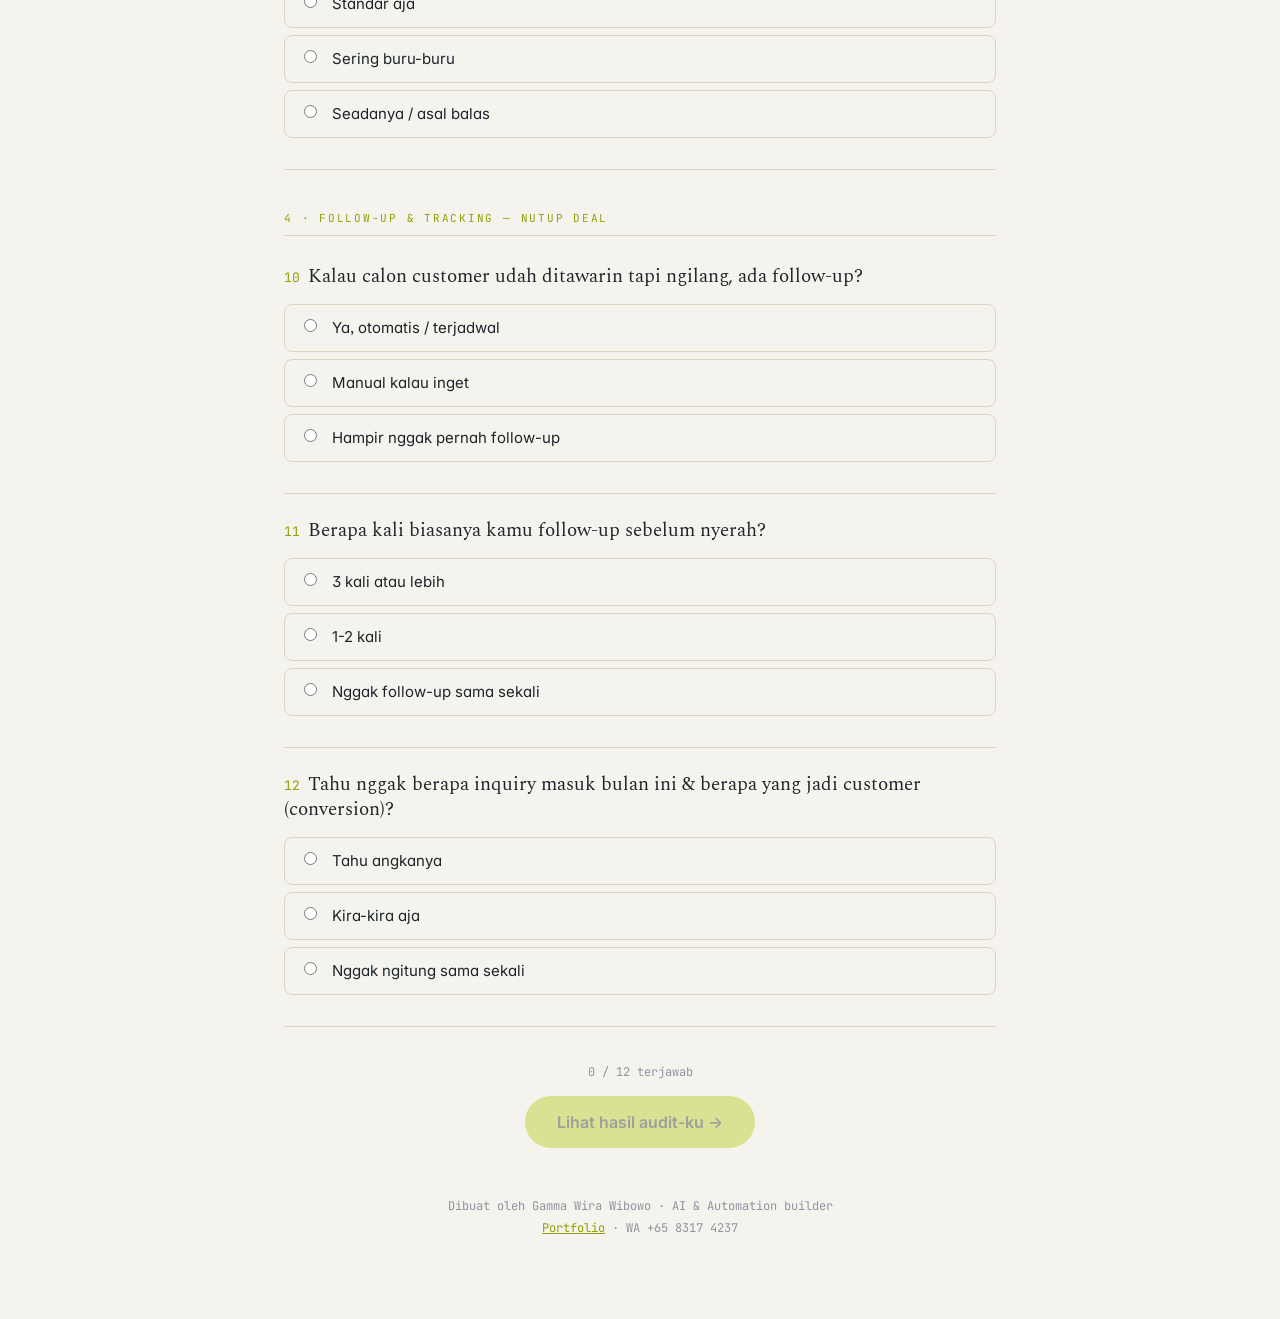
<file: lead-rescue/audit.html>
<!DOCTYPE html>
<html lang="id">
<head>
<meta charset="UTF-8">
<meta name="viewport" content="width=device-width, initial-scale=1.0">
<title>Self-Audit: Seberapa Bocor Pipeline Lead Bisnismu? | Gamma Wira</title>
<meta name="description" content="Tes 2 menit: cari tahu di mana calon customer bisnismu kabur — dari capture, kecepatan respons, sampai follow-up. Gratis, langsung dapat skor + diagnosa.">
<meta name="theme-color" content="#1c2429">
<meta property="og:title" content="Self-Audit: Seberapa Bocor Pipeline Lead Bisnismu?">
<meta property="og:description" content="Tes 2 menit, gratis. Cari tahu berapa calon customer yang diam-diam kabur tiap bulan.">
<meta property="og:type" content="website">
<link rel="icon" href="data:image/svg+xml,%3Csvg xmlns='http://www.w3.org/2000/svg' viewBox='0 0 32 32'%3E%3Crect width='32' height='32' rx='6' fill='%231c2429'/%3E%3Ctext x='16' y='23' font-family='Georgia,serif' font-size='20' font-weight='400' text-anchor='middle' fill='%23b3c80a'%3EL%3C/text%3E%3C/svg%3E">
<link rel="preconnect" href="https://fonts.googleapis.com">
<link rel="preconnect" href="https://fonts.gstatic.com" crossorigin>
<link href="https://fonts.googleapis.com/css2?family=Spectral:ital,wght@0,300;0,400;0,500;0,600;1,400;1,500&family=Inter:wght@400;500;600;700&family=JetBrains+Mono:wght@400;500&display=swap" rel="stylesheet">
<link rel="stylesheet" href="../assets/system.css">
<style>
  .auwrap{max-width:760px;margin:0 auto;padding:0 24px}
  .auhero{padding:96px 0 40px}
  @media(max-width:720px){.auhero{padding:64px 0 32px}}
  .eyebrow{font-family:var(--font-mono);font-size:11px;text-transform:uppercase;letter-spacing:.18em;color:var(--ember-deep);margin-bottom:14px}
  h1{font-family:var(--font-display);font-weight:600;font-size:clamp(30px,5vw,46px);line-height:1.06;margin:0 0 16px;color:var(--ink-text)}
  .lede{font-size:18px;line-height:1.6;color:var(--ash);max-width:60ch}
  .meta{font-family:var(--font-mono);font-size:12px;color:var(--ash-soft);margin-top:18px;letter-spacing:.04em}

  .qsec{margin:8px 0 0}
  .qcat{font-family:var(--font-mono);font-size:11px;letter-spacing:.16em;text-transform:uppercase;color:var(--ember-deep);margin:40px 0 4px;padding-bottom:8px;border-bottom:1px solid var(--line-cream)}
  .q{padding:24px 0;border-bottom:1px solid var(--line-cream)}
  .q .qt{font-family:var(--font-display);font-size:19px;line-height:1.35;margin:0 0 14px;color:var(--ink-text)}
  .q .qn{color:var(--ember-deep);font-family:var(--font-mono);font-size:13px;margin-right:8px}
  label.opt{display:flex;gap:12px;align-items:flex-start;padding:11px 14px;border:1px solid var(--line-cream);border-radius:var(--r-md);margin:7px 0;cursor:pointer;background:var(--paper);transition:all .15s var(--ease-out);font-size:15px;color:var(--ink-text)}
  label.opt:hover{border-color:var(--ember-deep);background:var(--paper-2)}
  label.opt input{margin-top:3px;accent-color:var(--ember-deep);flex-shrink:0}
  label.opt.sel{border-color:var(--ember-deep);background:var(--ember-tint);box-shadow:inset 0 0 0 1px var(--ember-deep)}

  .cta-btn{display:inline-block;background:var(--ember);color:#1c2429;font-family:var(--font-sans);font-weight:600;font-size:16px;padding:16px 32px;border:none;border-radius:var(--r-full);cursor:pointer;text-decoration:none;transition:all .2s var(--ease-out);box-shadow:var(--shadow-lime)}
  .cta-btn:hover{background:var(--ember-deep);transform:translateY(-1px)}
  .cta-btn:disabled{opacity:.4;cursor:not-allowed;box-shadow:none}
  .wa-btn{background:#25d366;color:#fff}
  .wa-btn:hover{background:#1eb858}

  .submitbar{margin:36px 0;text-align:center}
  .progresstxt{font-family:var(--font-mono);font-size:12px;color:var(--ash-soft);margin-bottom:14px}

  /* result */
  #result{display:none;margin:40px 0 0;scroll-margin-top:30px}
  .scorecard{background:var(--ink);color:var(--cream-text);border-radius:var(--r-lg);padding:40px 32px;text-align:center;box-shadow:var(--shadow-lg)}
  .scorenum{font-family:var(--font-display);font-size:64px;line-height:1;color:var(--ember-soft)}
  .scoremax{font-family:var(--font-mono);font-size:14px;color:var(--cream-soft)}
  .tier{font-family:var(--font-display);font-size:26px;margin:18px 0 6px}
  .tierdesc{color:var(--cream-muted);font-size:16px;line-height:1.6;max-width:52ch;margin:0 auto}
  .leakbar{height:12px;border-radius:6px;background:rgba(245,243,238,.12);overflow:hidden;margin:24px auto 8px;max-width:420px}
  .leakfill{height:100%;border-radius:6px;transition:width .8s var(--ease-out)}
  .breakdown{margin:28px 0 0;text-align:left;max-width:480px;margin-left:auto;margin-right:auto}
  .brow{display:flex;justify-content:space-between;padding:10px 0;border-top:1px solid var(--line-strong);font-size:14px}
  .brow .bk{color:var(--cream-muted)} .brow .bv{font-family:var(--font-mono);color:var(--ember-soft)}
  .nextbox{background:var(--paper);border:1px solid var(--line-cream);border-left:3px solid var(--ember);border-radius:var(--r-md);padding:28px;margin:24px 0}
  .nextbox h3{font-family:var(--font-display);font-size:22px;margin:0 0 10px;color:var(--ink-text)}
  .nextbox p{color:var(--ash);line-height:1.6;margin:0 0 18px}
  .foot{margin:48px 0 80px;text-align:center;color:var(--ash-soft);font-family:var(--font-mono);font-size:12px;line-height:1.8}
  .foot a{color:var(--ember-deep)}
  .backlink{font-family:var(--font-mono);font-size:13px;color:var(--ash);text-decoration:none}
</style>
</head>
<body>

<div class="auwrap">
  <div class="auhero">
    <a href="index.html" class="backlink">← AI Lead Rescue</a>
    <div class="eyebrow" style="margin-top:24px">Self-Audit · Gratis · 2 menit</div>
    <h1>Seberapa bocor pipeline lead bisnismu?</h1>
    <p class="lede">Tiap bisnis jasa kehilangan calon customer diam-diam — inquiry telat dibalas, lead lupa di-follow-up, chat numpuk pas lagi sibuk. Jawab 12 pertanyaan jujur, langsung dapat skor + diagnosa di mana "ember"-mu bocor.</p>
    <p class="meta">Tanpa daftar. Tanpa email. Jawaban tidak disimpan ke mana-mana.</p>
  </div>

  <form id="auditForm">
    <div id="questions"></div>

    <div class="submitbar">
      <div class="progresstxt" id="progress">0 / 12 terjawab</div>
      <button type="button" class="cta-btn" id="seeResult" disabled>Lihat hasil audit-ku →</button>
    </div>
  </form>

  <div id="result">
    <div class="scorecard">
      <div class="eyebrow" style="color:var(--ember-soft)">Hasil Audit</div>
      <div><span class="scorenum" id="rScore">0</span><span class="scoremax"> / 36 sehat</span></div>
      <div class="leakbar"><div class="leakfill" id="rFill"></div></div>
      <div class="tier" id="rTier">—</div>
      <div class="tierdesc" id="rDesc">—</div>
      <div class="breakdown" id="rBreak"></div>
    </div>

    <div class="nextbox">
      <h3 id="nextTitle">Langkah berikutnya</h3>
      <p id="nextBody"></p>
      <a href="#" class="cta-btn wa-btn" id="waBtn" target="_blank" rel="noopener">💬 Chat Gamma di WhatsApp</a>
    </div>
  </div>

  <div class="foot">
    Dibuat oleh Gamma Wira Wibowo · AI &amp; Automation builder<br>
    <a href="https://gamskie.github.io/gammawira-portfolio/">Portfolio</a> · WA +65 8317 4237
  </div>
</div>

<script>
const QUESTIONS = [
  { cat:"1 · CAPTURE — Nangkep inquiry", items:[
    { q:"Inquiry masuk dari berapa channel berbeda (WA, IG DM, email, web form, marketplace)?",
      opts:[ ["1 channel aja — semua ke satu tempat",3],["2-3 channel, tapi kepantau",2],["Banyak channel, suka kececer",1],["Nggak yakin semua channel kepantau",0] ] },
    { q:"Pernah sadar ada inquiry yang kelewat / baru kebaca berhari-hari kemudian?",
      opts:[ ["Hampir nggak pernah",3],["Sesekali",2],["Lumayan sering",1],["Sering banget / pasti ada yang kelewat",0] ] },
    { q:"Kalau kamu lagi sibuk/cuti, ada yang mastiin inquiry tetap kepegang?",
      opts:[ ["Ya, ada sistem/orang yang jaga",3],["Ada tapi nggak konsisten",1],["Nggak ada — numpuk sampai aku balik",0] ] },
  ]},
  { cat:"2 · SPEED — Kecepatan respons", items:[
    { q:"Rata-rata berapa lama inquiry pertama dibalas?",
      opts:[ ["Di bawah 15 menit",3],["Dalam 1-2 jam",2],["Beberapa jam sampai sehari",1],["Lebih dari sehari / nggak nentu",0] ] },
    { q:"Inquiry yang masuk malam / weekend / di luar jam kerja — dibalas kapan?",
      opts:[ ["Tetap kebalas cepat (ada otomatis)",3],["Besok paginya",1],["Senin / pas inget aja",0] ] },
    { q:"Seberapa yakin kamu calon customer NGGAK lari ke kompetitor gara-gara kelamaan dibalas?",
      opts:[ ["Sangat yakin",3],["Cukup yakin",2],["Agak khawatir",1],["Pasti ada yang lari",0] ] },
  ]},
  { cat:"3 · CONSISTENCY — Kualitas balasan", items:[
    { q:"Kualitas & isi balasan ke customer konsisten, atau tergantung siapa yang pegang HP?",
      opts:[ ["Konsisten — ada standar/template",3],["Lumayan konsisten",2],["Tergantung mood & orangnya",1],["Berantakan / beda-beda",0] ] },
    { q:"Punya jawaban siap-pakai untuk pertanyaan yang sering muncul (harga, proses, dll)?",
      opts:[ ["Ya, lengkap",3],["Sebagian",1],["Ngetik manual tiap kali",0] ] },
    { q:"Balasan kamu kedengeran personal & meyakinkan, atau buru-buru/seadanya?",
      opts:[ ["Personal & rapi",3],["Standar aja",2],["Sering buru-buru",1],["Seadanya / asal balas",0] ] },
  ]},
  { cat:"4 · FOLLOW-UP & TRACKING — Nutup deal", items:[
    { q:"Kalau calon customer udah ditawarin tapi ngilang, ada follow-up?",
      opts:[ ["Ya, otomatis / terjadwal",3],["Manual kalau inget",1],["Hampir nggak pernah follow-up",0] ] },
    { q:"Berapa kali biasanya kamu follow-up sebelum nyerah?",
      opts:[ ["3 kali atau lebih",3],["1-2 kali",1],["Nggak follow-up sama sekali",0] ] },
    { q:"Tahu nggak berapa inquiry masuk bulan ini & berapa yang jadi customer (conversion)?",
      opts:[ ["Tahu angkanya",3],["Kira-kira aja",1],["Nggak ngitung sama sekali",0] ] },
  ]},
];

const MAX = 36;
let flat = [];
QUESTIONS.forEach((sec,si)=>sec.items.forEach((it,ii)=>flat.push({si,ii,...it})));

// render
const qDiv = document.getElementById('questions');
let qIndex = 0;
QUESTIONS.forEach((sec,si)=>{
  const cat=document.createElement('div'); cat.className='qcat'; cat.textContent=sec.cat; qDiv.appendChild(cat);
  sec.items.forEach((it,ii)=>{
    qIndex++;
    const wrap=document.createElement('div'); wrap.className='q';
    const t=document.createElement('div'); t.className='qt';
    t.innerHTML='<span class="qn">'+String(qIndex).padStart(2,'0')+'</span>'+it.q;
    wrap.appendChild(t);
    it.opts.forEach((o,oi)=>{
      const lab=document.createElement('label'); lab.className='opt';
      const inp=document.createElement('input');
      inp.type='radio'; inp.name='q_'+si+'_'+ii; inp.value=o[1];
      inp.dataset.cat=si;
      inp.addEventListener('change',()=>{
        document.getElementsByName(inp.name).forEach(r=>r.closest('.opt').classList.remove('sel'));
        lab.classList.add('sel'); updateProgress();
      });
      const span=document.createElement('span'); span.textContent=o[0];
      lab.appendChild(inp); lab.appendChild(span); wrap.appendChild(lab);
    });
    qDiv.appendChild(wrap);
  });
});

const total = flat.length;
function answered(){ return document.querySelectorAll('#questions input:checked').length; }
function updateProgress(){
  const a=answered();
  document.getElementById('progress').textContent=a+' / '+total+' terjawab';
  document.getElementById('seeResult').disabled = a<total;
}

const WA = '6583174237';
const TIERS = [
  { min:29, name:"Bocor kecil — pipeline sehat", color:"#6ec76e",
    desc:"Mantap. Dasar capture–respons–follow-up kamu udah kuat. Yang tersisa tinggal optimasi tipis biar makin konsisten pas volume naik.",
    nextT:"Tinggal finishing", nextB:"Pipeline kamu udah bagus. Kalau mau di-stress-test biar tetap rapi pas customer makin banyak, kita bisa ngobrol santai soal titik optimasi terakhir." },
  { min:18, name:"Bocor sedang — ada yang netes", color:"#d4a017",
    desc:"Pondasinya ada, tapi ada beberapa titik yang netes — biasanya di kecepatan respons atau follow-up yang nggak konsisten. Tiap bulan kemungkinan ada calon customer yang kabur tanpa kamu sadar.",
    nextT:"Tutup 2-3 kebocoran utama", nextB:"Skor kamu nunjukkin ada 2-3 titik bocor yang jelas. Aku bisa bantu petakan persisnya lewat Audit (Rp 1,5jt, dan kalau lanjut full build, biaya audit balik). Atau chat dulu gratis biar aku kasih 1-2 perbaikan cepat." },
  { min:9, name:"Bocor besar — banyak yang lolos", color:"#d4763a",
    desc:"Ember kamu bocor di beberapa tempat sekaligus. Inquiry masuk tapi banyak yang nggak ke-respons cepat, nggak di-follow-up, dan kamu nggak tahu berapa yang hilang. Ini biasanya kerugian jutaan/bulan yang nggak keliatan di laporan.",
    nextT:"Kamu lagi 'numpahin' calon customer", nextB:"Kabar baiknya: ini paling cepat naik begitu sistemnya dibenerin. Mulai dari Audit (Rp 1,5jt) buat lihat persis di mana duitnya bocor + estimasi berapa yang bisa diselamatin. Chat dulu yuk, aku jelasin langkahnya." },
  { min:0, name:"Bocor parah — ember tanpa dasar", color:"#d44637",
    desc:"Hampir semua tahap pipeline-mu bocor: capture berantakan, respons lambat, nyaris nggak ada follow-up, dan nggak ada tracking. Setiap rupiah yang kamu keluarin buat marketing kemungkinan besar netes keluar sebelum jadi customer.",
    nextT:"Ini yang paling mendesak dibenerin", nextB:"Ini bukan buat nakut-nakutin — justru posisi dengan potensi naik paling besar, karena perbaikan dasar langsung kerasa. Yuk chat, aku bantu petain dari mana mulai (mulai dari Audit Rp 1,5jt yang konkret, bukan teori)." },
];

document.getElementById('seeResult').addEventListener('click',()=>{
  let score=0; const catScore=[0,0,0,0]; const catMax=[0,0,0,0];
  QUESTIONS.forEach((sec,si)=>{
    sec.items.forEach((it,ii)=>{
      const sel=document.querySelector('input[name="q_'+si+'_'+ii+'"]:checked');
      const max=Math.max(...it.opts.map(o=>o[1]));
      catMax[si]+=max;
      if(sel){ score+=+sel.value; catScore[si]+=+sel.value; }
    });
  });
  const tier = TIERS.find(t=>score>=t.min);
  const pctHealthy = Math.round(score/MAX*100);
  const pctLeak = 100-pctHealthy;

  document.getElementById('rScore').textContent=score;
  document.getElementById('rTier').textContent=tier.name;
  document.getElementById('rDesc').textContent=tier.desc;
  const fill=document.getElementById('rFill');
  fill.style.width=pctHealthy+'%'; fill.style.background=tier.color;

  const catNames=["Capture","Speed","Consistency","Follow-up & Tracking"];
  const bd=document.getElementById('rBreak'); bd.innerHTML='';
  catNames.forEach((n,i)=>{
    const row=document.createElement('div'); row.className='brow';
    row.innerHTML='<span class="bk">'+n+'</span><span class="bv">'+catScore[i]+' / '+catMax[i]+'</span>';
    bd.appendChild(row);
  });

  document.getElementById('nextTitle').textContent=tier.nextT;
  document.getElementById('nextBody').textContent=tier.nextB;

  const msg='Halo Gamma, aku baru isi self-audit AI Lead Rescue. Skorku '+score+'/36 ('+tier.name+'). Mau ngobrol soal cara nutup kebocorannya.';
  document.getElementById('waBtn').href='https://wa.me/'+WA+'?text='+encodeURIComponent(msg);

  document.getElementById('result').style.display='block';
  document.getElementById('result').scrollIntoView({behavior:'smooth'});
});
</script>
</body>
</html>
</file>
<file: assets/system.css>
/* ============================================================
   Slate Design System v3 — Engineered Editorial
   ------------------------------------------------------------
   Aesthetic: cool, sharp, engineering-meets-craft
   Palette:   Slate · Porcelain · Acid Lime
   Type:      Spectral (display) · Inter (UI) · JetBrains Mono (chrome)
   Owner:     Gamma Wira Wibowo
   Locked:    19 Mei 2026 (v3)
   Replaces:  Ember v2 (too warm-trade adjacent to pet-acc.com)
   ============================================================ */

:root {
  /* Surfaces — cool, engineered */
  --ink:           #1c2429;   /* cool slate-graphite */
  --ink-elevated:  #232c33;
  --smoke:         #2a343b;   /* card on dark */
  --paper:         #f5f3ee;   /* porcelain (cool off-white) */
  --paper-2:       #ebe7df;   /* recessed */
  --paper-3:       #dfd9cd;   /* deeper tint */

  /* Accent — acid lime */
  --ember:         #b3c80a;   /* primary accent (token name kept for backwards compat) */
  --ember-deep:    #8fa008;   /* hover */
  --ember-soft:    #d8ec78;   /* soft on dark */
  --ember-tint:    #eaf4b6;   /* tint wash */

  /* Text */
  --ink-text:      #1c2429;
  --ash:           #525866;   /* cool muted text */
  --ash-soft:      #8e93a0;
  --cream-text:    #f5f3ee;
  --cream-muted:   rgba(245,243,238,0.72);
  --cream-soft:    rgba(245,243,238,0.50);

  /* Lines */
  --line-cream:    #ddd5c4;   /* hairlines on porcelain */
  --line-dark:     rgba(245,243,238,0.10);
  --line-strong:   rgba(245,243,238,0.18);

  /* Status (data UI only) */
  --ok:            #6ec76e;
  --warn:          #d4a017;
  --danger:        #d44637;

  /* Spacing scale (8pt grid) */
  --s-1: 4px;   --s-2: 8px;   --s-3: 12px;  --s-4: 16px;
  --s-5: 24px;  --s-6: 32px;  --s-7: 48px;  --s-8: 64px;
  --s-9: 96px;  --s-10: 128px;

  /* Radii */
  --r-sm: 4px;  --r-md: 8px;  --r-lg: 16px;  --r-full: 999px;

  /* Type */
  --font-display: 'Spectral', 'Times New Roman', Georgia, serif;
  --font-sans:    'Inter', ui-sans-serif, system-ui, -apple-system, 'Segoe UI', sans-serif;
  --font-mono:    'JetBrains Mono', ui-monospace, 'SF Mono', Menlo, monospace;

  /* Shadows */
  --shadow-sm:  0 1px 2px rgba(28,36,41,0.06);
  --shadow-md:  0 8px 24px -8px rgba(28,36,41,0.12);
  --shadow-lg:  0 24px 60px -20px rgba(28,36,41,0.18);
  --shadow-lime: 0 18px 40px -16px rgba(179,200,10,0.36);

  /* Motion */
  --ease-out: cubic-bezier(0.16, 1, 0.3, 1);
}

/* ============================================================
   Base reset
   ============================================================ */
* { box-sizing: border-box; }
html { -webkit-text-size-adjust: 100%; scroll-behavior: smooth; }
body {
  margin: 0;
  font-family: var(--font-sans);
  font-feature-settings: 'cv11','ss01','ss03';
  color: var(--ink-text);
  background: var(--paper);
  text-rendering: optimizeLegibility;
  -webkit-font-smoothing: antialiased;
  -moz-osx-font-smoothing: grayscale;
  line-height: 1.6;
}

/* ============================================================
   Display type — Spectral, sharper than Fraunces
   ============================================================ */
.display {
  font-family: var(--font-display);
  font-weight: 400;
  letter-spacing: -0.02em;
  line-height: 1.05;
}
.display-italic {
  font-style: italic;
  font-weight: 400;
}

/* Sizes (clamps) */
.t-hero     { font-size: clamp(48px, 7vw, 96px); line-height: 1.0; letter-spacing: -0.028em; }
.t-display  { font-size: clamp(36px, 5vw, 64px); line-height: 1.05; letter-spacing: -0.022em; }
.t-h2       { font-size: clamp(28px, 3.6vw, 44px); line-height: 1.1;  letter-spacing: -0.018em; }
.t-h3       { font-size: clamp(22px, 2.4vw, 28px); line-height: 1.2;  letter-spacing: -0.012em; }
.t-h4       { font-size: 20px; line-height: 1.3; letter-spacing: -0.005em; font-weight: 600; }
.t-lead     { font-size: clamp(18px, 1.8vw, 22px); line-height: 1.55; }
.t-body     { font-size: 17px; line-height: 1.65; }
.t-small    { font-size: 14px; line-height: 1.55; }
.t-eyebrow  {
  font-family: var(--font-mono);
  font-size: 12px;
  text-transform: uppercase;
  letter-spacing: 0.16em;
  font-weight: 500;
}

/* ============================================================
   Eyebrow — engineered with code-tick markers
   ============================================================ */
.eyebrow {
  font-family: var(--font-mono);
  font-size: 11.5px;
  text-transform: uppercase;
  letter-spacing: 0.18em;
  font-weight: 500;
  color: var(--ember);
  display: inline-flex;
  align-items: center;
  gap: 10px;
}
.eyebrow::before {
  content: '┤';
  display: inline-block;
  color: var(--ember);
  font-family: var(--font-mono);
  font-size: 14px;
  line-height: 1;
  transform: translateY(-1px);
}

/* ============================================================
   Surface helpers
   ============================================================ */
.surface-ink   { background: var(--ink);   color: var(--cream-text); }
.surface-paper { background: var(--paper); color: var(--ink-text); }
.surface-paper-2 { background: var(--paper-2); color: var(--ink-text); }

/* ============================================================
   Engineered dot-grid background — signature hero motif
   ============================================================ */
.dot-grid {
  position: relative;
}
.dot-grid::before {
  content: '';
  position: absolute;
  inset: 0;
  background-image: radial-gradient(rgba(28,36,41,0.10) 1px, transparent 1.2px);
  background-size: 24px 24px;
  background-position: 0 0;
  pointer-events: none;
  z-index: 0;
  mask-image: linear-gradient(180deg, rgba(0,0,0,0.9) 0%, rgba(0,0,0,0.3) 70%, transparent 100%);
  -webkit-mask-image: linear-gradient(180deg, rgba(0,0,0,0.9) 0%, rgba(0,0,0,0.3) 70%, transparent 100%);
}
.surface-ink.dot-grid::before {
  background-image: radial-gradient(rgba(245,243,238,0.10) 1px, transparent 1.2px);
}
.dot-grid > * { position: relative; z-index: 1; }

/* ============================================================
   Container
   ============================================================ */
.container { width: 100%; max-width: 1180px; margin: 0 auto; padding: 0 24px; }
.container-narrow { max-width: 760px; margin: 0 auto; padding: 0 24px; }
.container-prose  { max-width: 680px; margin: 0 auto; padding: 0 24px; }

/* ============================================================
   Section rhythm
   ============================================================ */
.section { padding: var(--s-9) 0; }
.section-tight { padding: var(--s-8) 0; }
.section-loose { padding: var(--s-10) 0; }

.section-rule-top { border-top: 1px solid var(--line-cream); }
.section-rule-bottom { border-bottom: 1px solid var(--line-cream); }
.surface-ink .section-rule-top    { border-top-color: var(--line-dark); }
.surface-ink .section-rule-bottom { border-bottom-color: var(--line-dark); }

/* ============================================================
   Button — mono UI chrome (signature engineered move)
   ============================================================ */
.btn {
  display: inline-flex;
  align-items: center;
  gap: 10px;
  padding: 13px 22px;
  border-radius: var(--r-sm);   /* sharper than pill */
  font-family: var(--font-mono);
  font-weight: 500;
  font-size: 13px;
  letter-spacing: 0.04em;
  text-transform: uppercase;
  text-decoration: none;
  border: 1px solid transparent;
  transition: all 220ms var(--ease-out);
  cursor: pointer;
  white-space: nowrap;
}
.btn-primary {
  background: var(--ember);
  color: var(--ink);
}
.btn-primary:hover {
  background: var(--ember-deep);
  transform: translateY(-1px);
  box-shadow: var(--shadow-lime);
}
.btn-ghost-dark {
  background: transparent;
  color: var(--cream-text);
  border-color: var(--line-strong);
}
.btn-ghost-dark:hover {
  border-color: var(--ember);
  color: var(--ember-soft);
}
.btn-ghost-light {
  background: transparent;
  color: var(--ink-text);
  border-color: var(--ink-text);
}
.btn-ghost-light:hover {
  background: var(--ink);
  color: var(--ember);
}
.btn-solid-dark {
  background: var(--ink);
  color: var(--paper);
}
.btn-solid-dark:hover {
  background: var(--ember);
  color: var(--ink);
}
.btn .arrow { transition: transform 220ms var(--ease-out); }
.btn:hover .arrow { transform: translateX(3px); }

/* ============================================================
   Stat row — engineered editorial
   ============================================================ */
.stat-row {
  display: grid;
  grid-template-columns: repeat(auto-fit, minmax(200px, 1fr));
  gap: 0;
  border-top: 1px solid var(--line-cream);
  border-bottom: 1px solid var(--line-cream);
}
.surface-ink .stat-row {
  border-color: var(--line-dark);
}
.stat {
  padding: var(--s-5) var(--s-4);
  border-right: 1px solid var(--line-cream);
}
.surface-ink .stat {
  border-right-color: var(--line-dark);
}
.stat:last-child { border-right: none; }
.stat-value {
  font-family: var(--font-display);
  font-size: 40px;
  font-weight: 500;
  line-height: 1;
  letter-spacing: -0.025em;
  color: var(--ink-text);
  margin-bottom: 8px;
}
.surface-ink .stat-value { color: var(--cream-text); }
.stat-label {
  font-family: var(--font-mono);
  font-size: 10.5px;
  text-transform: uppercase;
  letter-spacing: 0.14em;
  color: var(--ash);
}
.surface-ink .stat-label { color: var(--cream-soft); }

/* ============================================================
   Card
   ============================================================ */
.card {
  background: var(--paper);
  border: 1px solid var(--line-cream);
  border-radius: var(--r-md);
  padding: var(--s-6);
  transition: all 240ms var(--ease-out);
}
.card:hover {
  border-color: var(--ash-soft);
  box-shadow: var(--shadow-md);
  transform: translateY(-2px);
}
.card-dark {
  background: var(--smoke);
  border: 1px solid var(--line-dark);
  border-radius: var(--r-md);
  padding: var(--s-6);
  color: var(--cream-text);
}
.card-flat {
  background: var(--paper-2);
  border: 1px solid var(--line-cream);
  border-radius: var(--r-md);
  padding: var(--s-6);
}

/* ============================================================
   Pill / tag — mono engineering badge style
   ============================================================ */
.pill {
  display: inline-flex;
  align-items: center;
  gap: 6px;
  padding: 5px 10px;
  font-family: var(--font-mono);
  font-size: 11.5px;
  letter-spacing: 0.04em;
  border: 1px solid var(--line-cream);
  border-radius: var(--r-sm);
  color: var(--ash);
  background: var(--paper);
}
.surface-ink .pill {
  border-color: var(--line-strong);
  color: var(--cream-muted);
  background: transparent;
}
.pill-ember {
  background: var(--ember-tint);
  border-color: var(--ember);
  color: var(--ember-deep);
}

/* ============================================================
   Nav — mono chrome
   ============================================================ */
.nav {
  position: sticky;
  top: 0;
  z-index: 50;
  background: rgba(245,243,238,0.88);
  backdrop-filter: saturate(180%) blur(12px);
  -webkit-backdrop-filter: saturate(180%) blur(12px);
  border-bottom: 1px solid var(--line-cream);
}
.nav-dark {
  background: rgba(28,36,41,0.88);
  border-bottom-color: var(--line-dark);
}
.nav-inner {
  display: flex;
  align-items: center;
  justify-content: space-between;
  height: 64px;
}
.brand-mark {
  font-family: var(--font-display);
  font-weight: 500;
  font-size: 19px;
  letter-spacing: -0.02em;
  color: var(--ink-text);
  text-decoration: none;
}
.brand-mark .dot { color: var(--ember); }
.nav-dark .brand-mark { color: var(--cream-text); }
.nav-links {
  display: none;
  align-items: center;
  gap: var(--s-6);
}
@media (min-width: 768px) {
  .nav-links { display: flex; }
}
.nav-link {
  font-family: var(--font-mono);
  font-size: 12px;
  text-transform: uppercase;
  letter-spacing: 0.1em;
  font-weight: 500;
  color: var(--ash);
  text-decoration: none;
  transition: color 180ms var(--ease-out);
}
.nav-link:hover { color: var(--ember-deep); }
.nav-dark .nav-link { color: var(--cream-muted); }
.nav-dark .nav-link:hover { color: var(--ember-soft); }

/* ============================================================
   Pull-quote — Spectral italic
   ============================================================ */
.pullquote {
  font-family: var(--font-display);
  font-size: clamp(24px, 3.2vw, 36px);
  font-style: italic;
  font-weight: 400;
  line-height: 1.25;
  letter-spacing: -0.01em;
  color: var(--ink-text);
  padding: var(--s-6) 0;
  border-top: 1px solid var(--ink-text);
  border-bottom: 1px solid var(--ink-text);
}

/* ============================================================
   Linked text styling
   ============================================================ */
.text-link {
  color: var(--ink-text);
  text-decoration: underline;
  text-decoration-color: var(--ember);
  text-decoration-thickness: 1.5px;
  text-underline-offset: 4px;
  transition: all 180ms var(--ease-out);
}
.text-link:hover {
  color: var(--ember-deep);
  text-decoration-thickness: 2px;
}
.surface-ink .text-link { color: var(--cream-text); }
.surface-ink .text-link:hover { color: var(--ember-soft); }

/* ============================================================
   Site card — for "Sites shipped" portfolio section
   ============================================================ */
.site-card {
  display: flex;
  flex-direction: column;
  background: var(--paper);
  border: 1px solid var(--line-cream);
  border-radius: var(--r-md);
  overflow: hidden;
  text-decoration: none;
  color: inherit;
  transition: all 280ms var(--ease-out);
}
.site-card:hover {
  border-color: var(--ash-soft);
  box-shadow: var(--shadow-lg);
  transform: translateY(-3px);
}
.site-thumb {
  aspect-ratio: 16 / 10;
  width: 100%;
  position: relative;
  overflow: hidden;
  background:
    linear-gradient(135deg, var(--paper-2) 25%, var(--paper-3) 25%, var(--paper-3) 50%, var(--paper-2) 50%, var(--paper-2) 75%, var(--paper-3) 75%)
    0 0 / 24px 24px;
  border-bottom: 1px solid var(--line-cream);
}
.site-thumb img {
  width: 100%;
  height: 100%;
  object-fit: cover;
  object-position: top center;
  display: block;
  transition: transform 800ms var(--ease-out);
  background: var(--paper-2);
}
.site-card:hover .site-thumb img { transform: scale(1.03); }
.site-status {
  position: absolute;
  top: 16px;
  left: 16px;
  z-index: 1;
  display: inline-flex;
  align-items: center;
  gap: 6px;
  padding: 5px 12px;
  background: rgba(28,36,41,0.88);
  backdrop-filter: blur(8px);
  -webkit-backdrop-filter: blur(8px);
  border-radius: var(--r-sm);
  font-family: var(--font-mono);
  font-size: 10px;
  letter-spacing: 0.14em;
  text-transform: uppercase;
  color: var(--paper);
}
.site-status::before {
  content: '';
  width: 6px;
  height: 6px;
  border-radius: 50%;
  background: currentColor;
}
.site-status.live::before { background: var(--ember); box-shadow: 0 0 8px rgba(179,200,10,0.6); }
.site-status.wip::before { background: var(--warn); }
.site-meta {
  padding: 28px;
  display: flex;
  flex-direction: column;
  gap: 12px;
  flex: 1;
}
.site-meta h3 {
  font-family: var(--font-display);
  font-size: 24px;
  line-height: 1.2;
  letter-spacing: -0.02em;
  font-weight: 500;
  color: var(--ink-text);
  margin: 0;
}
.site-meta .url {
  font-family: var(--font-mono);
  font-size: 12.5px;
  color: var(--ember-deep);
  letter-spacing: 0.02em;
  display: inline-flex;
  align-items: center;
  gap: 6px;
}
.site-meta .desc {
  font-size: 15.5px;
  line-height: 1.6;
  color: var(--ash);
  margin: 0;
}
.site-meta .role {
  font-family: var(--font-mono);
  font-size: 11px;
  text-transform: uppercase;
  letter-spacing: 0.14em;
  color: var(--ash-soft);
  margin-top: 4px;
}
.site-meta .pills {
  display: flex;
  flex-wrap: wrap;
  gap: 6px;
  margin-top: 8px;
}
.site-meta .pills .pill {
  font-size: 10.5px;
  padding: 4px 9px;
  letter-spacing: 0.04em;
}
.site-foot {
  margin-top: auto;
  padding-top: 16px;
  border-top: 1px solid var(--line-cream);
  display: flex;
  justify-content: space-between;
  align-items: center;
}
.site-foot .arrow-link {
  font-family: var(--font-mono);
  font-size: 11px;
  letter-spacing: 0.1em;
  text-transform: uppercase;
  color: var(--ember-deep);
  display: inline-flex;
  align-items: center;
  gap: 6px;
  transition: gap 220ms var(--ease-out);
}
.site-card:hover .site-foot .arrow-link { gap: 10px; }

/* ============================================================
   Selection
   ============================================================ */
::selection { background: var(--ember); color: var(--ink); }

/* ============================================================
   Focus
   ============================================================ */
:focus-visible {
  outline: 2px solid var(--ember);
  outline-offset: 3px;
  border-radius: 4px;
}

/* ============================================================
   Utility — fine print
   ============================================================ */
.fineprint {
  font-family: var(--font-mono);
  font-size: 11.5px;
  letter-spacing: 0.04em;
  color: var(--ash-soft);
}
.surface-ink .fineprint { color: var(--cream-soft); }

/* ============================================================
   Paper grain (subtle texture on cream surfaces)
   ============================================================ */
.paper-grain {
  position: relative;
}
.paper-grain::before {
  content: '';
  position: absolute;
  inset: 0;
  background-image:
    radial-gradient(rgba(28,36,41,0.02) 1px, transparent 1.2px),
    radial-gradient(rgba(28,36,41,0.015) 1px, transparent 1.2px);
  background-size: 26px 26px, 41px 41px;
  background-position: 0 0, 13px 19px;
  pointer-events: none;
  opacity: 0.5;
  z-index: 0;
}
.paper-grain > * { position: relative; z-index: 1; }

/* ============================================================
   Responsive
   ============================================================ */
@media (max-width: 720px) {
  .section { padding: var(--s-7) 0; }
  .section-loose { padding: var(--s-8) 0; }
  .container, .container-narrow, .container-prose { padding: 0 20px; }
  .stat-row { grid-template-columns: repeat(2, 1fr); }
  .stat { border-right: 1px solid var(--line-cream); border-bottom: 1px solid var(--line-cream); }
  .stat:nth-child(2n) { border-right: none; }
  .stat:nth-last-child(-n+2) { border-bottom: none; }
  .surface-ink .stat { border-color: var(--line-dark); }
}
</file>
